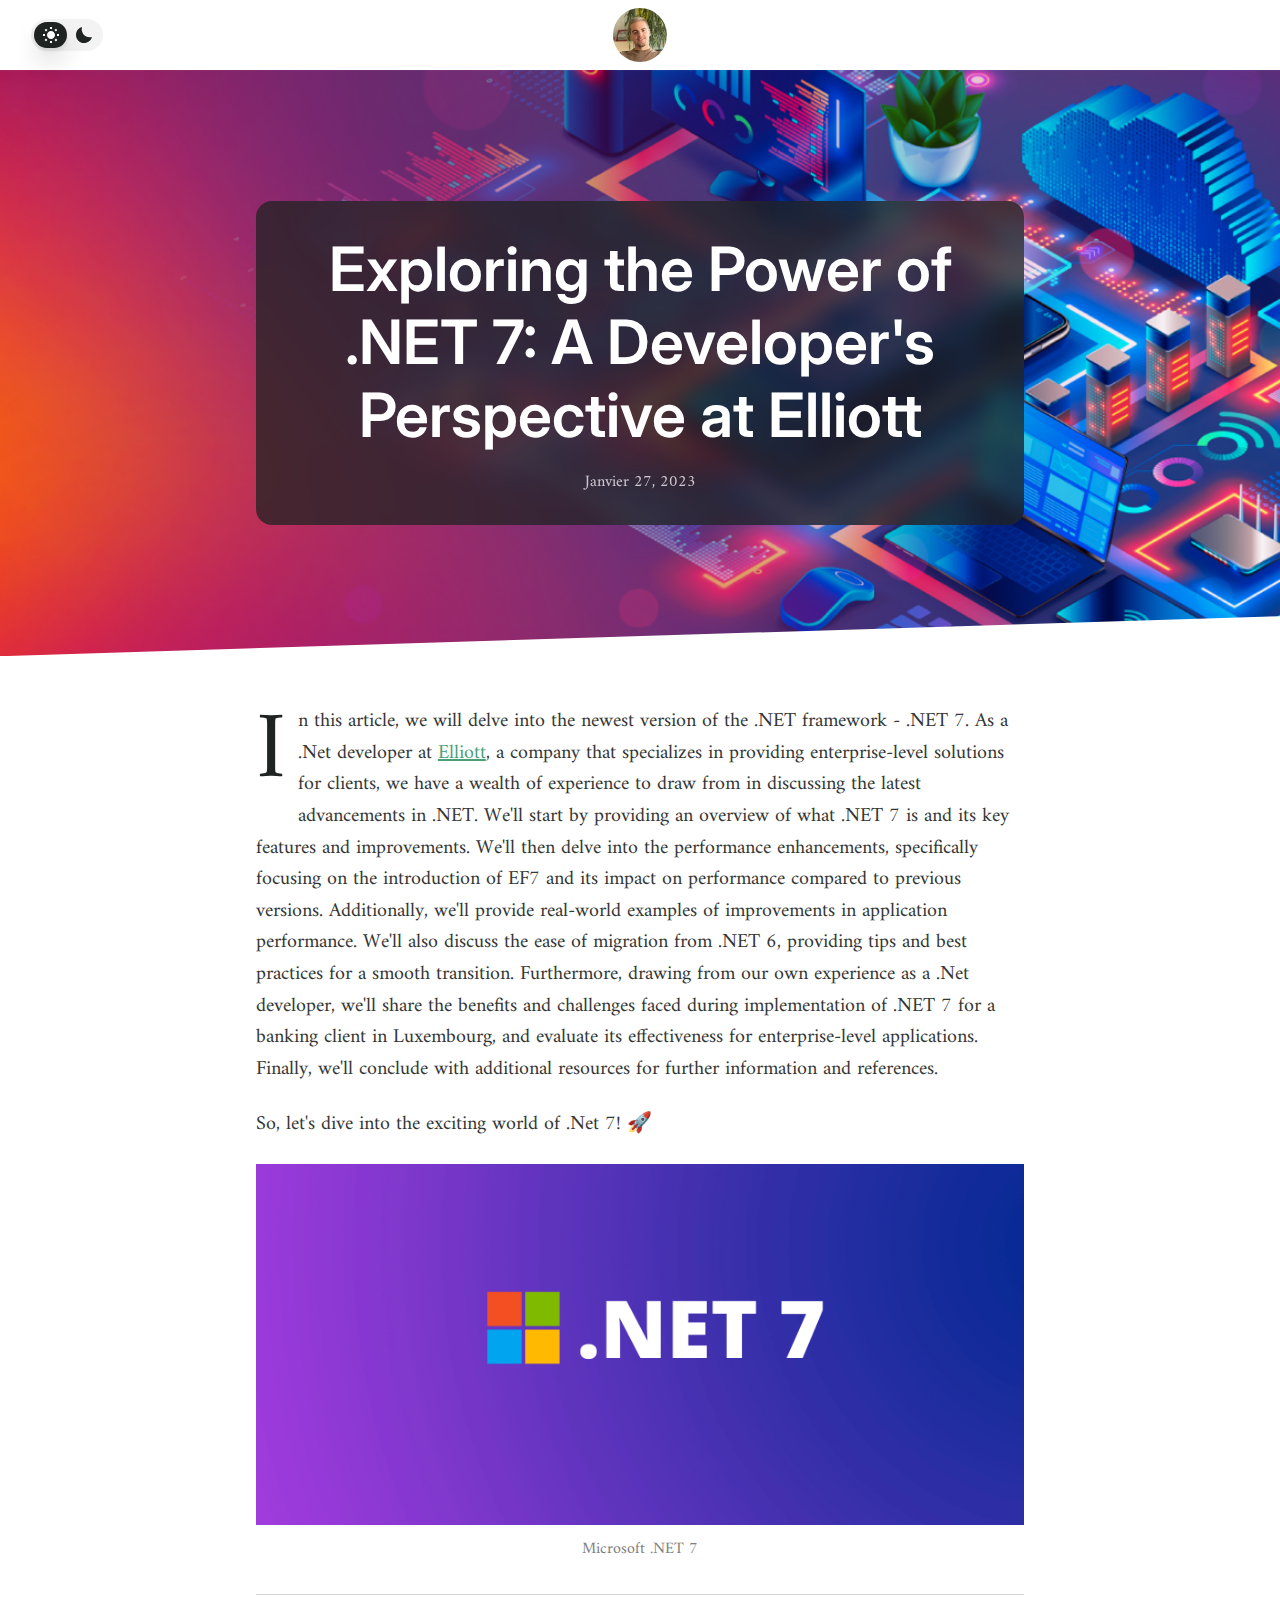
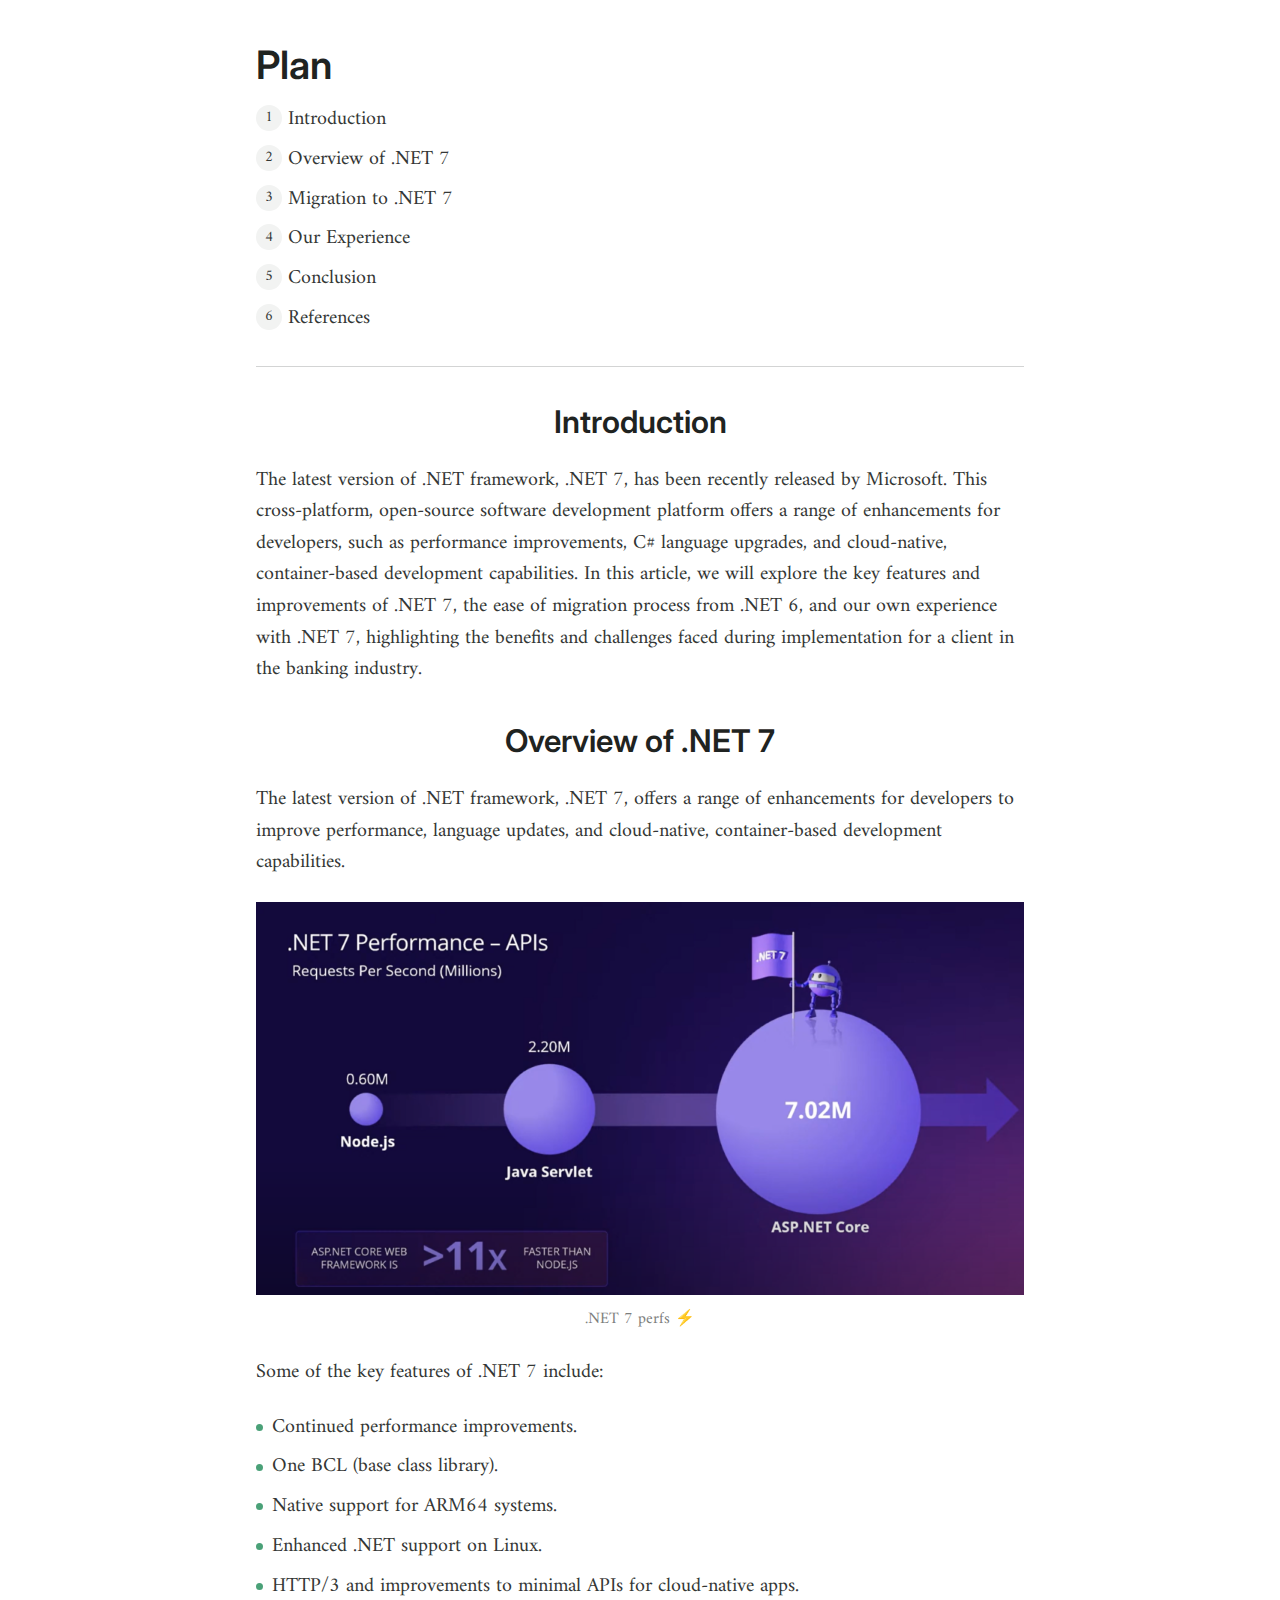
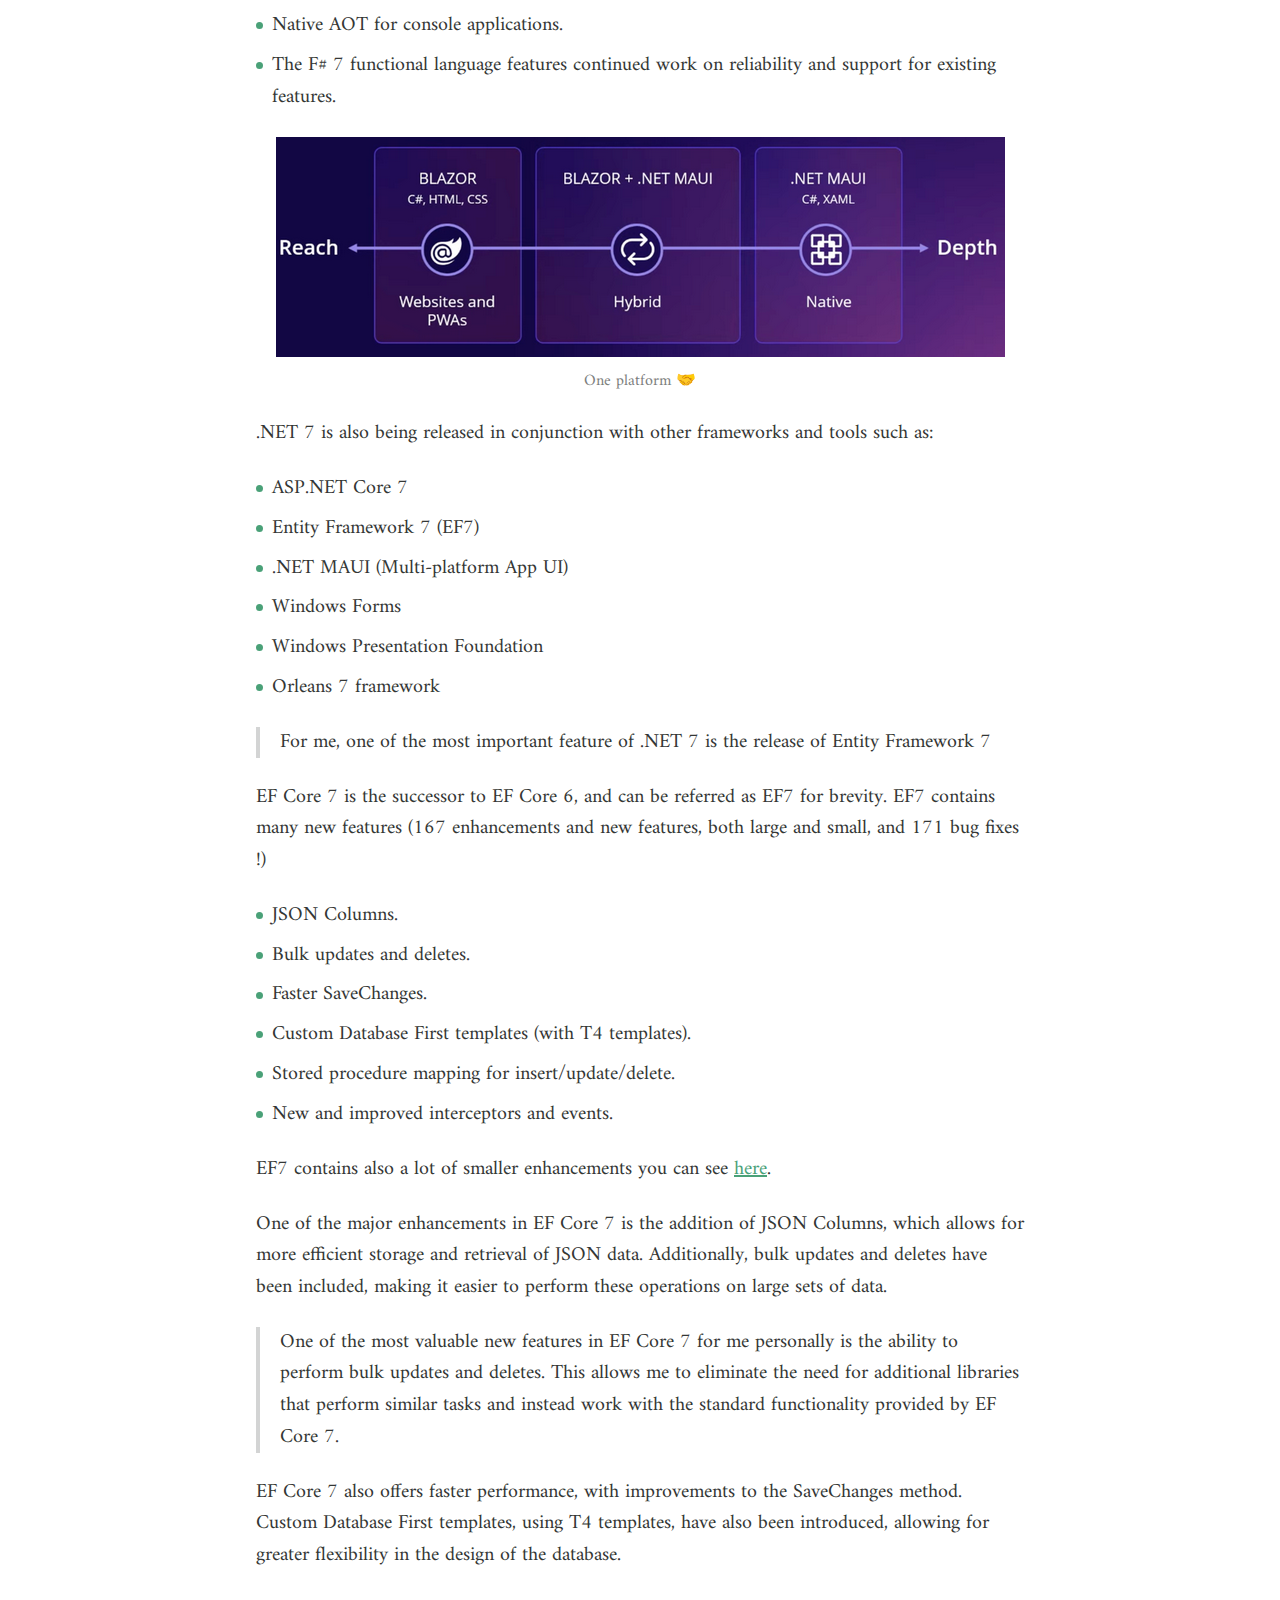
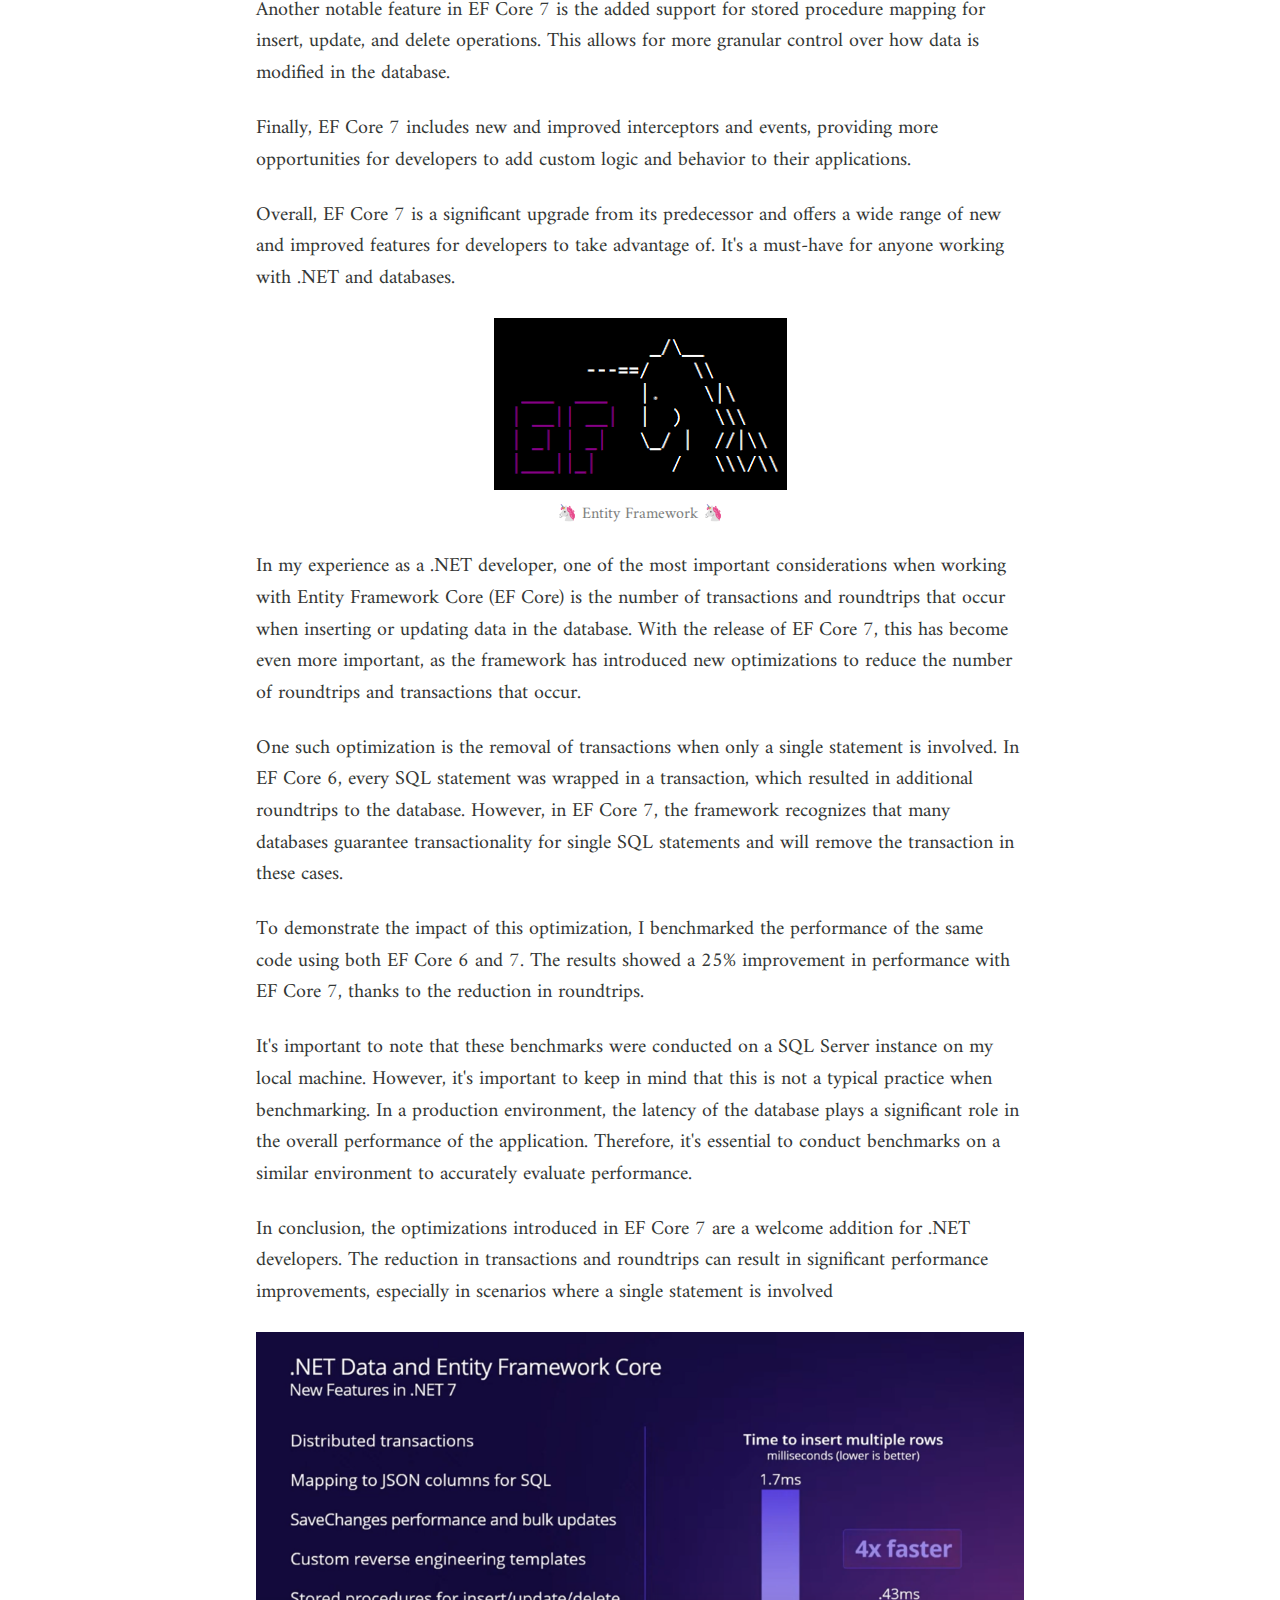
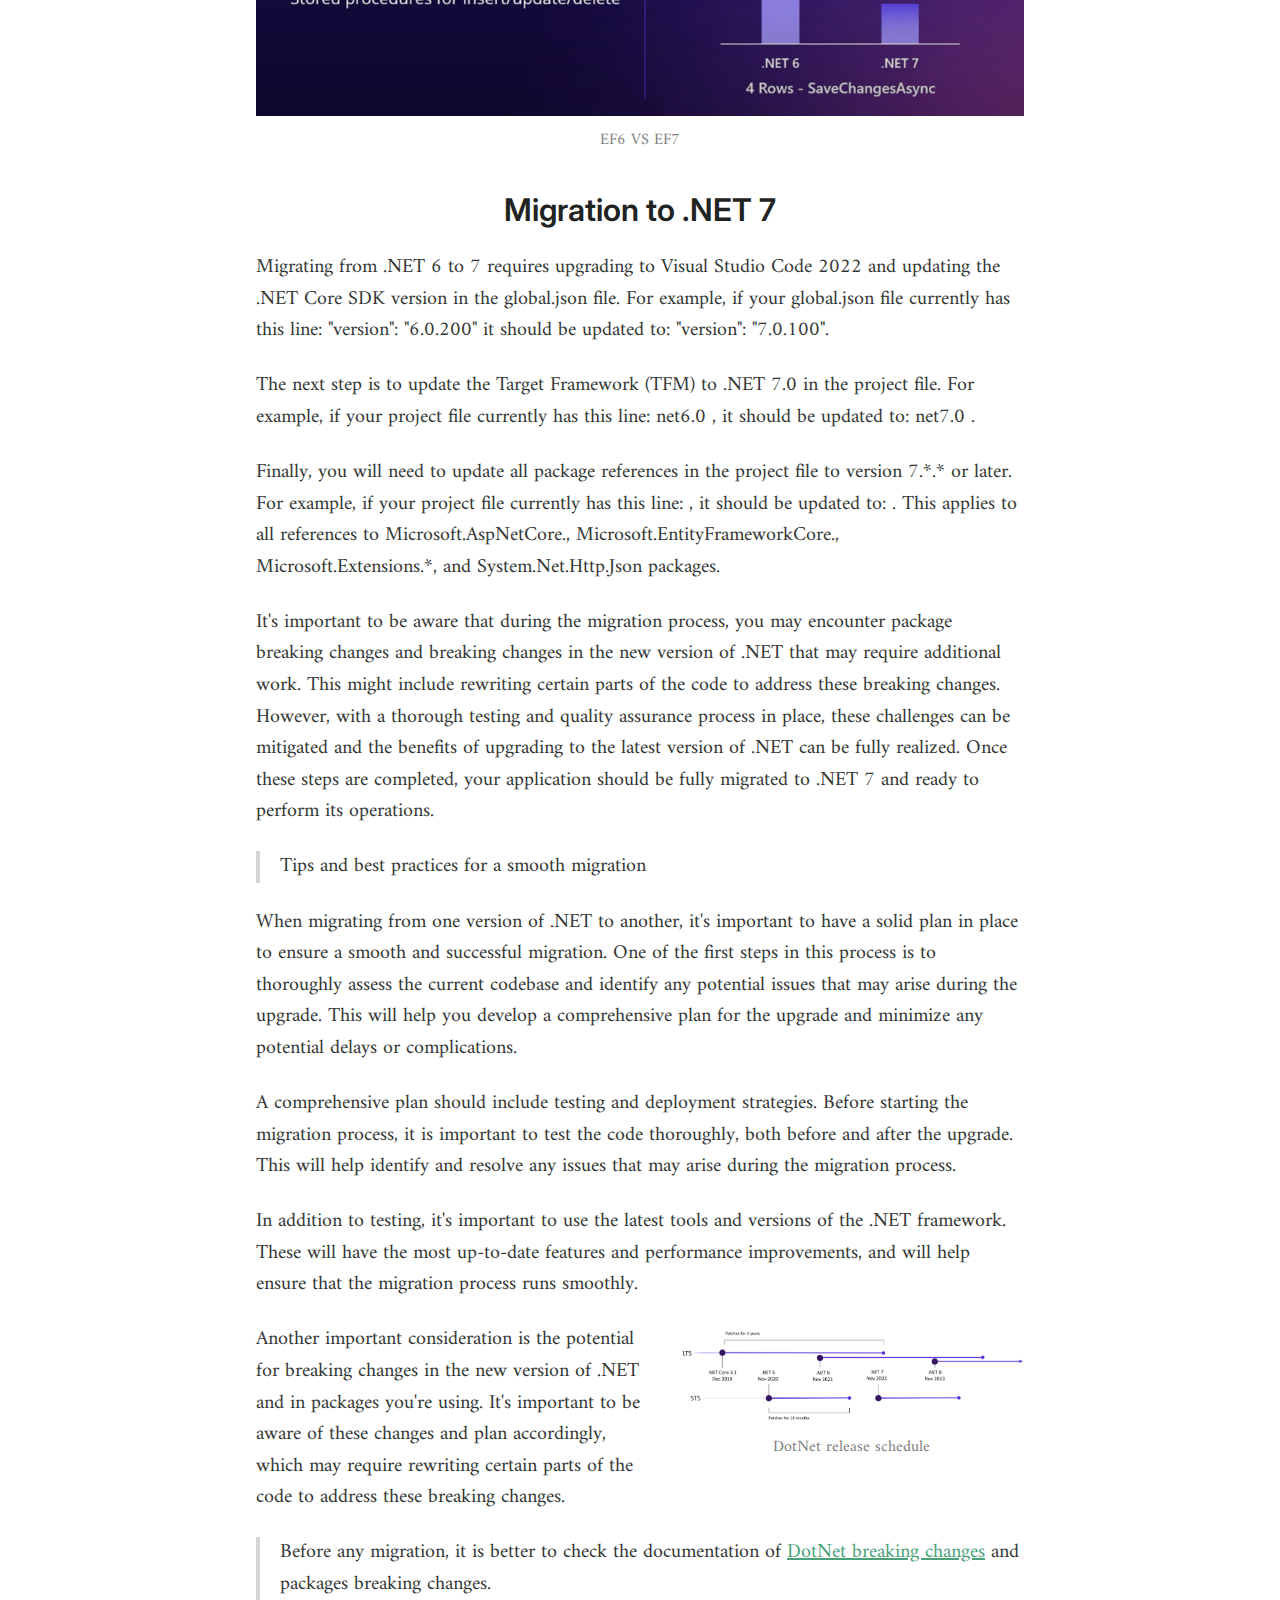
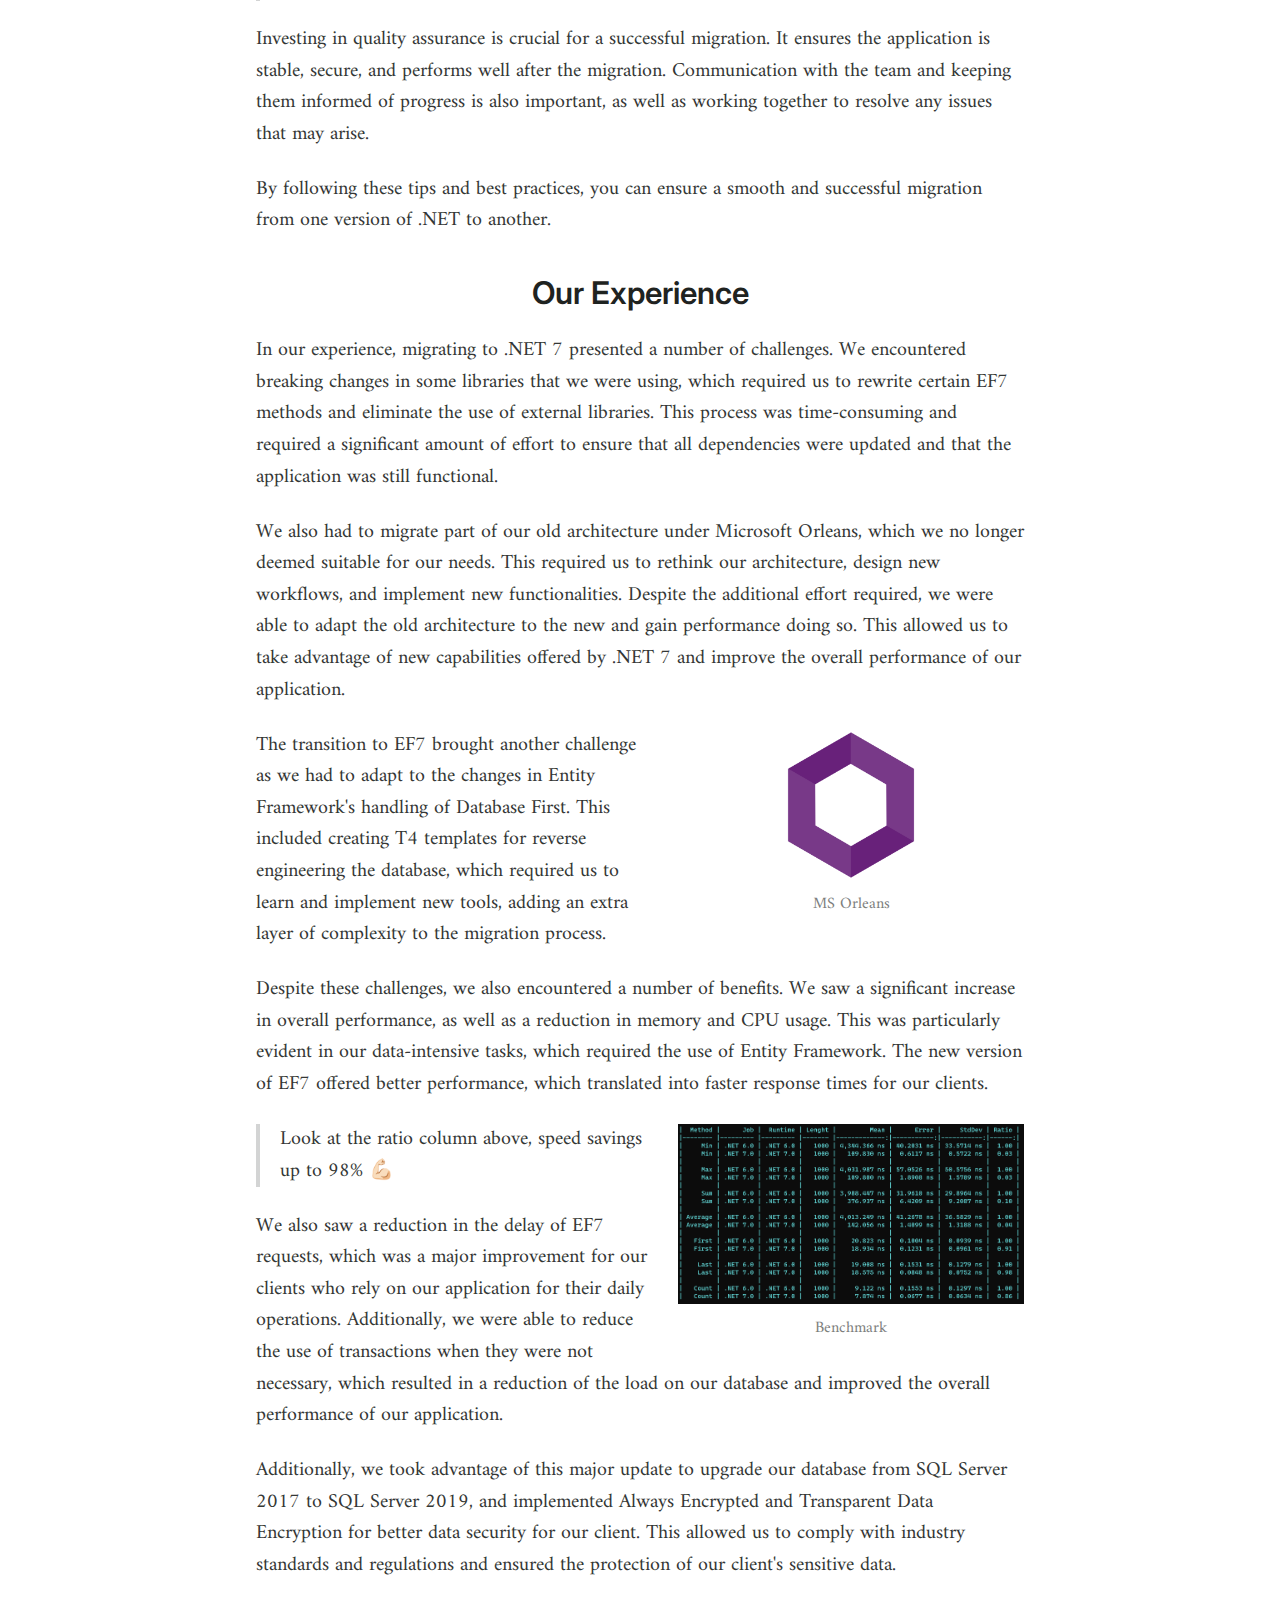
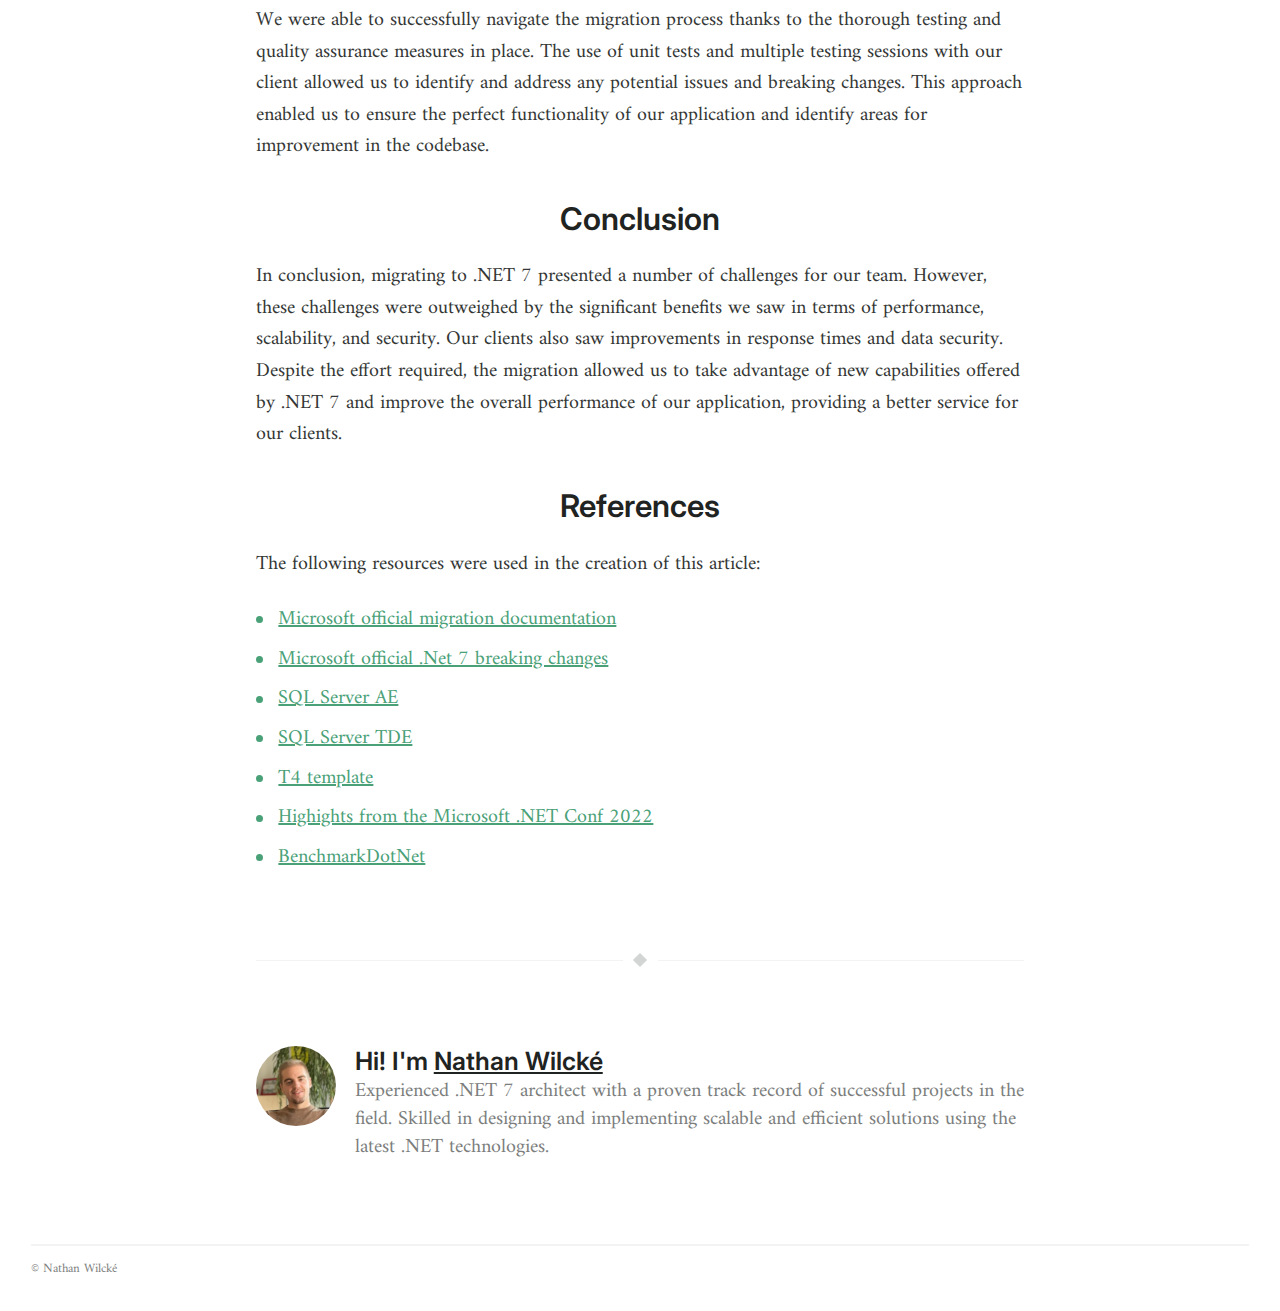
<file: index.html>
<!DOCTYPE html>
<html lang="en">
<head>
    <meta charset="UTF-8"/>
    <meta name="viewport" content="width=device-width,initial-scale=1"/>
    <script>
        document.getElementsByTagName("html")[0].className += " js";
    </script>
    <link rel="icon" type="image/svg+xml" href="assets/img/favicon.ico"/>
    <link
            href="https://fonts.googleapis.com/css2?family=Amiri:ital,wght@0,400;0,700;1,400;1,700&amp;family=Inter:wght@400;500;600;700&amp;display=swap"
            rel="stylesheet"
    />
    <link id="elliottframe" rel="stylesheet" href="assets/css/style5e1f.css?v=2"/>
    <script>
        if (!("CSS" in window) || !CSS.supports("color", "var(--color-var)")) {
            var cfStyle = document.getElementById("elliottframe");
            if (cfStyle) {
                var href = cfStyle.getAttribute("href");
                href = href.replace("style.html", "style-fallback.html");
                cfStyle.setAttribute("href", href);
            }
            document.getElementsByTagName("html")[0].className += " yx-nlx";
        }
    </script>
    <script src="assets/js/dark-mode.js"></script>
    <title>Nathan Wilcké</title>
</head>
<body>
<header class="yx-nmc">
    <div class="yx-t yx-ga yx-mf flex items-center">
        <a class="yx-nmh" href="#nathanRocks">
            <img src="assets/img/author-img-1.jpg" alt="Author picture" style="border-radius: 50%"/>
        </a>
        <ul class="yx-ndb yx-nlk" id="theme-switch">
            <li class="yx-ndw">
                <input
                        class="yx-ndk sr-only"
                        type="radio"
                        name="radio-switch-name"
                        id="radio-1"
                        value="light"
                        checked=""
                />
                <label class="yx-ndx" for="radio-1"
                >
                    <svg class="icon yx-rc" viewBox="0 0 16 16">
                        <title>Enable light mode</title>
                        <path
                                d="M7 0h2v2H7zM12.88 1.637l1.414 1.415-1.415 1.413-1.414-1.414zM14 7h2v2h-2zM12.95 14.433l-1.415-1.414 1.414-1.414 1.415 1.413zM7 14h2v2H7zM2.98 14.363L1.566 12.95l1.415-1.414 1.414 1.415zM0 7h2v2H0zM3.05 1.707L4.465 3.12 3.05 4.535 1.636 3.121z"
                        ></path>
                        <path
                                d="M8 4C5.8 4 4 5.8 4 8s1.8 4 4 4 4-1.8 4-4-1.8-4-4-4z"
                        ></path>
                    </svg
                    >
                </label>
            </li>
            <li class="yx-ndw">
                <input
                        class="yx-ndk sr-only"
                        type="radio"
                        name="radio-switch-name"
                        id="radio-2"
                        value="dark"
                />
                <label class="yx-ndx" for="radio-2"
                >
                    <svg class="icon yx-rc" viewBox="0 0 16 16">
                        <title>Enable dark mode</title>
                        <path
                                d="M6,0C2.5,0.9,0,4.1,0,7.9C0,12.4,3.6,16,8.1,16c3.8,0,6.9-2.5,7.9-6C9.9,11.7,4.3,6.1,6,0z"
                        ></path>
                    </svg>
                </label>
                <div aria-hidden="true" class="yx-nd_"></div>
            </li>
        </ul>
    </div>
</header>

<article class="t-article-v3 yx-sy js-reading-content">
    <div class="yx-nm_ yx-sg"
         style="background-image: url('assets/img/dotnetentry.png');">
        <div class="yx-t max-width-adaptive-sm">
            <div class="yx-nmj text-component yx-ht">
                <h1 class="text-xxxl yx-pn">
                    Exploring the Power of .NET 7: A Developer's Perspective at Elliott
                </h1>
                <p class="text-sm yx-pn">
                    Janvier 27, 2023
                </p>
            </div>
        </div>
    </div>

    <div class="yx-t max-width-adaptive-sm yx-sy js-sticky-sharebar-target">
        <div class="text-component yx-hm yx-ngo">
            <p class="yx-nhb">
                In this article, we will delve into the newest version of the .NET framework - .NET 7. As a .Net
                developer at <a href="https://elliott.lu/" target="_blank">Elliott</a>, a company that specializes in
                providing enterprise-level solutions for clients, we
                have a wealth of experience to draw from in discussing the latest advancements in .NET. We'll start by
                providing an overview of what .NET 7 is and its key features and improvements. We'll then delve into the
                performance enhancements, specifically focusing on the introduction of EF7 and its impact on performance
                compared to previous versions. Additionally, we'll provide real-world examples of improvements in
                application performance. We'll also discuss the ease of migration from .NET 6, providing tips and best
                practices for a smooth transition. Furthermore, drawing from our own experience as a .Net developer,
                we'll share the benefits and challenges faced during implementation of .NET 7 for a banking client in
                Luxembourg, and evaluate its effectiveness for enterprise-level applications. Finally, we'll conclude
                with additional resources for further information and references.
            </p>
            <p>
                So, let's dive into the exciting world of .Net 7! 🚀
            </p>

            <figure class="text-component__block">
                <img src="assets/img/dotnet7.png"
                     alt="Microsoft .NET 7"/>
                <figcaption>Microsoft .NET 7</figcaption>
            </figure>
            <hr/>

            <h2>Plan</h2>
            <ol class="yx-npq yx-ndt">
                <li>Introduction</li>
                <li>Overview of .NET 7</li>
                <li>Migration to .NET 7</li>
                <li>Our Experience</li>
                <li>Conclusion</li>
                <li>References</li>
            </ol>
            <hr/>
            <div class="text-component__block text-component__block--outset">
                <h3 class="yx-ht">
                    Introduction
                </h3>
            </div>
            <p>
                The latest version of .NET framework, .NET 7, has been recently released by Microsoft. This
                cross-platform, open-source software development platform offers a range of enhancements for developers,
                such as performance improvements, C# language upgrades, and cloud-native, container-based development
                capabilities. In this article, we will explore the key features and improvements of .NET 7, the ease of
                migration process from .NET 6, and our own experience with .NET 7, highlighting the benefits and
                challenges faced during implementation for a client in the banking industry.
            </p>

            <div class="text-component__block text-component__block--outset">
                <h3 class="yx-ht">
                    Overview of .NET 7
                </h3>
            </div>

            <p>
                The latest version of .NET framework, .NET 7, offers a range of enhancements for developers to improve
                performance, language updates, and cloud-native, container-based development capabilities.
            </p>

            <figure class="text-component__block">
                <img src="assets/img/nodecrap.png"
                     alt=".NET 7 perfs ⚡"/>
                <figcaption>.NET 7 perfs ⚡</figcaption>
            </figure>

            <p> Some of the key features of .NET 7 include:
            </p>

            <ul class="yx-npq yx-nde">
                <li>Continued performance improvements.</li>
                <li>One BCL (base class library).</li>
                <li>Native support for ARM64 systems.</li>
                <li>Enhanced .NET support on Linux.</li>
                <li>HTTP/3 and improvements to minimal APIs for cloud-native apps.</li>
                <li>Native AOT for console applications.</li>
                <li>The F# 7 functional language features continued work on reliability and support for existing
                    features.
                </li>
            </ul>
            <figure class="text-component__block">
                <img src="assets/img/one.png"
                     alt="Unify"/>
                <figcaption>One platform 🤝</figcaption>
            </figure>
            <p>
                .NET 7 is also being released in conjunction with other frameworks and tools such as:
            </p>

            <ul class="yx-npq yx-nde">
                <li>ASP.NET Core 7</li>
                <li>Entity Framework 7 (EF7)</li>
                <li>.NET MAUI (Multi-platform App UI)</li>
                <li>Windows Forms</li>
                <li>Windows Presentation Foundation</li>
                <li>Orleans 7 framework</li>
            </ul>

            <blockquote>
                For me, one of the most important feature of .NET 7 is the release of Entity Framework 7
            </blockquote>

            <p>
                EF Core 7 is the successor to EF Core 6, and can be referred as EF7 for brevity.
                EF7 contains many new features (167 enhancements and new features, both large and small, and 171 bug
                fixes !)
            </p>

            <ul class="yx-npq yx-nde">
                <li>JSON Columns.</li>
                <li>Bulk updates and deletes.</li>
                <li>Faster SaveChanges.</li>
                <li>Custom Database First templates (with T4 templates).</li>
                <li>Stored procedure mapping for insert/update/delete.</li>
                <li>New and improved interceptors and events.</li>
            </ul>

            <p>EF7 contains also a lot of smaller enhancements you can see <a
                    href="https://devblogs.microsoft.com/dotnet/announcing-ef7/" target="_blank">here</a>.</p>
            <p>
                One of the major enhancements in EF Core 7 is the addition of JSON Columns, which allows for more
                efficient storage and retrieval of JSON data. Additionally, bulk updates and deletes have been included,
                making it easier to perform these operations on large sets of data.
            <blockquote>
                One of the most valuable new features in EF Core 7 for me personally is the ability to perform bulk
                updates and deletes. This allows me to eliminate the need for additional libraries that perform similar
                tasks and instead work with the standard functionality provided by EF Core 7.
            </blockquote>

            </p>

            <p>
                EF Core 7 also offers faster performance, with improvements to the SaveChanges method. Custom Database
                First templates, using T4 templates, have also been introduced, allowing for greater flexibility in the
                design of the database.
            </p>

            <p>
                Another notable feature in EF Core 7 is the added support for stored procedure mapping for insert,
                update, and delete operations. This allows for more granular control over how data is modified in the
                database.
            </p>

            <p>
                Finally, EF Core 7 includes new and improved interceptors and events, providing more opportunities for
                developers to add custom logic and behavior to their applications.
            </p>

            <p>
                Overall, EF Core 7 is a significant upgrade from its predecessor and offers a wide range of new and
                improved features for developers to take advantage of. It's a must-have for anyone working with .NET and
                databases.
            </p>

            <figure class="text-component__block">
                <img src="assets/img/ef.png"
                     alt="🦄 Entity Framework 🦄"/>
                <figcaption>🦄 Entity Framework 🦄</figcaption>
            </figure>

            <p>
                In my experience as a .NET developer, one of the most important considerations when working with Entity
                Framework Core (EF Core) is the number of transactions and roundtrips that occur when inserting or
                updating data in the database. With the release of EF Core 7, this has become even more important, as
                the framework has introduced new optimizations to reduce the number of roundtrips and transactions that
                occur.
            </p>

            <p>
                One such optimization is the removal of transactions when only a single statement is involved. In EF
                Core 6, every SQL statement was wrapped in a transaction, which resulted in additional roundtrips to the
                database. However, in EF Core 7, the framework recognizes that many databases guarantee transactionality
                for single SQL statements and will remove the transaction in these cases.
            </p>

            <p>
                To demonstrate the impact of this optimization, I benchmarked the performance of the same code using
                both EF Core 6 and 7. The results showed a 25% improvement in performance with EF Core 7, thanks to the
                reduction in roundtrips.
            </p>

            <p>
                It's important to note that these benchmarks were conducted on a SQL Server instance on my local
                machine. However, it's important to keep in mind that this is not a typical practice when benchmarking.
                In a production environment, the latency of the database plays a significant role in the overall
                performance of the application. Therefore, it's essential to conduct benchmarks on a similar environment
                to accurately evaluate performance.
            </p>

            <p>
                In conclusion, the optimizations introduced in EF Core 7 are a welcome addition for .NET developers. The
                reduction in transactions and roundtrips can result in significant performance improvements, especially
                in scenarios where a single statement is involved
            </p>

            <figure class="text-component__block">
                <img src="assets/img/dotnetversus.png"
                     alt="EF6 VS EF7"/>
                <figcaption>EF6 VS EF7</figcaption>
            </figure>

            <div class="text-component__block text-component__block--outset">
                <h3 class="yx-ht">
                    Migration to .NET 7
                </h3>
            </div>

            <p>
                Migrating from .NET 6 to 7 requires upgrading to Visual Studio Code 2022 and updating the .NET Core SDK
                version in the global.json file. For example, if your global.json file currently has this line:
                "version": "6.0.200" it should be updated to: "version": "7.0.100".
            </p>

            <p>
                The next step is to update the Target Framework (TFM) to .NET 7.0 in the project file. For example, if
                your project file currently has this line:
                <code>
                    <TargetFramework>net6.0</TargetFramework>
                </code>
                , it should be updated to:
                <code>
                    <TargetFramework>net7.0</TargetFramework>
                </code>
                .
            </p>
            <p>
                Finally, you will need to update all package references in the project file to version 7.*.* or later.
                For example, if your project file currently has this line:
                <PackageReference Include="Microsoft.AspNetCore.JsonPatch" Version="6.0.0"/>
                , it should be updated to:
                <PackageReference Include="Microsoft.AspNetCore.JsonPatch" Version="7.0.1"/>
                .
                This applies to all references to Microsoft.AspNetCore., Microsoft.EntityFrameworkCore.,
                Microsoft.Extensions.*, and System.Net.Http.Json packages.
            </p>

            <p>
                It's important to be aware that during the migration process, you may encounter package breaking changes
                and breaking changes in the new version of .NET that may require additional work. This might include
                rewriting certain parts of the code to address these breaking changes. However, with a thorough testing
                and quality assurance process in place, these challenges can be mitigated and the benefits of upgrading
                to the latest version of .NET can be fully realized.

                Once these steps are completed, your application should be fully migrated to .NET 7 and ready to perform
                its operations.
            </p>

            <blockquote>
                Tips and best practices for a smooth migration
            </blockquote>

            <p>
                When migrating from one version of .NET to another, it's important to have a solid plan in place to
                ensure a smooth and successful migration. One of the first steps in this process is to thoroughly assess
                the current codebase and identify any potential issues that may arise during the upgrade. This will help
                you develop a comprehensive plan for the upgrade and minimize any potential delays or complications.
            </p>

            <p>
                A comprehensive plan should include testing and deployment strategies. Before starting the migration
                process, it is important to test the code thoroughly, both before and after the upgrade. This will help
                identify and resolve any issues that may arise during the migration process.
            </p>

            <p>
                In addition to testing, it's important to use the latest tools and versions of the .NET framework. These
                will have the most up-to-date features and performance improvements, and will help ensure that the
                migration process runs smoothly.
            </p>

            <figure
                    class="text-component__block text-component__block--outset text-component__block--right"
            >
                <img src="assets/img/release-schedule.png"
                     alt="DotNet release schedule"/>
                <figcaption>DotNet release schedule</figcaption>
            </figure>

            <p>
                Another important consideration is the potential for breaking changes in the new version of .NET and in
                packages you're using. It's important to be aware of these changes and plan accordingly, which may
                require rewriting certain parts of the code to address these breaking changes.
            </p>

            <blockquote>
                Before any migration, it is better to check the documentation of <a
                    href="https://learn.microsoft.com/en-us/dotnet/core/compatibility/7.0" target="_blank">DotNet
                breaking changes</a> and packages breaking changes.
            </blockquote>

            <p>
                Investing in quality assurance is crucial for a successful migration. It ensures the application is
                stable, secure, and performs well after the migration. Communication with the team and keeping them
                informed of progress is also important, as well as working together to resolve any issues that may
                arise.
            </p>

            <p>
                By following these tips and best practices,
                you can ensure a smooth and successful migration from one version of .NET to another.
            <p>

            <div class="text-component__block text-component__block--outset">
                <h3 class="yx-ht">
                    Our Experience
                </h3>
            </div>

            <p>
                In our experience, migrating to .NET 7 presented a number of challenges. We encountered breaking changes
                in some libraries that we were using, which required us to rewrite certain EF7 methods and eliminate the
                use of external libraries. This process was time-consuming and required a significant amount of effort
                to ensure that all dependencies were updated and that the application was still functional.
            </p>

            <p>
                We also had to migrate part of our old architecture under Microsoft Orleans, which we no longer deemed
                suitable for our needs. This required us to rethink our architecture, design new workflows, and
                implement new functionalities. Despite the additional effort required, we were able to adapt the old
                architecture to the new and gain performance doing so. This allowed us to take advantage of new
                capabilities offered by .NET 7 and improve the overall performance of our application.
            </p>
            
            <figure class="text-component__block text-component__block--outset text-component__block--right">
                <img style="height: 150px;width: 150px"
                     src="assets/img/orleans.png"
                     alt="MS Orleans"/>
                <figcaption>MS Orleans</figcaption>
            </figure>

            <p>
                The transition to EF7 brought another challenge as we had to adapt to the changes in Entity Framework's
                handling of Database First. This included creating T4 templates for reverse engineering the database,
                which required us to learn and implement new tools, adding an extra layer of complexity to the migration
                process.
            </p>

            <p>
                Despite these challenges, we also encountered a number of benefits. We saw a significant increase in
                overall performance, as well as a reduction in memory and CPU usage. This was particularly evident in
                our data-intensive tasks, which required the use of Entity Framework. The new version of EF7 offered
                better performance, which translated into faster response times for our clients.
            </p>

            <figure class="text-component__block text-component__block--outset text-component__block--right">
                <img
                        src="assets/img/bench.png"
                        alt="Benchmark"/>
                <figcaption>Benchmark</figcaption>
            </figure>
            
            <blockquote>
                Look at the ratio column above, speed savings up to 98% 💪🏻
            </blockquote>

            <p>
                We also saw a reduction in the delay of EF7 requests, which was a major improvement for our clients who
                rely on our application for their daily operations. Additionally, we were able to reduce the use of
                transactions when they were not necessary, which resulted in a reduction of the load on our database and
                improved the overall performance of our application.
            </p>

            <p>
                Additionally, we took advantage of this major update to upgrade our database from SQL Server 2017 to SQL
                Server 2019, and implemented Always Encrypted and Transparent Data Encryption for better data security
                for our client. This allowed us to comply with industry standards and regulations and ensured the
                protection of our client's sensitive data.
            </p>

            <p>
                We were able to successfully navigate the migration process thanks to the thorough testing and quality
                assurance measures in place. The use of unit tests and multiple testing sessions with our client allowed
                us to identify and address any potential issues and breaking changes. This approach enabled us to ensure
                the perfect functionality of our application and identify areas for improvement in the codebase.
            </p>

            <div class="text-component__block text-component__block--outset">
                <h3 class="yx-ht">
                    Conclusion
                </h3>
            </div>

            <p>
                In conclusion, migrating to .NET 7 presented a number of challenges for our team. However, these
                challenges were
                outweighed by the significant benefits we saw in terms of performance, scalability, and security. Our
                clients also saw improvements in response times and data security. Despite the effort required, the
                migration allowed us to take advantage of new capabilities offered by .NET 7 and improve the overall
                performance of our application, providing a better service for our clients.
            </p>

            <div class="text-component__block text-component__block--outset">
                <h3 class="yx-ht">
                    References
                </h3>
            </div>

            <p>
                The following resources were used in the creation of this article:
            </p>
            <ul class="yx-npq yx-nde">
                <li>
                    <a href="https://learn.microsoft.com/fr-fr/dotnet/architecture/modernize-desktop/example-migration"
                       target="_blank">Microsoft official migration documentation</a></li>
                <li>
                    <a href="https://learn.microsoft.com/en-us/dotnet/core/compatibility/7.0" target="_blank">Microsoft
                        official .Net 7 breaking changes</a>
                </li>
                <li>
                    <a href="https://learn.microsoft.com/fr-fr/sql/relational-databases/security/encryption/always-encrypted-database-engine?view=sql-server-ver16"
                       target="_blank">SQL Server AE</a>
                </li>
                <li>
                    <a href="https://learn.microsoft.com/fr-fr/azure/azure-sql/database/transparent-data-encryption-tde-overview?view=azuresql&viewFallbackFrom=sql-server-ver16&tabs=azure-portal"
                       target="_blank">SQL Server TDE</a>
                </li>
                <li>
                    <a href="https://learn.microsoft.com/fr-fr/visualstudio/modeling/code-generation-and-t4-text-templates?view=vs-2022"
                       target="_blank">T4 template</a>
                </li>
                <li>
                    <a href="https://www.eqengineered.com/insights/microsoft-dotnetcon-2022"
                       target="_blank">Highights from the Microsoft .NET Conf 2022</a>
                </li>
                <li>
                    <a href="https://benchmarkdotnet.org/articles/guides/getting-started.html"
                       target="_blank">BenchmarkDotNet</a>
                </li>
            </ul>
        </div>
    </div>
    <div class="yx-nmq yx-t max-width-adaptive-sm yx-sy" aria-hidden="true">
        <span></span>
    </div>
    <div class="yx-t max-width-adaptive-sm">
        <div class="yx-nht">
            <a href="https://www.linkedin.com/in/naw57/" target="_blank" class="yx-nhn"
            ><img src="assets/img/author-img-1.jpg" alt="Author picture"
            /></a>
            <div class="yx-nhr text-component yx-ngr">
                <h4>
                    Hi! I'm <a href="https://www.linkedin.com/in/naw57/" target="_blank" rel="author">Nathan Wilcké</a>
                </h4>
                <p class="color-contrast-medium">
                    Experienced .NET 7 architect with a proven track record of successful projects in the field. Skilled
                    in designing and implementing scalable and efficient solutions using the latest .NET technologies.
                </p>
            </div>
        </div>
    </div>
</article>

<footer class="yx-ndn">
    <div class="yx-t yx-ge yx-yy yx-yw yx-yj yx-af yx-aj">
        <div class="flex yx-r_ items-center gap-xxs yx-tih yx-ti_">
            <div>
                <div class="text-sm yx-twd color-contrast-medium flex yx-rk gap-xs">
                    <span>© Nathan Wilcké</span>
                </div>
            </div>
            <div>

            </div>
        </div>
    </div>
</footer>
<script src="assets/js/scripts5e1f.js?v=2"></script>
</body>
</html>
</file>
<file: assets/css/style5e1f.css>
*, *::after, *::before {
    box-sizing: inherit
}

* {
    font: inherit
}

html, body, div, span, applet, object, iframe, h1, h2, h3, h4, h5, h6, p, blockquote, pre, a, abbr, acronym, address, big, cite, code, del, dfn, em, img, ins, kbd, q, s, samp, small, strike, strong, sub, sup, tt, var, b, u, i, center, dl, dt, dd, ol, ul, li, fieldset, form, label, legend, table, caption, tbody, tfoot, thead, tr, th, td, article, aside, canvas, details, embed, figure, figcaption, footer, header, hgroup, menu, nav, output, ruby, section, summary, time, mark, audio, video, hr {
    margin: 0;
    padding: 0;
    border: 0
}

html {
    box-sizing: border-box
}

body {
    background-color: var(--color-bg, white)
}

article, aside, details, figcaption, figure, footer, header, hgroup, menu, nav, section, main, form legend {
    display: block
}

ol, ul {
    list-style: none
}

blockquote, q {
    quotes: none
}

button, input, textarea, select {
    margin: 0
}

.btn, .form-control, .link, .reset {
    background-color: transparent;
    padding: 0;
    border: 0;
    border-radius: 0;
    color: inherit;
    line-height: inherit;
    -webkit-appearance: none;
    -moz-appearance: none;
    appearance: none
}

select.form-control::-ms-expand {
    display: none
}

textarea {
    resize: vertical;
    overflow: auto;
    vertical-align: top
}

input::-ms-clear {
    display: none
}

table {
    border-collapse: collapse;
    border-spacing: 0
}

img, video, svg {
    max-width: 100%
}

[data-theme] {
    background-color: var(--color-bg, white);
    color: var(--color-contrast-high, #313135)
}

:root {
    --space-unit: 1em
}

:root, * {
    --space-xxxxs: calc(0.125 * var(--space-unit));
    --space-xxxs: calc(0.25 * var(--space-unit));
    --space-xxs: calc(0.375 * var(--space-unit));
    --space-xs: calc(0.5 * var(--space-unit));
    --space-sm: calc(0.75 * var(--space-unit));
    --space-md: calc(1.25 * var(--space-unit));
    --space-lg: calc(2 * var(--space-unit));
    --space-xl: calc(3.25 * var(--space-unit));
    --space-xxl: calc(5.25 * var(--space-unit));
    --space-xxxl: calc(8.5 * var(--space-unit));
    --space-xxxxl: calc(13.75 * var(--space-unit));
    --component-padding: var(--space-md)
}

.yx-t {
    width: calc(100% - 2 * var(--component-padding));
    margin-left: auto;
    margin-right: auto
}

.yx-n {
    --gap: 0px;
    --offset: var(--gap);
    display: flex;
    flex-wrap: wrap
}

.yx-n > * {
    flex-basis: 100%;
    max-width: 100%;
    min-width: 0
}

@supports (--css:variables) {
    .yx-n > *[class*=offset-] {
        margin-left: var(--offset)
    }
}

[class*=gap-xxxxs], [class*=gap-xxxs], [class*=gap-xxs], [class*=gap-xs], [class*=gap-sm], [class*=gap-md], [class*=gap-lg], [class*=gap-xl], [class*=gap-xxl], [class*=gap-xxxl], [class*=gap-xxxxl], [class*=grid-gap-], [class*=flex-gap-] {
    margin-bottom: -.75em;
    margin-left: -.75em
}

[class*=gap-xxxxs] > *, [class*=gap-xxxs] > *, [class*=gap-xxs] > *, [class*=gap-xs] > *, [class*=gap-sm] > *, [class*=gap-md] > *, [class*=gap-lg] > *, [class*=gap-xl] > *, [class*=gap-xxl] > *, [class*=gap-xxxl] > *, [class*=gap-xxxxl] > *, [class*=grid-gap-] > *, [class*=flex-gap-] > * {
    margin-bottom: .75em;
    margin-left: .75em
}

@supports (--css:variables) {
    [class*=gap-xxxxs], [class*=gap-xxxs], [class*=gap-xxs], [class*=gap-xs], [class*=gap-sm], [class*=gap-md], [class*=gap-lg], [class*=gap-xl], [class*=gap-xxl], [class*=gap-xxxl], [class*=gap-xxxxl], [class*=grid-gap-], [class*=flex-gap-] {
        --gap: 0px;
        --offset: var(--gap);
        margin-bottom: calc(-1 * var(--gap));
        margin-left: calc(-1 * var(--gap))
    }

    [class*=gap-xxxxs] > *, [class*=gap-xxxs] > *, [class*=gap-xxs] > *, [class*=gap-xs] > *, [class*=gap-sm] > *, [class*=gap-md] > *, [class*=gap-lg] > *, [class*=gap-xl] > *, [class*=gap-xxl] > *, [class*=gap-xxxl] > *, [class*=gap-xxxxl] > *, [class*=grid-gap-] > *, [class*=flex-gap-] > * {
        margin-bottom: var(--gap);
        margin-left: var(--offset)
    }

    .gap-xxxxs, .yx-tgrid-gap-n, .yx-tflex-gap-n {
        --gap: var(--space-xxxxs)
    }

    .gap-xxxs, .yx-rgrid-gap-i, .yx-rflex-gap-i {
        --gap: var(--space-xxxs)
    }

    .gap-xxs, .yx-sgrid-gap-o, .yx-sflex-gap-o {
        --gap: var(--space-xxs)
    }

    .gap-xs, .yx-ugrid-gap-a, .yx-uflex-gap-a {
        --gap: var(--space-xs)
    }

    .gap-sm, .yx-fgrid-gap-l, .yx-fflex-gap-l {
        --gap: var(--space-sm)
    }

    .gap-md, .yx-cgrid-gap-h, .yx-cflex-gap-h {
        --gap: var(--space-md)
    }

    .gap-lg, .yx-pgrid-gap-d, .yx-pflex-gap-d {
        --gap: var(--space-lg)
    }

    .gap-xl, .yx-vgrid-gap-m, .yx-vflex-gap-m {
        --gap: var(--space-xl)
    }

    .gap-xxl, .yx-ggrid-gap-y, .yx-gflex-gap-y {
        --gap: var(--space-xxl)
    }

    .gap-xxxl, .yx-bgrid-gap-w, .yx-bflex-gap-w {
        --gap: var(--space-xxxl)
    }

    .gap-xxxxl, .yx-xgrid-gap-k, .yx-xflex-gap-k {
        --gap: var(--space-xxxxl)
    }
}

.col {
    flex-grow: 1;
    flex-basis: 0;
    max-width: 100%
}

.yx-r {
    flex-basis: calc(8.33% - 0.01px - var(--gap, 0.75em));
    max-width: calc(8.33% - 0.01px - var(--gap, 0.75em))
}

.yx-i {
    flex-basis: calc(16.66% - 0.01px - var(--gap, 0.75em));
    max-width: calc(16.66% - 0.01px - var(--gap, 0.75em))
}

.yx-s {
    flex-basis: calc(25% - 0.01px - var(--gap, 0.75em));
    max-width: calc(25% - 0.01px - var(--gap, 0.75em))
}

.yx-o {
    flex-basis: calc(33.33% - 0.01px - var(--gap, 0.75em));
    max-width: calc(33.33% - 0.01px - var(--gap, 0.75em))
}

.yx-u {
    flex-basis: calc(41.66% - 0.01px - var(--gap, 0.75em));
    max-width: calc(41.66% - 0.01px - var(--gap, 0.75em))
}

.col-6 {
    flex-basis: calc(50% - 0.01px - var(--gap, 0.75em));
    max-width: calc(50% - 0.01px - var(--gap, 0.75em))
}

.yx-a {
    flex-basis: calc(58.33% - 0.01px - var(--gap, 0.75em));
    max-width: calc(58.33% - 0.01px - var(--gap, 0.75em))
}

.yx-f {
    flex-basis: calc(66.66% - 0.01px - var(--gap, 0.75em));
    max-width: calc(66.66% - 0.01px - var(--gap, 0.75em))
}

.yx-l {
    flex-basis: calc(75% - 0.01px - var(--gap, 0.75em));
    max-width: calc(75% - 0.01px - var(--gap, 0.75em))
}

.yx-c {
    flex-basis: calc(83.33% - 0.01px - var(--gap, 0.75em));
    max-width: calc(83.33% - 0.01px - var(--gap, 0.75em))
}

.yx-h {
    flex-basis: calc(91.66% - 0.01px - var(--gap, 0.75em));
    max-width: calc(91.66% - 0.01px - var(--gap, 0.75em))
}

.yx-p {
    flex-basis: calc(100% - 0.01px - var(--gap, 0.75em));
    max-width: calc(100% - 0.01px - var(--gap, 0.75em))
}

.yx-d {
    flex-grow: 0;
    flex-basis: initial;
    max-width: initial
}

.yx-nmz {
    --offset: calc(8.33% + var(--gap, 0.75em))
}

.yx-roffset-i {
    --offset: calc(16.66% + var(--gap, 0.75em))
}

.yx-soffset-o {
    --offset: calc(25% + var(--gap, 0.75em))
}

.yx-uoffset-a {
    --offset: calc(33.33% + var(--gap, 0.75em))
}

.yx-foffset-l {
    --offset: calc(41.66% + var(--gap, 0.75em))
}

.yx-coffset-h {
    --offset: calc(50% + var(--gap, 0.75em))
}

.yx-poffset-d {
    --offset: calc(58.33% + var(--gap, 0.75em))
}

.yx-voffset-m {
    --offset: calc(66.66% + var(--gap, 0.75em))
}

.yx-goffset-y {
    --offset: calc(75% + var(--gap, 0.75em))
}

.yx-boffset-w {
    --offset: calc(83.33% + var(--gap, 0.75em))
}

.yx-xoffset-k {
    --offset: calc(91.66% + var(--gap, 0.75em))
}

@media (min-width: 32rem) {
    .yx-v {
        flex-grow: 1;
        flex-basis: 0;
        max-width: 100%
    }

    .yx-m {
        flex-basis: calc(8.33% - 0.01px - var(--gap, 0.75em));
        max-width: calc(8.33% - 0.01px - var(--gap, 0.75em))
    }

    .yx-g {
        flex-basis: calc(16.66% - 0.01px - var(--gap, 0.75em));
        max-width: calc(16.66% - 0.01px - var(--gap, 0.75em))
    }

    .yx-y {
        flex-basis: calc(25% - 0.01px - var(--gap, 0.75em));
        max-width: calc(25% - 0.01px - var(--gap, 0.75em))
    }

    .yx-b {
        flex-basis: calc(33.33% - 0.01px - var(--gap, 0.75em));
        max-width: calc(33.33% - 0.01px - var(--gap, 0.75em))
    }

    .yx-w {
        flex-basis: calc(41.66% - 0.01px - var(--gap, 0.75em));
        max-width: calc(41.66% - 0.01px - var(--gap, 0.75em))
    }

    .yx-x {
        flex-basis: calc(50% - 0.01px - var(--gap, 0.75em));
        max-width: calc(50% - 0.01px - var(--gap, 0.75em))
    }

    .yx-k {
        flex-basis: calc(58.33% - 0.01px - var(--gap, 0.75em));
        max-width: calc(58.33% - 0.01px - var(--gap, 0.75em))
    }

    .yx-_ {
        flex-basis: calc(66.66% - 0.01px - var(--gap, 0.75em));
        max-width: calc(66.66% - 0.01px - var(--gap, 0.75em))
    }

    .yx-j {
        flex-basis: calc(75% - 0.01px - var(--gap, 0.75em));
        max-width: calc(75% - 0.01px - var(--gap, 0.75em))
    }

    .yx-q {
        flex-basis: calc(83.33% - 0.01px - var(--gap, 0.75em));
        max-width: calc(83.33% - 0.01px - var(--gap, 0.75em))
    }

    .yx-z {
        flex-basis: calc(91.66% - 0.01px - var(--gap, 0.75em));
        max-width: calc(91.66% - 0.01px - var(--gap, 0.75em))
    }

    .yx-te {
        flex-basis: calc(100% - 0.01px - var(--gap, 0.75em));
        max-width: calc(100% - 0.01px - var(--gap, 0.75em))
    }

    .yx-tt {
        flex-grow: 0;
        flex-basis: initial;
        max-width: initial
    }

    .yx-_offset-j {
        --offset: calc(8.33% + var(--gap, 0.75em))
    }

    .yx-qoffset-z {
        --offset: calc(16.66% + var(--gap, 0.75em))
    }

    .yx-teoffset-tt {
        --offset: calc(25% + var(--gap, 0.75em))
    }

    .yx-tnoffset-tr {
        --offset: calc(33.33% + var(--gap, 0.75em))
    }

    .yx-tioffset-ts {
        --offset: calc(41.66% + var(--gap, 0.75em))
    }

    .yx-tooffset-tu {
        --offset: calc(50% + var(--gap, 0.75em))
    }

    .yx-taoffset-tf {
        --offset: calc(58.33% + var(--gap, 0.75em))
    }

    .yx-tloffset-tc {
        --offset: calc(66.66% + var(--gap, 0.75em))
    }

    .yx-thoffset-tp {
        --offset: calc(75% + var(--gap, 0.75em))
    }

    .yx-tdoffset-tv {
        --offset: calc(83.33% + var(--gap, 0.75em))
    }

    .yx-tmoffset-tg {
        --offset: calc(91.66% + var(--gap, 0.75em))
    }

    @supports (--css:variables) {
        .yx-ugap-xxxxsa {
            --gap: var(--space-xxxxs)
        }

        .yx-ugap-xxxsa {
            --gap: var(--space-xxxs)
        }

        .yx-ugap-xxsa {
            --gap: var(--space-xxs)
        }

        .yx-ugap-xsa {
            --gap: var(--space-xs)
        }

        .yx-ugap-sma {
            --gap: var(--space-sm)
        }

        .yx-ugap-mda {
            --gap: var(--space-md)
        }

        .yx-ugap-lga {
            --gap: var(--space-lg)
        }

        .yx-ugap-xla {
            --gap: var(--space-xl)
        }

        .yx-ugap-xxla {
            --gap: var(--space-xxl)
        }

        .yx-ugap-xxxla {
            --gap: var(--space-xxxl)
        }

        .yx-ugap-xxxxla {
            --gap: var(--space-xxxxl)
        }

        .yx-tn {
            --gap: 0px
        }
    }
}

@media (min-width: 48rem) {
    .yx-tr {
        flex-grow: 1;
        flex-basis: 0;
        max-width: 100%
    }

    .yx-ti {
        flex-basis: calc(8.33% - 0.01px - var(--gap, 0.75em));
        max-width: calc(8.33% - 0.01px - var(--gap, 0.75em))
    }

    .yx-ts {
        flex-basis: calc(16.66% - 0.01px - var(--gap, 0.75em));
        max-width: calc(16.66% - 0.01px - var(--gap, 0.75em))
    }

    .yx-to {
        flex-basis: calc(25% - 0.01px - var(--gap, 0.75em));
        max-width: calc(25% - 0.01px - var(--gap, 0.75em))
    }

    .yx-tu {
        flex-basis: calc(33.33% - 0.01px - var(--gap, 0.75em));
        max-width: calc(33.33% - 0.01px - var(--gap, 0.75em))
    }

    .yx-ta {
        flex-basis: calc(41.66% - 0.01px - var(--gap, 0.75em));
        max-width: calc(41.66% - 0.01px - var(--gap, 0.75em))
    }

    .yx-tf {
        flex-basis: calc(50% - 0.01px - var(--gap, 0.75em));
        max-width: calc(50% - 0.01px - var(--gap, 0.75em))
    }

    .yx-tl {
        flex-basis: calc(58.33% - 0.01px - var(--gap, 0.75em));
        max-width: calc(58.33% - 0.01px - var(--gap, 0.75em))
    }

    .yx-tc {
        flex-basis: calc(66.66% - 0.01px - var(--gap, 0.75em));
        max-width: calc(66.66% - 0.01px - var(--gap, 0.75em))
    }

    .yx-th {
        flex-basis: calc(75% - 0.01px - var(--gap, 0.75em));
        max-width: calc(75% - 0.01px - var(--gap, 0.75em))
    }

    .yx-tp {
        flex-basis: calc(83.33% - 0.01px - var(--gap, 0.75em));
        max-width: calc(83.33% - 0.01px - var(--gap, 0.75em))
    }

    .yx-td {
        flex-basis: calc(91.66% - 0.01px - var(--gap, 0.75em));
        max-width: calc(91.66% - 0.01px - var(--gap, 0.75em))
    }

    .yx-tv {
        flex-basis: calc(100% - 0.01px - var(--gap, 0.75em));
        max-width: calc(100% - 0.01px - var(--gap, 0.75em))
    }

    .yx-tm {
        flex-grow: 0;
        flex-basis: initial;
        max-width: initial
    }

    .yx-tyoffset-tb {
        --offset: calc(8.33% + var(--gap, 0.75em))
    }

    .yx-twoffset-tx {
        --offset: calc(16.66% + var(--gap, 0.75em))
    }

    .yx-tkoffset-t_ {
        --offset: calc(25% + var(--gap, 0.75em))
    }

    .yx-tjoffset-tq {
        --offset: calc(33.33% + var(--gap, 0.75em))
    }

    .yx-tzoffset-ne {
        --offset: calc(41.66% + var(--gap, 0.75em))
    }

    .yx-ntoffset-nn {
        --offset: calc(50% + var(--gap, 0.75em))
    }

    .yx-nroffset-ni {
        --offset: calc(58.33% + var(--gap, 0.75em))
    }

    .yx-nsoffset-no {
        --offset: calc(66.66% + var(--gap, 0.75em))
    }

    .yx-nuoffset-na {
        --offset: calc(75% + var(--gap, 0.75em))
    }

    .yx-nfoffset-nl {
        --offset: calc(83.33% + var(--gap, 0.75em))
    }

    .yx-ncoffset-nh {
        --offset: calc(91.66% + var(--gap, 0.75em))
    }

    @supports (--css:variables) {
        .yx-fgap-xxxxsl {
            --gap: var(--space-xxxxs)
        }

        .yx-fgap-xxxsl {
            --gap: var(--space-xxxs)
        }

        .yx-fgap-xxsl {
            --gap: var(--space-xxs)
        }

        .yx-fgap-xsl {
            --gap: var(--space-xs)
        }

        .yx-fgap-sml {
            --gap: var(--space-sm)
        }

        .yx-fgap-mdl {
            --gap: var(--space-md)
        }

        .yx-fgap-lgl {
            --gap: var(--space-lg)
        }

        .yx-fgap-xll {
            --gap: var(--space-xl)
        }

        .yx-fgap-xxll {
            --gap: var(--space-xxl)
        }

        .yx-fgap-xxxll {
            --gap: var(--space-xxxl)
        }

        .yx-fgap-xxxxll {
            --gap: var(--space-xxxxl)
        }

        .yx-tg {
            --gap: 0px
        }
    }
}

@media (min-width: 64rem) {
    .yx-ty {
        flex-grow: 1;
        flex-basis: 0;
        max-width: 100%
    }

    .yx-tb {
        flex-basis: calc(8.33% - 0.01px - var(--gap, 0.75em));
        max-width: calc(8.33% - 0.01px - var(--gap, 0.75em))
    }

    .yx-tw {
        flex-basis: calc(16.66% - 0.01px - var(--gap, 0.75em));
        max-width: calc(16.66% - 0.01px - var(--gap, 0.75em))
    }

    .yx-tx {
        flex-basis: calc(25% - 0.01px - var(--gap, 0.75em));
        max-width: calc(25% - 0.01px - var(--gap, 0.75em))
    }

    .yx-tk {
        flex-basis: calc(33.33% - 0.01px - var(--gap, 0.75em));
        max-width: calc(33.33% - 0.01px - var(--gap, 0.75em))
    }

    .yx-t_ {
        flex-basis: calc(41.66% - 0.01px - var(--gap, 0.75em));
        max-width: calc(41.66% - 0.01px - var(--gap, 0.75em))
    }

    .yx-tj {
        flex-basis: calc(50% - 0.01px - var(--gap, 0.75em));
        max-width: calc(50% - 0.01px - var(--gap, 0.75em))
    }

    .yx-tq {
        flex-basis: calc(58.33% - 0.01px - var(--gap, 0.75em));
        max-width: calc(58.33% - 0.01px - var(--gap, 0.75em))
    }

    .yx-tz {
        flex-basis: calc(66.66% - 0.01px - var(--gap, 0.75em));
        max-width: calc(66.66% - 0.01px - var(--gap, 0.75em))
    }

    .yx-ne {
        flex-basis: calc(75% - 0.01px - var(--gap, 0.75em));
        max-width: calc(75% - 0.01px - var(--gap, 0.75em))
    }

    .yx-nt {
        flex-basis: calc(83.33% - 0.01px - var(--gap, 0.75em));
        max-width: calc(83.33% - 0.01px - var(--gap, 0.75em))
    }

    .yx-nn {
        flex-basis: calc(91.66% - 0.01px - var(--gap, 0.75em));
        max-width: calc(91.66% - 0.01px - var(--gap, 0.75em))
    }

    .yx-nr {
        flex-basis: calc(100% - 0.01px - var(--gap, 0.75em));
        max-width: calc(100% - 0.01px - var(--gap, 0.75em))
    }

    .yx-ni {
        flex-grow: 0;
        flex-basis: initial;
        max-width: initial
    }

    .yx-npoffset-nd {
        --offset: calc(8.33% + var(--gap, 0.75em))
    }

    .yx-nvoffset-nm {
        --offset: calc(16.66% + var(--gap, 0.75em))
    }

    .yx-ngoffset-ny {
        --offset: calc(25% + var(--gap, 0.75em))
    }

    .yx-nboffset-nw {
        --offset: calc(33.33% + var(--gap, 0.75em))
    }

    .yx-nxoffset-nk {
        --offset: calc(41.66% + var(--gap, 0.75em))
    }

    .yx-n_offset-nj {
        --offset: calc(50% + var(--gap, 0.75em))
    }

    .yx-nqoffset-nz {
        --offset: calc(58.33% + var(--gap, 0.75em))
    }

    .yx-reoffset-rt {
        --offset: calc(66.66% + var(--gap, 0.75em))
    }

    .yx-rnoffset-rr {
        --offset: calc(75% + var(--gap, 0.75em))
    }

    .yx-rioffset-rs {
        --offset: calc(83.33% + var(--gap, 0.75em))
    }

    .yx-rooffset-ru {
        --offset: calc(91.66% + var(--gap, 0.75em))
    }

    @supports (--css:variables) {
        .yx-cgap-xxxxsh {
            --gap: var(--space-xxxxs)
        }

        .yx-cgap-xxxsh {
            --gap: var(--space-xxxs)
        }

        .yx-cgap-xxsh {
            --gap: var(--space-xxs)
        }

        .yx-cgap-xsh {
            --gap: var(--space-xs)
        }

        .yx-cgap-smh {
            --gap: var(--space-sm)
        }

        .yx-cgap-mdh {
            --gap: var(--space-md)
        }

        .yx-cgap-lgh {
            --gap: var(--space-lg)
        }

        .yx-cgap-xlh {
            --gap: var(--space-xl)
        }

        .yx-cgap-xxlh {
            --gap: var(--space-xxl)
        }

        .yx-cgap-xxxlh {
            --gap: var(--space-xxxl)
        }

        .yx-cgap-xxxxlh {
            --gap: var(--space-xxxxl)
        }

        .yx-ns {
            --gap: 0px
        }
    }
}

@media (min-width: 80rem) {
    .yx-no {
        flex-grow: 1;
        flex-basis: 0;
        max-width: 100%
    }

    .yx-nu {
        flex-basis: calc(8.33% - 0.01px - var(--gap, 0.75em));
        max-width: calc(8.33% - 0.01px - var(--gap, 0.75em))
    }

    .yx-na {
        flex-basis: calc(16.66% - 0.01px - var(--gap, 0.75em));
        max-width: calc(16.66% - 0.01px - var(--gap, 0.75em))
    }

    .yx-nf {
        flex-basis: calc(25% - 0.01px - var(--gap, 0.75em));
        max-width: calc(25% - 0.01px - var(--gap, 0.75em))
    }

    .yx-nl {
        flex-basis: calc(33.33% - 0.01px - var(--gap, 0.75em));
        max-width: calc(33.33% - 0.01px - var(--gap, 0.75em))
    }

    .yx-nc {
        flex-basis: calc(41.66% - 0.01px - var(--gap, 0.75em));
        max-width: calc(41.66% - 0.01px - var(--gap, 0.75em))
    }

    .yx-nh {
        flex-basis: calc(50% - 0.01px - var(--gap, 0.75em));
        max-width: calc(50% - 0.01px - var(--gap, 0.75em))
    }

    .yx-np {
        flex-basis: calc(58.33% - 0.01px - var(--gap, 0.75em));
        max-width: calc(58.33% - 0.01px - var(--gap, 0.75em))
    }

    .yx-nd {
        flex-basis: calc(66.66% - 0.01px - var(--gap, 0.75em));
        max-width: calc(66.66% - 0.01px - var(--gap, 0.75em))
    }

    .yx-nv {
        flex-basis: calc(75% - 0.01px - var(--gap, 0.75em));
        max-width: calc(75% - 0.01px - var(--gap, 0.75em))
    }

    .yx-nm {
        flex-basis: calc(83.33% - 0.01px - var(--gap, 0.75em));
        max-width: calc(83.33% - 0.01px - var(--gap, 0.75em))
    }

    .yx-ng {
        flex-basis: calc(91.66% - 0.01px - var(--gap, 0.75em));
        max-width: calc(91.66% - 0.01px - var(--gap, 0.75em))
    }

    .yx-ny {
        flex-basis: calc(100% - 0.01px - var(--gap, 0.75em));
        max-width: calc(100% - 0.01px - var(--gap, 0.75em))
    }

    .yx-nb {
        flex-grow: 0;
        flex-basis: initial;
        max-width: initial
    }

    .yx-raoffset-rf {
        --offset: calc(8.33% + var(--gap, 0.75em))
    }

    .yx-rloffset-rc {
        --offset: calc(16.66% + var(--gap, 0.75em))
    }

    .yx-rhoffset-rp {
        --offset: calc(25% + var(--gap, 0.75em))
    }

    .yx-rdoffset-rv {
        --offset: calc(33.33% + var(--gap, 0.75em))
    }

    .yx-rmoffset-rg {
        --offset: calc(41.66% + var(--gap, 0.75em))
    }

    .yx-ryoffset-rb {
        --offset: calc(50% + var(--gap, 0.75em))
    }

    .yx-rwoffset-rx {
        --offset: calc(58.33% + var(--gap, 0.75em))
    }

    .yx-rkoffset-r_ {
        --offset: calc(66.66% + var(--gap, 0.75em))
    }

    .yx-rjoffset-rq {
        --offset: calc(75% + var(--gap, 0.75em))
    }

    .yx-rzoffset-ie {
        --offset: calc(83.33% + var(--gap, 0.75em))
    }

    .yx-itoffset-in {
        --offset: calc(91.66% + var(--gap, 0.75em))
    }

    @supports (--css:variables) {
        .yx-pgap-xxxxsd {
            --gap: var(--space-xxxxs)
        }

        .yx-pgap-xxxsd {
            --gap: var(--space-xxxs)
        }

        .yx-pgap-xxsd {
            --gap: var(--space-xxs)
        }

        .yx-pgap-xsd {
            --gap: var(--space-xs)
        }

        .yx-pgap-smd {
            --gap: var(--space-sm)
        }

        .yx-pgap-mdd {
            --gap: var(--space-md)
        }

        .yx-pgap-lgd {
            --gap: var(--space-lg)
        }

        .yx-pgap-xld {
            --gap: var(--space-xl)
        }

        .yx-pgap-xxld {
            --gap: var(--space-xxl)
        }

        .yx-pgap-xxxld {
            --gap: var(--space-xxxl)
        }

        .yx-pgap-xxxxld {
            --gap: var(--space-xxxxl)
        }

        .yx-nw {
            --gap: 0px
        }
    }
}

@media (min-width: 90rem) {
    .yx-nx {
        flex-grow: 1;
        flex-basis: 0;
        max-width: 100%
    }

    .yx-nk {
        flex-basis: calc(8.33% - 0.01px - var(--gap, 0.75em));
        max-width: calc(8.33% - 0.01px - var(--gap, 0.75em))
    }

    .yx-n_ {
        flex-basis: calc(16.66% - 0.01px - var(--gap, 0.75em));
        max-width: calc(16.66% - 0.01px - var(--gap, 0.75em))
    }

    .yx-nj {
        flex-basis: calc(25% - 0.01px - var(--gap, 0.75em));
        max-width: calc(25% - 0.01px - var(--gap, 0.75em))
    }

    .yx-nq {
        flex-basis: calc(33.33% - 0.01px - var(--gap, 0.75em));
        max-width: calc(33.33% - 0.01px - var(--gap, 0.75em))
    }

    .yx-nz {
        flex-basis: calc(41.66% - 0.01px - var(--gap, 0.75em));
        max-width: calc(41.66% - 0.01px - var(--gap, 0.75em))
    }

    .yx-re {
        flex-basis: calc(50% - 0.01px - var(--gap, 0.75em));
        max-width: calc(50% - 0.01px - var(--gap, 0.75em))
    }

    .yx-rt {
        flex-basis: calc(58.33% - 0.01px - var(--gap, 0.75em));
        max-width: calc(58.33% - 0.01px - var(--gap, 0.75em))
    }

    .yx-rn {
        flex-basis: calc(66.66% - 0.01px - var(--gap, 0.75em));
        max-width: calc(66.66% - 0.01px - var(--gap, 0.75em))
    }

    .yx-rr {
        flex-basis: calc(75% - 0.01px - var(--gap, 0.75em));
        max-width: calc(75% - 0.01px - var(--gap, 0.75em))
    }

    .yx-ri {
        flex-basis: calc(83.33% - 0.01px - var(--gap, 0.75em));
        max-width: calc(83.33% - 0.01px - var(--gap, 0.75em))
    }

    .yx-rs {
        flex-basis: calc(91.66% - 0.01px - var(--gap, 0.75em));
        max-width: calc(91.66% - 0.01px - var(--gap, 0.75em))
    }

    .yx-ro {
        flex-basis: calc(100% - 0.01px - var(--gap, 0.75em));
        max-width: calc(100% - 0.01px - var(--gap, 0.75em))
    }

    .yx-ru {
        flex-grow: 0;
        flex-basis: initial;
        max-width: initial
    }

    .yx-iroffset-ii {
        --offset: calc(8.33% + var(--gap, 0.75em))
    }

    .yx-isoffset-io {
        --offset: calc(16.66% + var(--gap, 0.75em))
    }

    .yx-iuoffset-ia {
        --offset: calc(25% + var(--gap, 0.75em))
    }

    .yx-ifoffset-il {
        --offset: calc(33.33% + var(--gap, 0.75em))
    }

    .yx-icoffset-ih {
        --offset: calc(41.66% + var(--gap, 0.75em))
    }

    .yx-ipoffset-id {
        --offset: calc(50% + var(--gap, 0.75em))
    }

    .yx-ivoffset-im {
        --offset: calc(58.33% + var(--gap, 0.75em))
    }

    .yx-igoffset-iy {
        --offset: calc(66.66% + var(--gap, 0.75em))
    }

    .yx-iboffset-iw {
        --offset: calc(75% + var(--gap, 0.75em))
    }

    .yx-ixoffset-ik {
        --offset: calc(83.33% + var(--gap, 0.75em))
    }

    .yx-i_offset-ij {
        --offset: calc(91.66% + var(--gap, 0.75em))
    }

    @supports (--css:variables) {
        .yx-vgap-xxxxsm {
            --gap: var(--space-xxxxs)
        }

        .yx-vgap-xxxsm {
            --gap: var(--space-xxxs)
        }

        .yx-vgap-xxsm {
            --gap: var(--space-xxs)
        }

        .yx-vgap-xsm {
            --gap: var(--space-xs)
        }

        .yx-vgap-smm {
            --gap: var(--space-sm)
        }

        .yx-vgap-mdm {
            --gap: var(--space-md)
        }

        .yx-vgap-lgm {
            --gap: var(--space-lg)
        }

        .yx-vgap-xlm {
            --gap: var(--space-xl)
        }

        .yx-vgap-xxlm {
            --gap: var(--space-xxl)
        }

        .yx-vgap-xxxlm {
            --gap: var(--space-xxxl)
        }

        .yx-vgap-xxxxlm {
            --gap: var(--space-xxxxl)
        }

        .yx-ra {
            --gap: 0px
        }
    }
}

:root {
    --radius-sm: calc(var(--radius, 0.25em) / 2);
    --radius-md: var(--radius, 0.25em);
    --radius-lg: calc(var(--radius, 0.25em) * 2);
    --shadow-xs: 0 0.1px 0.3px rgba(0, 0, 0, 0.06),
    0 1px 2px rgba(0, 0, 0, 0.12);
    --shadow-sm: 0 0.3px 0.4px rgba(0, 0, 0, 0.025),
    0 0.9px 1.5px rgba(0, 0, 0, 0.05),
    0 3.5px 6px rgba(0, 0, 0, 0.1);
    --shadow-md: 0 0.9px 1.5px rgba(0, 0, 0, 0.03),
    0 3.1px 5.5px rgba(0, 0, 0, 0.08),
    0 14px 25px rgba(0, 0, 0, 0.12);
    --shadow-lg: 0 1.2px 1.9px -1px rgba(0, 0, 0, 0.014),
    0 3.3px 5.3px -1px rgba(0, 0, 0, 0.038),
    0 8.5px 12.7px -1px rgba(0, 0, 0, 0.085),
    0 30px 42px -1px rgba(0, 0, 0, 0.15);
    --shadow-xl: 0 1.5px 2.1px -6px rgba(0, 0, 0, 0.012),
    0 3.6px 5.2px -6px rgba(0, 0, 0, 0.035),
    0 7.3px 10.6px -6px rgba(0, 0, 0, 0.07),
    0 16.2px 21.9px -6px rgba(0, 0, 0, 0.117),
    0 46px 60px -6px rgba(0, 0, 0, 0.2);
    --bounce: cubic-bezier(0.175, 0.885, 0.32, 1.275);
    --ease-in-out: cubic-bezier(0.645, 0.045, 0.355, 1);
    --ease-in: cubic-bezier(0.55, 0.055, 0.675, 0.19);
    --ease-out: cubic-bezier(0.215, 0.61, 0.355, 1);
    --ease-out-back: cubic-bezier(0.34, 1.56, 0.64, 1)
}

:root {
    --heading-line-height: 1.2;
    --body-line-height: 1.4
}

body {
    font-size: var(--text-base-size, 1em);
    font-family: var(--font-primary, sans-serif);
    color: var(--color-contrast-high, #313135)
}

h1, h2, h3, h4 {
    color: var(--color-contrast-higher, #1c1c21);
    line-height: var(--heading-line-height, 1.2)
}

h1 {
    font-size: var(--text-xxl, 2.074em)
}

h2 {
    font-size: var(--text-xl, 1.728em)
}

h3 {
    font-size: var(--text-lg, 1.44em)
}

h4 {
    font-size: var(--text-md, 1.2em)
}

small {
    font-size: var(--text-sm, 0.833em)
}

a, .link {
    color: var(--color-primary, #2a6df4);
    text-decoration: underline
}

strong {
    font-weight: 700
}

s {
    text-decoration: line-through
}

u {
    text-decoration: underline
}

.text-component h1, .text-component h2, .text-component h3, .text-component h4 {
    line-height: calc(var(--heading-line-height) * var(--line-height-multiplier, 1));
    margin-bottom: calc(var(--space-unit) * 0.25 * var(--text-vspace-multiplier, 1))
}

.text-component h2, .text-component h3, .text-component h4 {
    margin-top: calc(var(--space-unit) * 0.75 * var(--text-vspace-multiplier, 1))
}

.text-component p, .text-component blockquote, .text-component ul li, .text-component ol li {
    line-height: calc(var(--body-line-height) * var(--line-height-multiplier, 1))
}

.text-component ul, .text-component ol, .text-component p, .text-component blockquote, .text-component .text-component__block {
    margin-bottom: calc(var(--space-unit) * 0.75 * var(--text-vspace-multiplier, 1))
}

.text-component ul, .text-component ol {
    list-style-position: inside
}

.text-component ul {
    list-style-type: disc
}

.text-component ol {
    list-style-type: decimal
}

.text-component img {
    display: block;
    margin: 0 auto
}

.text-component figcaption {
    text-align: center;
    margin-top: calc(var(--space-unit) * 0.5)
}

.text-component em {
    font-style: italic
}

.text-component hr {
    margin-top: calc(var(--space-unit) * var(--text-vspace-multiplier, 1));
    margin-bottom: calc(var(--space-unit) * var(--text-vspace-multiplier, 1));
    margin-left: auto;
    margin-right: auto
}

.text-component > *:first-child {
    margin-top: 0
}

.text-component > *:last-child {
    margin-bottom: 0
}

.text-component__block--full-width {
    width: 100vw;
    margin-left: calc(50% - 50vw)
}

@media (min-width: 48rem) {
    .text-component__block--left, .text-component__block--right {
        width: 45%
    }

    .text-component__block--left img, .text-component__block--right img {
        width: 100%
    }

    .text-component__block--left {
        float: left;
        margin-right: calc(var(--space-unit) * 0.75 * var(--text-vspace-multiplier, 1))
    }

    .text-component__block--right {
        float: right;
        margin-left: calc(var(--space-unit) * 0.75 * var(--text-vspace-multiplier, 1))
    }
}

@media (min-width: 90rem) {
    .text-component__block--outset {
        width: calc(100% + 10.5 * var(--space-unit))
    }

    .text-component__block--outset img {
        width: 100%
    }

    .text-component__block--outset:not(.text-component__block--right) {
        margin-left: calc(-5.25 * var(--space-unit))
    }

    .text-component__block--left, .text-component__block--right {
        width: 50%
    }

    .text-component__block--right.text-component__block--outset {
        margin-right: calc(-5.25 * var(--space-unit))
    }
}

:root {
    --icon-xxxs: 8px;
    --icon-xxs: 12px;
    --icon-xs: 16px;
    --icon-sm: 24px;
    --icon-md: 32px;
    --icon-lg: 48px;
    --icon-xl: 64px;
    --icon-xxl: 96px;
    --icon-xxxl: 128px
}

.icon {
    display: inline-block;
    color: inherit;
    fill: currentColor;
    height: 1em;
    width: 1em;
    line-height: 1;
    flex-shrink: 0;
    max-width: initial
}

.yx-rf {
    width: var(--icon-xxxs);
    height: var(--icon-xxxs)
}

.yx-rl {
    width: var(--icon-xxs);
    height: var(--icon-xxs)
}

.yx-rc {
    width: var(--icon-xs);
    height: var(--icon-xs)
}

.yx-rh {
    width: var(--icon-sm);
    height: var(--icon-sm)
}

.yx-rp {
    width: var(--icon-md);
    height: var(--icon-md)
}

.yx-rd {
    width: var(--icon-lg);
    height: var(--icon-lg)
}

.yx-rv {
    width: var(--icon-xl);
    height: var(--icon-xl)
}

.yx-rm {
    width: var(--icon-xxl);
    height: var(--icon-xxl)
}

.yx-rg {
    width: var(--icon-xxxl);
    height: var(--icon-xxxl)
}

.yx-ry {
    -webkit-animation: icon-spin 1s infinite linear;
    animation: icon-spin 1s infinite linear
}

@-webkit-keyframes icon-spin {
    0% {
        transform: rotate(0deg)
    }
    100% {
        transform: rotate(360deg)
    }
}

@keyframes icon-spin {
    0% {
        transform: rotate(0deg)
    }
    100% {
        transform: rotate(360deg)
    }
}

.icon use {
    color: inherit;
    fill: currentColor
}

.btn {
    position: relative;
    display: inline-flex;
    justify-content: center;
    align-items: center;
    white-space: nowrap;
    text-decoration: none;
    line-height: 1;
    font-size: var(--btn-font-size, 1em);
    padding-top: var(--btn-padding-y, 0.5em);
    padding-bottom: var(--btn-padding-y, 0.5em);
    padding-left: var(--btn-padding-x, 0.75em);
    padding-right: var(--btn-padding-x, 0.75em);
    border-radius: var(--btn-radius, 0.25em)
}

.btn--sm {
    font-size: var(--btn-font-size-sm, 0.8em)
}

.btn--md {
    font-size: var(--btn-font-size-md, 1.2em)
}

.btn--lg {
    font-size: var(--btn-font-size-lg, 1.4em)
}

.btn--icon {
    padding: var(--btn-padding-y, 0.5em)
}

.form-control {
    font-size: var(--form-control-font-size, 1em);
    padding-top: var(--form-control-padding-y, 0.5em);
    padding-bottom: var(--form-control-padding-y, 0.5em);
    padding-left: var(--form-control-padding-x, 0.75em);
    padding-right: var(--form-control-padding-x, 0.75em);
    border-radius: var(--form-control-radius, 0.25em)
}

.form-legend {
    color: var(--color-contrast-higher, #1c1c21);
    line-height: var(--heading-line-height, 1.2);
    font-size: var(--text-md, 1.2em);
    margin-bottom: var(--space-xxs)
}

.form-label {
    display: inline-block
}

.form__msg-error, .form-error-msg {
    color: var(--color-error, #e02447);
    font-size: var(--text-sm, 0.833em);
    margin-top: var(--space-xxs);
    position: absolute;
    clip: rect(1px, 1px, 1px, 1px)
}

.form__msg-error--is-visible, .form-error-msg--is-visible {
    position: relative;
    clip: auto
}

.radio-list > *, .checkbox-list > * {
    position: relative;
    display: flex;
    align-items: baseline
}

.radio-list label, .checkbox-list label {
    line-height: var(--body-line-height)
}

.radio-list input, .checkbox-list input {
    margin-right: var(--space-xxxs);
    flex-shrink: 0
}

:root {
    --zindex-header: 3;
    --zindex-popover: 5;
    --zindex-fixed-element: 10;
    --zindex-overlay: 15
}

:root {
    --display: block
}

.yx-rb {
    display: var(--display) !important
}

.is-hidden {
    display: none !important
}

html:not(.js) .yx-rw {
    display: none !important
}

@media print {
    .yx-rx {
        display: none !important
    }
}

.sr-only {
    position: absolute;
    clip: rect(1px, 1px, 1px, 1px);
    -webkit-clip-path: inset(50%);
    clip-path: inset(50%);
    width: 1px;
    height: 1px;
    overflow: hidden;
    padding: 0;
    border: 0;
    white-space: nowrap
}

.flex {
    display: flex
}

.inline-flex {
    display: inline-flex
}

.yx-rk {
    flex-wrap: wrap
}

.yx-r_ {
    flex-direction: column
}

.yx-rj {
    flex-direction: column-reverse
}

.yx-rq {
    flex-direction: row
}

.yx-rz {
    flex-direction: row-reverse
}

.yx-ie {
    justify-content: center;
    align-items: center
}

.flex-grow {
    flex-grow: 1
}

.yx-it {
    flex-grow: 0
}

.yx-in {
    flex-shrink: 1
}

.yx-ir {
    flex-shrink: 0
}

.yx-ii {
    flex-basis: 0
}

.yx-is {
    justify-content: flex-start
}

.yx-io {
    justify-content: flex-end
}

.yx-iu {
    justify-content: center
}

.justify-between {
    justify-content: space-between
}

.items-center {
    align-items: center
}

.yx-ia {
    align-items: flex-start
}

.yx-if {
    align-items: flex-end
}

.yx-il {
    align-items: baseline
}

.yx-ic {
    order: 1
}

.yx-ih {
    order: 2
}

.order-3 {
    order: 3
}

.block {
    display: block
}

.yx-ip {
    display: inline-block
}

.inline {
    display: inline
}

.yx-nge {
    --space-unit: 1rem
}

.yx-ngt {
    --space-unit: 1em
}

.yx-ngn {
    --space-unit: 16px
}

.yx-id {
    margin: var(--space-xxxxs)
}

.yx-iv {
    margin: var(--space-xxxs)
}

.yx-im {
    margin: var(--space-xxs)
}

.yx-ig {
    margin: var(--space-xs)
}

.yx-iy {
    margin: var(--space-sm)
}

.yx-ib {
    margin: var(--space-md)
}

.yx-iw {
    margin: var(--space-lg)
}

.yx-ix {
    margin: var(--space-xl)
}

.yx-ik {
    margin: var(--space-xxl)
}

.yx-i_ {
    margin: var(--space-xxxl)
}

.yx-ij {
    margin: var(--space-xxxxl)
}

.yx-iq {
    margin: auto
}

.yx-iz {
    margin: 0
}

.yx-se {
    margin-top: var(--space-xxxxs)
}

.yx-st {
    margin-top: var(--space-xxxs)
}

.yx-sn {
    margin-top: var(--space-xxs)
}

.margin-top-xs {
    margin-top: var(--space-xs)
}

.yx-sr {
    margin-top: var(--space-sm)
}

.yx-si {
    margin-top: var(--space-md)
}

.yx-ss {
    margin-top: var(--space-lg)
}

.yx-so {
    margin-top: var(--space-xl)
}

.yx-su {
    margin-top: var(--space-xxl)
}

.yx-sa {
    margin-top: var(--space-xxxl)
}

.yx-sf {
    margin-top: var(--space-xxxxl)
}

.yx-sl {
    margin-top: auto
}

.yx-sc {
    margin-top: 0
}

.yx-sh {
    margin-bottom: var(--space-xxxxs)
}

.yx-sp {
    margin-bottom: var(--space-xxxs)
}

.margin-bottom-xxs {
    margin-bottom: var(--space-xxs)
}

.yx-sd {
    margin-bottom: var(--space-xs)
}

.yx-sv {
    margin-bottom: var(--space-sm)
}

.yx-sm {
    margin-bottom: var(--space-md)
}

.yx-sg {
    margin-bottom: var(--space-lg)
}

.yx-sy {
    margin-bottom: var(--space-xl)
}

.yx-sb {
    margin-bottom: var(--space-xxl)
}

.yx-sw {
    margin-bottom: var(--space-xxxl)
}

.yx-sx {
    margin-bottom: var(--space-xxxxl)
}

.yx-sk {
    margin-bottom: auto
}

.yx-s_ {
    margin-bottom: 0
}

.yx-sj {
    margin-right: var(--space-xxxxs)
}

.yx-sq {
    margin-right: var(--space-xxxs)
}

.margin-right-xxs {
    margin-right: var(--space-xxs)
}

.yx-sz {
    margin-right: var(--space-xs)
}

.yx-oe {
    margin-right: var(--space-sm)
}

.yx-ot {
    margin-right: var(--space-md)
}

.yx-on {
    margin-right: var(--space-lg)
}

.yx-or {
    margin-right: var(--space-xl)
}

.yx-oi {
    margin-right: var(--space-xxl)
}

.yx-os {
    margin-right: var(--space-xxxl)
}

.yx-oo {
    margin-right: var(--space-xxxxl)
}

.yx-ou {
    margin-right: auto
}

.yx-oa {
    margin-right: 0
}

.yx-of {
    margin-left: var(--space-xxxxs)
}

.yx-ol {
    margin-left: var(--space-xxxs)
}

.yx-oc {
    margin-left: var(--space-xxs)
}

.yx-oh {
    margin-left: var(--space-xs)
}

.yx-op {
    margin-left: var(--space-sm)
}

.yx-od {
    margin-left: var(--space-md)
}

.yx-ov {
    margin-left: var(--space-lg)
}

.yx-om {
    margin-left: var(--space-xl)
}

.yx-og {
    margin-left: var(--space-xxl)
}

.yx-oy {
    margin-left: var(--space-xxxl)
}

.yx-ob {
    margin-left: var(--space-xxxxl)
}

.yx-ow {
    margin-left: auto
}

.yx-ox {
    margin-left: 0
}

.yx-ok {
    margin-left: var(--space-xxxxs);
    margin-right: var(--space-xxxxs)
}

.yx-o_ {
    margin-left: var(--space-xxxs);
    margin-right: var(--space-xxxs)
}

.yx-oj {
    margin-left: var(--space-xxs);
    margin-right: var(--space-xxs)
}

.yx-oq {
    margin-left: var(--space-xs);
    margin-right: var(--space-xs)
}

.yx-oz {
    margin-left: var(--space-sm);
    margin-right: var(--space-sm)
}

.yx-ue {
    margin-left: var(--space-md);
    margin-right: var(--space-md)
}

.yx-ut {
    margin-left: var(--space-lg);
    margin-right: var(--space-lg)
}

.yx-un {
    margin-left: var(--space-xl);
    margin-right: var(--space-xl)
}

.yx-ur {
    margin-left: var(--space-xxl);
    margin-right: var(--space-xxl)
}

.yx-ui {
    margin-left: var(--space-xxxl);
    margin-right: var(--space-xxxl)
}

.yx-us {
    margin-left: var(--space-xxxxl);
    margin-right: var(--space-xxxxl)
}

.yx-uo {
    margin-left: auto;
    margin-right: auto
}

.yx-uu {
    margin-left: 0;
    margin-right: 0
}

.yx-ua {
    margin-top: var(--space-xxxxs);
    margin-bottom: var(--space-xxxxs)
}

.yx-uf {
    margin-top: var(--space-xxxs);
    margin-bottom: var(--space-xxxs)
}

.yx-ul {
    margin-top: var(--space-xxs);
    margin-bottom: var(--space-xxs)
}

.margin-y-xs {
    margin-top: var(--space-xs);
    margin-bottom: var(--space-xs)
}

.yx-uc {
    margin-top: var(--space-sm);
    margin-bottom: var(--space-sm)
}

.yx-uh {
    margin-top: var(--space-md);
    margin-bottom: var(--space-md)
}

.yx-up {
    margin-top: var(--space-lg);
    margin-bottom: var(--space-lg)
}

.yx-ud {
    margin-top: var(--space-xl);
    margin-bottom: var(--space-xl)
}

.yx-uv {
    margin-top: var(--space-xxl);
    margin-bottom: var(--space-xxl)
}

.yx-um {
    margin-top: var(--space-xxxl);
    margin-bottom: var(--space-xxxl)
}

.yx-ug {
    margin-top: var(--space-xxxxl);
    margin-bottom: var(--space-xxxxl)
}

.yx-uy {
    margin-top: auto;
    margin-bottom: auto
}

.yx-ub {
    margin-top: 0;
    margin-bottom: 0
}

.yx-uw {
    padding: var(--space-xxxxs)
}

.yx-ux {
    padding: var(--space-xxxs)
}

.yx-uk {
    padding: var(--space-xxs)
}

.yx-u_ {
    padding: var(--space-xs)
}

.yx-uj {
    padding: var(--space-sm)
}

.yx-uq {
    padding: var(--space-md)
}

.yx-uz {
    padding: var(--space-lg)
}

.yx-ae {
    padding: var(--space-xl)
}

.yx-at {
    padding: var(--space-xxl)
}

.yx-an {
    padding: var(--space-xxxl)
}

.yx-ar {
    padding: var(--space-xxxxl)
}

.yx-ai {
    padding: 0
}

.yx-as {
    padding: var(--component-padding)
}

.yx-ao {
    padding-top: var(--space-xxxxs)
}

.yx-au {
    padding-top: var(--space-xxxs)
}

.yx-aa {
    padding-top: var(--space-xxs)
}

.yx-af {
    padding-top: var(--space-xs)
}

.yx-al {
    padding-top: var(--space-sm)
}

.yx-ac {
    padding-top: var(--space-md)
}

.yx-ah {
    padding-top: var(--space-lg)
}

.yx-ap {
    padding-top: var(--space-xl)
}

.yx-ad {
    padding-top: var(--space-xxl)
}

.yx-av {
    padding-top: var(--space-xxxl)
}

.yx-am {
    padding-top: var(--space-xxxxl)
}

.yx-ag {
    padding-top: 0
}

.yx-ay {
    padding-top: var(--component-padding)
}

.yx-ab {
    padding-bottom: var(--space-xxxxs)
}

.yx-aw {
    padding-bottom: var(--space-xxxs)
}

.yx-ax {
    padding-bottom: var(--space-xxs)
}

.yx-ak {
    padding-bottom: var(--space-xs)
}

.yx-a_ {
    padding-bottom: var(--space-sm)
}

.yx-aj {
    padding-bottom: var(--space-md)
}

.yx-aq {
    padding-bottom: var(--space-lg)
}

.yx-az {
    padding-bottom: var(--space-xl)
}

.yx-fe {
    padding-bottom: var(--space-xxl)
}

.yx-ft {
    padding-bottom: var(--space-xxxl)
}

.yx-fn {
    padding-bottom: var(--space-xxxxl)
}

.yx-fr {
    padding-bottom: 0
}

.yx-fi {
    padding-bottom: var(--component-padding)
}

.yx-fs {
    padding-right: var(--space-xxxxs)
}

.yx-fo {
    padding-right: var(--space-xxxs)
}

.yx-fu {
    padding-right: var(--space-xxs)
}

.yx-fa {
    padding-right: var(--space-xs)
}

.yx-ff {
    padding-right: var(--space-sm)
}

.yx-fl {
    padding-right: var(--space-md)
}

.yx-fc {
    padding-right: var(--space-lg)
}

.yx-fh {
    padding-right: var(--space-xl)
}

.yx-fp {
    padding-right: var(--space-xxl)
}

.yx-fd {
    padding-right: var(--space-xxxl)
}

.yx-fv {
    padding-right: var(--space-xxxxl)
}

.yx-fm {
    padding-right: 0
}

.yx-fg {
    padding-right: var(--component-padding)
}

.yx-fy {
    padding-left: var(--space-xxxxs)
}

.yx-fb {
    padding-left: var(--space-xxxs)
}

.yx-fw {
    padding-left: var(--space-xxs)
}

.yx-fx {
    padding-left: var(--space-xs)
}

.yx-fk {
    padding-left: var(--space-sm)
}

.yx-f_ {
    padding-left: var(--space-md)
}

.yx-fj {
    padding-left: var(--space-lg)
}

.yx-fq {
    padding-left: var(--space-xl)
}

.yx-fz {
    padding-left: var(--space-xxl)
}

.yx-le {
    padding-left: var(--space-xxxl)
}

.yx-lt {
    padding-left: var(--space-xxxxl)
}

.yx-ln {
    padding-left: 0
}

.yx-lr {
    padding-left: var(--component-padding)
}

.yx-li {
    padding-left: var(--space-xxxxs);
    padding-right: var(--space-xxxxs)
}

.yx-ls {
    padding-left: var(--space-xxxs);
    padding-right: var(--space-xxxs)
}

.yx-lo {
    padding-left: var(--space-xxs);
    padding-right: var(--space-xxs)
}

.yx-lu {
    padding-left: var(--space-xs);
    padding-right: var(--space-xs)
}

.yx-la {
    padding-left: var(--space-sm);
    padding-right: var(--space-sm)
}

.yx-lf {
    padding-left: var(--space-md);
    padding-right: var(--space-md)
}

.yx-ll {
    padding-left: var(--space-lg);
    padding-right: var(--space-lg)
}

.yx-lc {
    padding-left: var(--space-xl);
    padding-right: var(--space-xl)
}

.yx-lh {
    padding-left: var(--space-xxl);
    padding-right: var(--space-xxl)
}

.yx-lp {
    padding-left: var(--space-xxxl);
    padding-right: var(--space-xxxl)
}

.yx-ld {
    padding-left: var(--space-xxxxl);
    padding-right: var(--space-xxxxl)
}

.yx-lv {
    padding-left: 0;
    padding-right: 0
}

.yx-lm {
    padding-left: var(--component-padding);
    padding-right: var(--component-padding)
}

.yx-lg {
    padding-top: var(--space-xxxxs);
    padding-bottom: var(--space-xxxxs)
}

.yx-ly {
    padding-top: var(--space-xxxs);
    padding-bottom: var(--space-xxxs)
}

.yx-lb {
    padding-top: var(--space-xxs);
    padding-bottom: var(--space-xxs)
}

.yx-lw {
    padding-top: var(--space-xs);
    padding-bottom: var(--space-xs)
}

.yx-lx {
    padding-top: var(--space-sm);
    padding-bottom: var(--space-sm)
}

.yx-lk {
    padding-top: var(--space-md);
    padding-bottom: var(--space-md)
}

.yx-l_ {
    padding-top: var(--space-lg);
    padding-bottom: var(--space-lg)
}

.yx-lj {
    padding-top: var(--space-xl);
    padding-bottom: var(--space-xl)
}

.yx-lq {
    padding-top: var(--space-xxl);
    padding-bottom: var(--space-xxl)
}

.yx-lz {
    padding-top: var(--space-xxxl);
    padding-bottom: var(--space-xxxl)
}

.yx-ce {
    padding-top: var(--space-xxxxl);
    padding-bottom: var(--space-xxxxl)
}

.yx-ct {
    padding-top: 0;
    padding-bottom: 0
}

.yx-cn {
    padding-top: var(--component-padding);
    padding-bottom: var(--component-padding)
}

.yx-cr {
    vertical-align: baseline
}

.yx-ci {
    vertical-align: top
}

.yx-cs {
    vertical-align: middle
}

.yx-co {
    vertical-align: bottom
}

.yx-cu, .yx-ca {
    overflow: hidden;
    text-overflow: ellipsis;
    white-space: nowrap
}

.yx-cf {
    overflow: hidden;
    color: transparent;
    text-indent: 100%;
    white-space: nowrap
}

.yx-cl {
    overflow-wrap: break-word;
    min-width: 0
}

.text-xs {
    font-size: var(--text-xs, 0.694em)
}

.text-sm {
    font-size: var(--text-sm, 0.833em)
}

.text-base {
    font-size: var(--text-unit, 1em)
}

.text-md {
    font-size: var(--text-md, 1.2em)
}

.text-lg {
    font-size: var(--text-lg, 1.44em)
}

.text-xl {
    font-size: var(--text-xl, 1.728em)
}

.text-xxl {
    font-size: var(--text-xxl, 2.074em)
}

.text-xxxl {
    font-size: var(--text-xxxl, 2.488em)
}

.text-xxxxl {
    font-size: var(--text-xxxxl, 2.985em)
}

.yx-cc, .yx-ch, .yx-cp {
    font-size: var(--text-unit)
}

.yx-cc {
    --text-unit: 1rem
}

.yx-ch {
    --text-unit: 1em
}

.yx-cp {
    --text-unit: 16px
}

.yx-cd {
    text-transform: uppercase
}

.yx-cv {
    text-transform: capitalize
}

.yx-cm {
    letter-spacing: -.05em
}

.yx-cg {
    letter-spacing: .05em
}

.yx-cy {
    letter-spacing: .1em
}

.yx-cb {
    font-weight: 300
}

.yx-cw {
    font-weight: 400
}

.yx-cx {
    font-weight: 500
}

.yx-ck {
    font-weight: 600
}

.yx-c_, .yx-cj {
    font-weight: 700
}

.yx-cq {
    font-style: italic
}

.yx-cz {
    -webkit-font-smoothing: antialiased;
    -moz-osx-font-smoothing: grayscale
}

.yx-he {
    font-family: var(--font-primary)
}

.yx-ht {
    text-align: center
}

.yx-hn {
    text-align: left
}

.yx-hr {
    text-align: right
}

.yx-hi {
    text-align: justify
}

.yx-hs {
    text-decoration: line-through
}

.text-underline {
    text-decoration: underline
}

.yx-ho {
    text-decoration: none
}

.yx-hu {
    text-shadow: 0 1px 1px rgba(0, 0, 0, .15)
}

.yx-ha {
    text-shadow: 0 1px 2px rgba(0, 0, 0, .25)
}

.yx-hf {
    text-shadow: 0 1px 2px rgba(0, 0, 0, .1), 0 2px 4px rgba(0, 0, 0, .2)
}

.yx-hl {
    text-shadow: 0 1px 4px rgba(0, 0, 0, .1), 0 2px 8px rgba(0, 0, 0, .15), 0 4px 16px rgba(0, 0, 0, .2)
}

.yx-hc {
    text-shadow: 0 1px 4px rgba(0, 0, 0, .1), 0 2px 8px rgba(0, 0, 0, .15), 0 4px 16px rgba(0, 0, 0, .2), 0 6px 24px rgba(0, 0, 0, .25)
}

.yx-hh {
    text-shadow: none
}

.yx-ngr {
    --text-vspace-multiplier: 0.25 !important
}

.yx-ngi {
    --text-vspace-multiplier: 0.5 !important
}

.yx-ngs {
    --text-vspace-multiplier: 0.75 !important
}

.yx-ngo {
    --text-vspace-multiplier: 1.25 !important
}

.yx-ngu {
    --text-vspace-multiplier: 1.5 !important
}

.yx-nga {
    --text-vspace-multiplier: 1.75 !important
}

.yx-ngf {
    --text-vspace-multiplier: 2 !important
}

.yx-hp {
    --heading-line-height: 1;
    --body-line-height: 1.1
}

.yx-hp:not(.text-component) {
    line-height: 1.1
}

.yx-hd {
    --heading-line-height: 1.1;
    --body-line-height: 1.2
}

.yx-hd:not(.text-component) {
    line-height: 1.2
}

.yx-hv {
    --heading-line-height: 1.15;
    --body-line-height: 1.4
}

.yx-hv:not(.text-component) {
    line-height: 1.4
}

.yx-hm {
    --heading-line-height: 1.22;
    --body-line-height: 1.58
}

.yx-hm:not(.text-component) {
    line-height: 1.58
}

.yx-hg {
    --heading-line-height: 1.3;
    --body-line-height: 1.72
}

.yx-hg:not(.text-component) {
    line-height: 1.72
}

.yx-hy {
    line-height: var(--body-line-height)
}

.yx-hb {
    line-height: var(--heading-line-height)
}

.yx-hw {
    line-height: normal !important
}

.yx-hx {
    line-height: 1 !important
}

.yx-hk, .yx-h_ {
    white-space: nowrap
}

.cursor-pointer {
    cursor: pointer
}

.yx-hj {
    cursor: default
}

.yx-hq {
    pointer-events: auto
}

.yx-hz {
    pointer-events: none
}

.yx-pe {
    -webkit-user-select: none;
    -moz-user-select: none;
    -ms-user-select: none;
    user-select: none
}

.yx-pt {
    -webkit-user-select: all;
    -moz-user-select: all;
    -ms-user-select: all;
    user-select: all
}

[class*=color-] {
    --color-o: 1
}

.yx-pn {
    color: inherit
}

.yx-pr {
    color: hsla(var(--color-bg-h), var(--color-bg-s), var(--color-bg-l), var(--color-o, 1))
}

.yx-pi {
    color: hsla(var(--color-contrast-lower-h), var(--color-contrast-lower-s), var(--color-contrast-lower-l), var(--color-o, 1))
}

.color-contrast-low {
    color: hsla(var(--color-contrast-low-h), var(--color-contrast-low-s), var(--color-contrast-low-l), var(--color-o, 1))
}

.color-contrast-medium {
    color: hsla(var(--color-contrast-medium-h), var(--color-contrast-medium-s), var(--color-contrast-medium-l), var(--color-o, 1))
}

.yx-ps {
    color: hsla(var(--color-contrast-high-h), var(--color-contrast-high-s), var(--color-contrast-high-l), var(--color-o, 1))
}

.yx-pser {
    color: hsla(var(--color-contrast-higher-h), var(--color-contrast-higher-s), var(--color-contrast-higher-l), var(--color-o, 1))
}

.yx-po {
    color: hsla(var(--color-primary-darker-h), var(--color-primary-darker-s), var(--color-primary-darker-l), var(--color-o, 1))
}

.yx-pu {
    color: hsla(var(--color-primary-dark-h), var(--color-primary-dark-s), var(--color-primary-dark-l), var(--color-o, 1))
}

.color-primary {
    color: hsla(var(--color-primary-h), var(--color-primary-s), var(--color-primary-l), var(--color-o, 1))
}

.yx-pa {
    color: hsla(var(--color-primary-light-h), var(--color-primary-light-s), var(--color-primary-light-l), var(--color-o, 1))
}

.yx-pf {
    color: hsla(var(--color-primary-lighter-h), var(--color-primary-lighter-s), var(--color-primary-lighter-l), var(--color-o, 1))
}

.yx-pl {
    color: hsla(var(--color-accent-darker-h), var(--color-accent-darker-s), var(--color-accent-darker-l), var(--color-o, 1))
}

.yx-pc {
    color: hsla(var(--color-accent-dark-h), var(--color-accent-dark-s), var(--color-accent-dark-l), var(--color-o, 1))
}

.color-accent {
    color: hsla(var(--color-accent-h), var(--color-accent-s), var(--color-accent-l), var(--color-o, 1))
}

.yx-ph {
    color: hsla(var(--color-accent-light-h), var(--color-accent-light-s), var(--color-accent-light-l), var(--color-o, 1))
}

.yx-pp {
    color: hsla(var(--color-accent-lighter-h), var(--color-accent-lighter-s), var(--color-accent-lighter-l), var(--color-o, 1))
}

.yx-pd {
    color: hsla(var(--color-success-darker-h), var(--color-success-darker-s), var(--color-success-darker-l), var(--color-o, 1))
}

.yx-pv {
    color: hsla(var(--color-success-dark-h), var(--color-success-dark-s), var(--color-success-dark-l), var(--color-o, 1))
}

.color-success {
    color: hsla(var(--color-success-h), var(--color-success-s), var(--color-success-l), var(--color-o, 1))
}

.yx-pm {
    color: hsla(var(--color-success-light-h), var(--color-success-light-s), var(--color-success-light-l), var(--color-o, 1))
}

.yx-pg {
    color: hsla(var(--color-success-lighter-h), var(--color-success-lighter-s), var(--color-success-lighter-l), var(--color-o, 1))
}

.yx-py {
    color: hsla(var(--color-warning-darker-h), var(--color-warning-darker-s), var(--color-warning-darker-l), var(--color-o, 1))
}

.yx-pb {
    color: hsla(var(--color-warning-dark-h), var(--color-warning-dark-s), var(--color-warning-dark-l), var(--color-o, 1))
}

.color-warning {
    color: hsla(var(--color-warning-h), var(--color-warning-s), var(--color-warning-l), var(--color-o, 1))
}

.yx-pw {
    color: hsla(var(--color-warning-light-h), var(--color-warning-light-s), var(--color-warning-light-l), var(--color-o, 1))
}

.yx-px {
    color: hsla(var(--color-warning-lighter-h), var(--color-warning-lighter-s), var(--color-warning-lighter-l), var(--color-o, 1))
}

.yx-pk {
    color: hsla(var(--color-error-darker-h), var(--color-error-darker-s), var(--color-error-darker-l), var(--color-o, 1))
}

.yx-p_ {
    color: hsla(var(--color-error-dark-h), var(--color-error-dark-s), var(--color-error-dark-l), var(--color-o, 1))
}

.yx-pj {
    color: hsla(var(--color-error-h), var(--color-error-s), var(--color-error-l), var(--color-o, 1))
}

.yx-pq {
    color: hsla(var(--color-error-light-h), var(--color-error-light-s), var(--color-error-light-l), var(--color-o, 1))
}

.yx-pz {
    color: hsla(var(--color-error-lighter-h), var(--color-error-lighter-s), var(--color-error-lighter-l), var(--color-o, 1))
}

.yx-de {
    color: hsla(var(--color-white-h), var(--color-white-s), var(--color-white-l), var(--color-o, 1))
}

.yx-dt {
    color: hsla(var(--color-black-h), var(--color-black-s), var(--color-black-l), var(--color-o, 1))
}

@supports (--css:variables) {
    .yx-dn {
        --color-o: 0
    }

    .yx-dr {
        --color-o: 0.1
    }

    .yx-di {
        --color-o: 0.2
    }

    .yx-ds {
        --color-o: 0.3
    }

    .yx-do {
        --color-o: 0.4
    }

    .yx-du {
        --color-o: 0.5
    }

    .yx-da {
        --color-o: 0.6
    }

    .yx-df {
        --color-o: 0.7
    }

    .yx-dl {
        --color-o: 0.8
    }

    .yx-dc {
        --color-o: 0.9
    }
}

.yx-dh {
    width: var(--size-xxxxs, 0.25rem)
}

.width-xxxs {
    width: var(--size-xxxs, 0.5rem)
}

.yx-dp {
    width: var(--size-xxs, 0.75rem)
}

.yx-dd {
    width: var(--size-xs, 1rem)
}

.yx-dv {
    width: var(--size-sm, 1.5rem)
}

.yx-dm {
    width: var(--size-md, 2rem)
}

.yx-dg {
    width: var(--size-lg, 3rem)
}

.yx-dy {
    width: var(--size-xl, 4rem)
}

.yx-db {
    width: var(--size-xxl, 6rem)
}

.yx-dw {
    width: var(--size-xxxl, 8rem)
}

.yx-dx {
    width: var(--size-xxxxl, 16rem)
}

.yx-dk {
    width: 0
}

.yx-d_ {
    width: 10%
}

.yx-dj {
    width: 20%
}

.yx-dq {
    width: 25%
}

.yx-dz {
    width: 30%
}

.yx-ve {
    width: calc(100% / 3)
}

.yx-vt {
    width: 40%
}

.yx-vn {
    width: 50%
}

.yx-vr {
    width: 60%
}

.yx-vi {
    width: calc(100% / 1.5)
}

.yx-vs {
    width: 70%
}

.yx-vo {
    width: 75%
}

.yx-vu {
    width: 80%
}

.yx-va {
    width: 90%
}

.yx-vf {
    width: 100%
}

.yx-vl {
    width: 100vw
}

.yx-vc {
    width: auto
}

.yx-vh {
    height: var(--size-xxxxs, 0.25rem)
}

.height-xxxs {
    height: var(--size-xxxs, 0.5rem)
}

.yx-vp {
    height: var(--size-xxs, 0.75rem)
}

.yx-vd {
    height: var(--size-xs, 1rem)
}

.yx-vv {
    height: var(--size-sm, 1.5rem)
}

.yx-vm {
    height: var(--size-md, 2rem)
}

.yx-vg {
    height: var(--size-lg, 3rem)
}

.yx-vy {
    height: var(--size-xl, 4rem)
}

.yx-vb {
    height: var(--size-xxl, 6rem)
}

.yx-vw {
    height: var(--size-xxxl, 8rem)
}

.yx-vx {
    height: var(--size-xxxxl, 16rem)
}

.yx-vk {
    height: 0
}

.yx-v_ {
    height: 10%
}

.yx-vj {
    height: 20%
}

.yx-vq {
    height: 25%
}

.yx-vz {
    height: 30%
}

.yx-me {
    height: calc(100% / 3)
}

.yx-mt {
    height: 40%
}

.yx-mn {
    height: 50%
}

.yx-mr {
    height: 60%
}

.yx-mi {
    height: calc(100% / 1.5)
}

.yx-ms {
    height: 70%
}

.yx-mo {
    height: 75%
}

.yx-mu {
    height: 80%
}

.yx-ma {
    height: 90%
}

.yx-mf {
    height: 100%
}

.yx-ml {
    height: 100vh
}

.yx-mc {
    height: auto
}

.yx-mh {
    min-width: 0
}

.yx-mp {
    min-width: 25%
}

.yx-md {
    min-width: calc(100% / 3)
}

.yx-mv {
    min-width: 50%
}

.yx-mm {
    min-width: calc(100% / 1.5)
}

.yx-mg {
    min-width: 75%
}

.yx-my {
    min-width: 100%
}

.yx-mb {
    min-width: 100vw
}

.yx-mw {
    min-height: 100%
}

.yx-mx {
    min-height: 100vh
}

:root {
    --max-width-xxxxs: 20rem;
    --max-width-xxxs: 26rem;
    --max-width-xxs: 32rem;
    --max-width-xs: 38rem;
    --max-width-sm: 48rem;
    --max-width-md: 64rem;
    --max-width-lg: 80rem;
    --max-width-xl: 90rem;
    --max-width-xxl: 100rem;
    --max-width-xxxl: 120rem;
    --max-width-xxxxl: 150rem
}

.max-width-xxxxs {
    max-width: var(--max-width-xxxxs)
}

.yx-mk {
    max-width: var(--max-width-xxxs)
}

.yx-m_ {
    max-width: var(--max-width-xxs)
}

.yx-mj {
    max-width: var(--max-width-xs)
}

.yx-mq {
    max-width: var(--max-width-sm)
}

.yx-mz {
    max-width: var(--max-width-md)
}

.yx-ge {
    max-width: var(--max-width-lg)
}

.yx-gt {
    max-width: var(--max-width-xl)
}

.yx-gn {
    max-width: var(--max-width-xxl)
}

.yx-gr {
    max-width: var(--max-width-xxxl)
}

.yx-gi {
    max-width: var(--max-width-xxxxl)
}

.yx-gs {
    max-width: 100%
}

[class*=max-width-adaptive] {
    max-width: 32rem
}

@media (min-width: 48rem) {
    .max-width-adaptive-sm, .max-width-adaptive-md, .max-width-adaptive-lg, .max-width-adaptive-xl, .max-width-adaptive {
        max-width: 48rem
    }
}

@media (min-width: 64rem) {
    .max-width-adaptive-md, .max-width-adaptive-lg, .max-width-adaptive-xl, .max-width-adaptive {
        max-width: 64rem
    }
}

@media (min-width: 80rem) {
    .max-width-adaptive-lg, .max-width-adaptive-xl, .max-width-adaptive {
        max-width: 80rem
    }
}

@media (min-width: 90rem) {
    .max-width-adaptive-xl {
        max-width: 90rem
    }
}

.yx-go {
    max-height: 100%
}

.yx-gu {
    max-height: 100vh
}

.yx-ga {
    position: relative
}

.yx-gf {
    position: absolute
}

.yx-gl {
    position: fixed
}

.yx-gc {
    position: -webkit-sticky;
    position: sticky
}

.yx-gh {
    top: 0
}

.yx-gp {
    bottom: 0
}

.yx-gd {
    left: 0
}

.yx-gv {
    right: 0
}

.yx-gm {
    z-index: var(--zindex-header)
}

.yx-gg {
    z-index: var(--zindex-popover)
}

.yx-gy {
    z-index: var(--zindex-fixed-element)
}

.yx-gb {
    z-index: var(--zindex-overlay)
}

.yx-gw, .yx-gx {
    z-index: 1
}

.yx-gk, .yx-g_ {
    z-index: 2
}

.yx-gj, .yx-gq {
    z-index: 3
}

.yx-gz {
    overflow: hidden
}

.yx-ye {
    overflow: auto
}

.yx-yt {
    -webkit-overflow-scrolling: touch
}

.yx-yn {
    -ms-scroll-chaining: none;
    overscroll-behavior: contain
}

.yx-yr {
    opacity: 0
}

.yx-yi {
    opacity: .1
}

.yx-ys {
    opacity: .2
}

.yx-yo {
    opacity: .3
}

.yx-yu {
    opacity: .4
}

.yx-ya {
    opacity: .5
}

.yx-yf {
    opacity: .6
}

.yx-yl {
    opacity: .7
}

.yx-yc {
    opacity: .8
}

.yx-yh {
    opacity: .9
}

.media-wrapper {
    position: relative;
    height: 0;
    padding-bottom: 56.25%
}

.media-wrapper > * {
    position: absolute;
    top: 0;
    left: 0;
    width: 100%;
    height: 100%;
    -o-object-fit: cover;
    object-fit: cover
}

.yx-yp {
    padding-bottom: calc((3 / 4) * 100%)
}

.yx-yd {
    padding-bottom: calc((1 / 1) * 100%)
}

.yx-yv {
    float: left
}

.yx-ym {
    float: right
}

.yx-yg::after {
    content: "";
    display: table;
    clear: both
}

[class*=border-] {
    --border-o: 1
}

.border {
    border: 1px solid hsla(var(--color-contrast-low-h), var(--color-contrast-low-s), var(--color-contrast-low-l), var(--border-o, 1))
}

.yx-yy {
    border-top: 1px solid hsla(var(--color-contrast-low-h), var(--color-contrast-low-s), var(--color-contrast-low-l), var(--border-o, 1))
}

.yx-yb {
    border-bottom: 1px solid hsla(var(--color-contrast-low-h), var(--color-contrast-low-s), var(--color-contrast-low-l), var(--border-o, 1))
}

.border-left {
    border-left: 1px solid hsla(var(--color-contrast-low-h), var(--color-contrast-low-s), var(--color-contrast-low-l), var(--border-o, 1))
}

.border-right {
    border-right: 1px solid hsla(var(--color-contrast-low-h), var(--color-contrast-low-s), var(--color-contrast-low-l), var(--border-o, 1))
}

.yx-yw {
    border-width: 2px
}

.yx-yx {
    border-width: 3px
}

.yx-yk {
    border-width: 4px
}

.yx-y_ {
    border-color: hsla(var(--color-bg-h), var(--color-bg-s), var(--color-bg-l), var(--border-o, 1))
}

.yx-yj {
    border-color: hsla(var(--color-contrast-lower-h), var(--color-contrast-lower-s), var(--color-contrast-lower-l), var(--border-o, 1))
}

.yx-yq {
    border-color: hsla(var(--color-contrast-low-h), var(--color-contrast-low-s), var(--color-contrast-low-l), var(--border-o, 1))
}

.yx-yz {
    border-color: hsla(var(--color-contrast-medium-h), var(--color-contrast-medium-s), var(--color-contrast-medium-l), var(--border-o, 1))
}

.yx-be {
    border-color: hsla(var(--color-contrast-high-h), var(--color-contrast-high-s), var(--color-contrast-high-l), var(--border-o, 1))
}

.yx-bt {
    border-color: hsla(var(--color-contrast-higher-h), var(--color-contrast-higher-s), var(--color-contrast-higher-l), var(--border-o, 1))
}

.yx-bn {
    border-color: hsla(var(--color-primary-darker-h), var(--color-primary-darker-s), var(--color-primary-darker-l), var(--border-o, 1))
}

.yx-br {
    border-color: hsla(var(--color-primary-dark-h), var(--color-primary-dark-s), var(--color-primary-dark-l), var(--border-o, 1))
}

.yx-bi {
    border-color: hsla(var(--color-primary-h), var(--color-primary-s), var(--color-primary-l), var(--border-o, 1))
}

.yx-bs {
    border-color: hsla(var(--color-primary-light-h), var(--color-primary-light-s), var(--color-primary-light-l), var(--border-o, 1))
}

.yx-bo {
    border-color: hsla(var(--color-primary-lighter-h), var(--color-primary-lighter-s), var(--color-primary-lighter-l), var(--border-o, 1))
}

.yx-bu {
    border-color: hsla(var(--color-accent-darker-h), var(--color-accent-darker-s), var(--color-accent-darker-l), var(--border-o, 1))
}

.yx-ba {
    border-color: hsla(var(--color-accent-dark-h), var(--color-accent-dark-s), var(--color-accent-dark-l), var(--border-o, 1))
}

.yx-bf {
    border-color: hsla(var(--color-accent-h), var(--color-accent-s), var(--color-accent-l), var(--border-o, 1))
}

.yx-bl {
    border-color: hsla(var(--color-accent-light-h), var(--color-accent-light-s), var(--color-accent-light-l), var(--border-o, 1))
}

.yx-bc {
    border-color: hsla(var(--color-accent-lighter-h), var(--color-accent-lighter-s), var(--color-accent-lighter-l), var(--border-o, 1))
}

.yx-bh {
    border-color: hsla(var(--color-success-darker-h), var(--color-success-darker-s), var(--color-success-darker-l), var(--border-o, 1))
}

.yx-bp {
    border-color: hsla(var(--color-success-dark-h), var(--color-success-dark-s), var(--color-success-dark-l), var(--border-o, 1))
}

.yx-bd {
    border-color: hsla(var(--color-success-h), var(--color-success-s), var(--color-success-l), var(--border-o, 1))
}

.yx-bv {
    border-color: hsla(var(--color-success-light-h), var(--color-success-light-s), var(--color-success-light-l), var(--border-o, 1))
}

.yx-bm {
    border-color: hsla(var(--color-success-lighter-h), var(--color-success-lighter-s), var(--color-success-lighter-l), var(--border-o, 1))
}

.yx-bg {
    border-color: hsla(var(--color-warning-darker-h), var(--color-warning-darker-s), var(--color-warning-darker-l), var(--border-o, 1))
}

.yx-by {
    border-color: hsla(var(--color-warning-dark-h), var(--color-warning-dark-s), var(--color-warning-dark-l), var(--border-o, 1))
}

.yx-bb {
    border-color: hsla(var(--color-warning-h), var(--color-warning-s), var(--color-warning-l), var(--border-o, 1))
}

.yx-bw {
    border-color: hsla(var(--color-warning-light-h), var(--color-warning-light-s), var(--color-warning-light-l), var(--border-o, 1))
}

.yx-bx {
    border-color: hsla(var(--color-warning-lighter-h), var(--color-warning-lighter-s), var(--color-warning-lighter-l), var(--border-o, 1))
}

.yx-bk {
    border-color: hsla(var(--color-error-darker-h), var(--color-error-darker-s), var(--color-error-darker-l), var(--border-o, 1))
}

.yx-b_ {
    border-color: hsla(var(--color-error-dark-h), var(--color-error-dark-s), var(--color-error-dark-l), var(--border-o, 1))
}

.yx-bj {
    border-color: hsla(var(--color-error-h), var(--color-error-s), var(--color-error-l), var(--border-o, 1))
}

.yx-bq {
    border-color: hsla(var(--color-error-light-h), var(--color-error-light-s), var(--color-error-light-l), var(--border-o, 1))
}

.yx-bz {
    border-color: hsla(var(--color-error-lighter-h), var(--color-error-lighter-s), var(--color-error-lighter-l), var(--border-o, 1))
}

.yx-we {
    border-color: hsla(var(--color-white-h), var(--color-white-s), var(--color-white-l), var(--border-o, 1))
}

.yx-wt {
    border-color: hsla(var(--color-black-h), var(--color-black-s), var(--color-black-l), var(--border-o, 1))
}

@supports (--css:variables) {
    .yx-wn {
        --border-o: 0
    }

    .yx-wr {
        --border-o: 0.1
    }

    .yx-wi {
        --border-o: 0.2
    }

    .yx-ws {
        --border-o: 0.3
    }

    .yx-wo {
        --border-o: 0.4
    }

    .yx-wu {
        --border-o: 0.5
    }

    .yx-wa {
        --border-o: 0.6
    }

    .yx-wf {
        --border-o: 0.7
    }

    .yx-wl {
        --border-o: 0.8
    }

    .yx-wc {
        --border-o: 0.9
    }
}

.yx-wh {
    border-radius: var(--radius-sm)
}

.yx-wp {
    border-radius: var(--radius-md)
}

.yx-wd {
    border-radius: var(--radius-lg)
}

.yx-wv {
    border-radius: 50%
}

.yx-wm {
    border-radius: 50em
}

.yx-wg {
    border-radius: 0
}

.yx-wy {
    border-top-left-radius: 0
}

.yx-wb {
    border-top-right-radius: 0
}

.yx-ww {
    border-bottom-right-radius: 0
}

.yx-wx {
    border-bottom-left-radius: 0
}

.yx-wk {
    box-shadow: var(--shadow-xs)
}

.yx-w_ {
    box-shadow: var(--shadow-sm)
}

.yx-wj {
    box-shadow: var(--shadow-md)
}

.yx-wq {
    box-shadow: var(--shadow-lg)
}

.yx-wz {
    box-shadow: var(--shadow-xl)
}

.yx-xe {
    box-shadow: none
}

.bg, [class*=bg-] {
    --bg-o: 1
}

.yx-xt {
    background-color: transparent
}

.yx-xn {
    background-color: inherit
}

.bg {
    background-color: hsla(var(--color-bg-h), var(--color-bg-s), var(--color-bg-l), var(--bg-o))
}

.bg-contrast-lower {
    background-color: hsla(var(--color-contrast-lower-h), var(--color-contrast-lower-s), var(--color-contrast-lower-l), var(--bg-o, 1))
}

.bg-contrast-low {
    background-color: hsla(var(--color-contrast-low-h), var(--color-contrast-low-s), var(--color-contrast-low-l), var(--bg-o, 1))
}

.yx-xr {
    background-color: hsla(var(--color-contrast-medium-h), var(--color-contrast-medium-s), var(--color-contrast-medium-l), var(--bg-o, 1))
}

.bg-contrast-high {
    background-color: hsla(var(--color-contrast-high-h), var(--color-contrast-high-s), var(--color-contrast-high-l), var(--bg-o, 1))
}

.bg-contrast-higher {
    background-color: hsla(var(--color-contrast-higher-h), var(--color-contrast-higher-s), var(--color-contrast-higher-l), var(--bg-o, 1))
}

.yx-xi {
    background-color: hsla(var(--color-primary-darker-h), var(--color-primary-darker-s), var(--color-primary-darker-l), var(--bg-o, 1))
}

.yx-xs {
    background-color: hsla(var(--color-primary-dark-h), var(--color-primary-dark-s), var(--color-primary-dark-l), var(--bg-o, 1))
}

.bg-primary {
    background-color: hsla(var(--color-primary-h), var(--color-primary-s), var(--color-primary-l), var(--bg-o, 1))
}

.yx-xo {
    background-color: hsla(var(--color-primary-light-h), var(--color-primary-light-s), var(--color-primary-light-l), var(--bg-o, 1))
}

.yx-xu {
    background-color: hsla(var(--color-primary-lighter-h), var(--color-primary-lighter-s), var(--color-primary-lighter-l), var(--bg-o, 1))
}

.yx-xa {
    background-color: hsla(var(--color-accent-darker-h), var(--color-accent-darker-s), var(--color-accent-darker-l), var(--bg-o, 1))
}

.yx-xf {
    background-color: hsla(var(--color-accent-dark-h), var(--color-accent-dark-s), var(--color-accent-dark-l), var(--bg-o, 1))
}

.bg-accent {
    background-color: hsla(var(--color-accent-h), var(--color-accent-s), var(--color-accent-l), var(--bg-o, 1))
}

.yx-xl {
    background-color: hsla(var(--color-accent-light-h), var(--color-accent-light-s), var(--color-accent-light-l), var(--bg-o, 1))
}

.yx-xc {
    background-color: hsla(var(--color-accent-lighter-h), var(--color-accent-lighter-s), var(--color-accent-lighter-l), var(--bg-o, 1))
}

.yx-xh {
    background-color: hsla(var(--color-success-darker-h), var(--color-success-darker-s), var(--color-success-darker-l), var(--bg-o, 1))
}

.yx-xp {
    background-color: hsla(var(--color-success-dark-h), var(--color-success-dark-s), var(--color-success-dark-l), var(--bg-o, 1))
}

.yx-xd {
    background-color: hsla(var(--color-success-h), var(--color-success-s), var(--color-success-l), var(--bg-o, 1))
}

.yx-xv {
    background-color: hsla(var(--color-success-light-h), var(--color-success-light-s), var(--color-success-light-l), var(--bg-o, 1))
}

.yx-xm {
    background-color: hsla(var(--color-success-lighter-h), var(--color-success-lighter-s), var(--color-success-lighter-l), var(--bg-o, 1))
}

.yx-xg {
    background-color: hsla(var(--color-warning-darker-h), var(--color-warning-darker-s), var(--color-warning-darker-l), var(--bg-o, 1))
}

.yx-xy {
    background-color: hsla(var(--color-warning-dark-h), var(--color-warning-dark-s), var(--color-warning-dark-l), var(--bg-o, 1))
}

.yx-xb {
    background-color: hsla(var(--color-warning-h), var(--color-warning-s), var(--color-warning-l), var(--bg-o, 1))
}

.yx-xw {
    background-color: hsla(var(--color-warning-light-h), var(--color-warning-light-s), var(--color-warning-light-l), var(--bg-o, 1))
}

.yx-xx {
    background-color: hsla(var(--color-warning-lighter-h), var(--color-warning-lighter-s), var(--color-warning-lighter-l), var(--bg-o, 1))
}

.yx-xk {
    background-color: hsla(var(--color-error-darker-h), var(--color-error-darker-s), var(--color-error-darker-l), var(--bg-o, 1))
}

.yx-x_ {
    background-color: hsla(var(--color-error-dark-h), var(--color-error-dark-s), var(--color-error-dark-l), var(--bg-o, 1))
}

.yx-xj {
    background-color: hsla(var(--color-error-h), var(--color-error-s), var(--color-error-l), var(--bg-o, 1))
}

.yx-xq {
    background-color: hsla(var(--color-error-light-h), var(--color-error-light-s), var(--color-error-light-l), var(--bg-o, 1))
}

.yx-xz {
    background-color: hsla(var(--color-error-lighter-h), var(--color-error-lighter-s), var(--color-error-lighter-l), var(--bg-o, 1))
}

.yx-ke {
    background-color: hsla(var(--color-white-h), var(--color-white-s), var(--color-white-l), var(--bg-o, 1))
}

.yx-kt {
    background-color: hsla(var(--color-black-h), var(--color-black-s), var(--color-black-l), var(--bg-o, 1))
}

@supports (--css:variables) {
    .yx-kn {
        --bg-o: 0
    }

    .yx-kr {
        --bg-o: 0.1
    }

    .yx-ki {
        --bg-o: 0.2
    }

    .yx-ks {
        --bg-o: 0.3
    }

    .yx-ko {
        --bg-o: 0.4
    }

    .yx-ku {
        --bg-o: 0.5
    }

    .yx-ka {
        --bg-o: 0.6
    }

    .yx-kf {
        --bg-o: 0.7
    }

    .yx-kl {
        --bg-o: 0.8
    }

    .yx-kc {
        --bg-o: 0.9
    }
}

.yx-kh {
    background-size: cover
}

.yx-kp {
    background-position: center
}

.yx-kd {
    background-repeat: no-repeat
}

.yx-kv {
    -webkit-backdrop-filter: blur(10px);
    backdrop-filter: blur(10px)
}

.yx-km {
    -webkit-backdrop-filter: blur(20px);
    backdrop-filter: blur(20px)
}

.yx-kg {
    isolation: isolate
}

.yx-ky {
    mix-blend-mode: multiply
}

.yx-kb {
    mix-blend-mode: overlay
}

.yx-kw {
    -o-object-fit: contain;
    object-fit: contain
}

.object-cover {
    -o-object-fit: cover;
    object-fit: cover
}

.yx-kx {
    transform: scale(-1)
}

.yx-kk {
    transform: scaleX(-1)
}

.yx-k_ {
    transform: scaleY(-1)
}

@media (min-width: 32rem) {
    .yx-kj {
        display: flex
    }

    .yx-kq {
        display: inline-flex
    }

    .yx-kz {
        flex-wrap: wrap
    }

    .yx-_e {
        flex-direction: column
    }

    .yx-_t {
        flex-direction: column-reverse
    }

    .yx-_n {
        flex-direction: row
    }

    .yx-_r {
        flex-direction: row-reverse
    }

    .yx-_i {
        justify-content: center;
        align-items: center
    }

    .yx-_s {
        flex-grow: 1
    }

    .yx-_o {
        flex-grow: 0
    }

    .yx-_u {
        flex-shrink: 1
    }

    .yx-_a {
        flex-shrink: 0
    }

    .yx-_f {
        flex-basis: 0
    }

    .yx-_l {
        justify-content: flex-start
    }

    .yx-_c {
        justify-content: flex-end
    }

    .yx-_h {
        justify-content: center
    }

    .yx-_p {
        justify-content: space-between
    }

    .yx-_d {
        align-items: center
    }

    .yx-_v {
        align-items: flex-start
    }

    .yx-_m {
        align-items: flex-end
    }

    .yx-_g {
        align-items: baseline
    }

    .yx-_y {
        order: 1
    }

    .yx-_b {
        order: 2
    }

    .yx-_w {
        order: 3
    }

    .yx-_x {
        display: block
    }

    .yx-_k {
        display: inline-block
    }

    .yx-__ {
        display: inline
    }

    @supports (--css:variables) {
        .yx-_j {
            margin: var(--space-xxxxs)
        }

        .yx-_q {
            margin: var(--space-xxxs)
        }

        .yx-_z {
            margin: var(--space-xxs)
        }

        .yx-je {
            margin: var(--space-xs)
        }

        .yx-jt {
            margin: var(--space-sm)
        }

        .yx-jn {
            margin: var(--space-md)
        }

        .yx-jr {
            margin: var(--space-lg)
        }

        .yx-ji {
            margin: var(--space-xl)
        }

        .yx-js {
            margin: var(--space-xxl)
        }

        .yx-jo {
            margin: var(--space-xxxl)
        }

        .yx-ju {
            margin: var(--space-xxxxl)
        }

        .yx-ja {
            margin: auto
        }

        .yx-jf {
            margin: 0
        }

        .yx-jl {
            margin-top: var(--space-xxxxs)
        }

        .yx-jc {
            margin-top: var(--space-xxxs)
        }

        .yx-jh {
            margin-top: var(--space-xxs)
        }

        .yx-jp {
            margin-top: var(--space-xs)
        }

        .yx-jd {
            margin-top: var(--space-sm)
        }

        .yx-jv {
            margin-top: var(--space-md)
        }

        .yx-jm {
            margin-top: var(--space-lg)
        }

        .yx-jg {
            margin-top: var(--space-xl)
        }

        .yx-jy {
            margin-top: var(--space-xxl)
        }

        .yx-jb {
            margin-top: var(--space-xxxl)
        }

        .yx-jw {
            margin-top: var(--space-xxxxl)
        }

        .yx-jx {
            margin-top: auto
        }

        .yx-jk {
            margin-top: 0
        }

        .yx-j_ {
            margin-bottom: var(--space-xxxxs)
        }

        .yx-jj {
            margin-bottom: var(--space-xxxs)
        }

        .yx-jq {
            margin-bottom: var(--space-xxs)
        }

        .yx-jz {
            margin-bottom: var(--space-xs)
        }

        .yx-qe {
            margin-bottom: var(--space-sm)
        }

        .yx-qt {
            margin-bottom: var(--space-md)
        }

        .yx-qn {
            margin-bottom: var(--space-lg)
        }

        .yx-qr {
            margin-bottom: var(--space-xl)
        }

        .yx-qi {
            margin-bottom: var(--space-xxl)
        }

        .yx-qs {
            margin-bottom: var(--space-xxxl)
        }

        .yx-qo {
            margin-bottom: var(--space-xxxxl)
        }

        .yx-qu {
            margin-bottom: auto
        }

        .yx-qa {
            margin-bottom: 0
        }

        .yx-qf {
            margin-right: var(--space-xxxxs)
        }

        .yx-ql {
            margin-right: var(--space-xxxs)
        }

        .yx-qc {
            margin-right: var(--space-xxs)
        }

        .yx-qh {
            margin-right: var(--space-xs)
        }

        .yx-qp {
            margin-right: var(--space-sm)
        }

        .yx-qd {
            margin-right: var(--space-md)
        }

        .yx-qv {
            margin-right: var(--space-lg)
        }

        .yx-qm {
            margin-right: var(--space-xl)
        }

        .yx-qg {
            margin-right: var(--space-xxl)
        }

        .yx-qy {
            margin-right: var(--space-xxxl)
        }

        .yx-qb {
            margin-right: var(--space-xxxxl)
        }

        .yx-qw {
            margin-right: auto
        }

        .yx-qx {
            margin-right: 0
        }

        .yx-qk {
            margin-left: var(--space-xxxxs)
        }

        .yx-q_ {
            margin-left: var(--space-xxxs)
        }

        .yx-qj {
            margin-left: var(--space-xxs)
        }

        .yx-qq {
            margin-left: var(--space-xs)
        }

        .yx-qz {
            margin-left: var(--space-sm)
        }

        .yx-ze {
            margin-left: var(--space-md)
        }

        .yx-zt {
            margin-left: var(--space-lg)
        }

        .yx-zn {
            margin-left: var(--space-xl)
        }

        .yx-zr {
            margin-left: var(--space-xxl)
        }

        .yx-zi {
            margin-left: var(--space-xxxl)
        }

        .yx-zs {
            margin-left: var(--space-xxxxl)
        }

        .yx-zo {
            margin-left: auto
        }

        .yx-zu {
            margin-left: 0
        }

        .yx-za {
            margin-left: var(--space-xxxxs);
            margin-right: var(--space-xxxxs)
        }

        .yx-zf {
            margin-left: var(--space-xxxs);
            margin-right: var(--space-xxxs)
        }

        .yx-zl {
            margin-left: var(--space-xxs);
            margin-right: var(--space-xxs)
        }

        .yx-zc {
            margin-left: var(--space-xs);
            margin-right: var(--space-xs)
        }

        .yx-zh {
            margin-left: var(--space-sm);
            margin-right: var(--space-sm)
        }

        .yx-zp {
            margin-left: var(--space-md);
            margin-right: var(--space-md)
        }

        .yx-zd {
            margin-left: var(--space-lg);
            margin-right: var(--space-lg)
        }

        .yx-zv {
            margin-left: var(--space-xl);
            margin-right: var(--space-xl)
        }

        .yx-zm {
            margin-left: var(--space-xxl);
            margin-right: var(--space-xxl)
        }

        .yx-zg {
            margin-left: var(--space-xxxl);
            margin-right: var(--space-xxxl)
        }

        .yx-zy {
            margin-left: var(--space-xxxxl);
            margin-right: var(--space-xxxxl)
        }

        .yx-zb {
            margin-left: auto;
            margin-right: auto
        }

        .yx-zw {
            margin-left: 0;
            margin-right: 0
        }

        .yx-zx {
            margin-top: var(--space-xxxxs);
            margin-bottom: var(--space-xxxxs)
        }

        .yx-zk {
            margin-top: var(--space-xxxs);
            margin-bottom: var(--space-xxxs)
        }

        .yx-z_ {
            margin-top: var(--space-xxs);
            margin-bottom: var(--space-xxs)
        }

        .yx-zj {
            margin-top: var(--space-xs);
            margin-bottom: var(--space-xs)
        }

        .yx-zq {
            margin-top: var(--space-sm);
            margin-bottom: var(--space-sm)
        }

        .yx-zz {
            margin-top: var(--space-md);
            margin-bottom: var(--space-md)
        }

        .yx-tee {
            margin-top: var(--space-lg);
            margin-bottom: var(--space-lg)
        }

        .yx-tet {
            margin-top: var(--space-xl);
            margin-bottom: var(--space-xl)
        }

        .yx-ten {
            margin-top: var(--space-xxl);
            margin-bottom: var(--space-xxl)
        }

        .yx-ter {
            margin-top: var(--space-xxxl);
            margin-bottom: var(--space-xxxl)
        }

        .yx-tei {
            margin-top: var(--space-xxxxl);
            margin-bottom: var(--space-xxxxl)
        }

        .yx-tes {
            margin-top: auto;
            margin-bottom: auto
        }

        .yx-teo {
            margin-top: 0;
            margin-bottom: 0
        }
    }@supports (--css:variables) {
    .yx-teu {
        padding: var(--space-xxxxs)
    }

    .yx-tea {
        padding: var(--space-xxxs)
    }

    .yx-tef {
        padding: var(--space-xxs)
    }

    .yx-tel {
        padding: var(--space-xs)
    }

    .yx-tec {
        padding: var(--space-sm)
    }

    .yx-teh {
        padding: var(--space-md)
    }

    .yx-tep {
        padding: var(--space-lg)
    }

    .yx-ted {
        padding: var(--space-xl)
    }

    .yx-tev {
        padding: var(--space-xxl)
    }

    .yx-tem {
        padding: var(--space-xxxl)
    }

    .yx-teg {
        padding: var(--space-xxxxl)
    }

    .yx-tey {
        padding: 0
    }

    .yx-teb {
        padding: var(--component-padding)
    }

    .yx-tew {
        padding-top: var(--space-xxxxs)
    }

    .yx-tex {
        padding-top: var(--space-xxxs)
    }

    .yx-tek {
        padding-top: var(--space-xxs)
    }

    .yx-te_ {
        padding-top: var(--space-xs)
    }

    .yx-tej {
        padding-top: var(--space-sm)
    }

    .yx-teq {
        padding-top: var(--space-md)
    }

    .yx-tez {
        padding-top: var(--space-lg)
    }

    .yx-tte {
        padding-top: var(--space-xl)
    }

    .yx-ttt {
        padding-top: var(--space-xxl)
    }

    .yx-ttn {
        padding-top: var(--space-xxxl)
    }

    .yx-ttr {
        padding-top: var(--space-xxxxl)
    }

    .yx-tti {
        padding-top: 0
    }

    .yx-tts {
        padding-top: var(--component-padding)
    }

    .yx-tto {
        padding-bottom: var(--space-xxxxs)
    }

    .yx-ttu {
        padding-bottom: var(--space-xxxs)
    }

    .yx-tta {
        padding-bottom: var(--space-xxs)
    }

    .yx-ttf {
        padding-bottom: var(--space-xs)
    }

    .yx-ttl {
        padding-bottom: var(--space-sm)
    }

    .yx-ttc {
        padding-bottom: var(--space-md)
    }

    .yx-tth {
        padding-bottom: var(--space-lg)
    }

    .yx-ttp {
        padding-bottom: var(--space-xl)
    }

    .yx-ttd {
        padding-bottom: var(--space-xxl)
    }

    .yx-ttv {
        padding-bottom: var(--space-xxxl)
    }

    .yx-ttm {
        padding-bottom: var(--space-xxxxl)
    }

    .yx-ttg {
        padding-bottom: 0
    }

    .yx-tty {
        padding-bottom: var(--component-padding)
    }

    .yx-ttb {
        padding-right: var(--space-xxxxs)
    }

    .yx-ttw {
        padding-right: var(--space-xxxs)
    }

    .yx-ttx {
        padding-right: var(--space-xxs)
    }

    .yx-ttk {
        padding-right: var(--space-xs)
    }

    .yx-tt_ {
        padding-right: var(--space-sm)
    }

    .yx-ttj {
        padding-right: var(--space-md)
    }

    .yx-ttq {
        padding-right: var(--space-lg)
    }

    .yx-ttz {
        padding-right: var(--space-xl)
    }

    .yx-tne {
        padding-right: var(--space-xxl)
    }

    .yx-tnt {
        padding-right: var(--space-xxxl)
    }

    .yx-tnn {
        padding-right: var(--space-xxxxl)
    }

    .yx-tnr {
        padding-right: 0
    }

    .yx-tni {
        padding-right: var(--component-padding)
    }

    .yx-tns {
        padding-left: var(--space-xxxxs)
    }

    .yx-tno {
        padding-left: var(--space-xxxs)
    }

    .yx-tnu {
        padding-left: var(--space-xxs)
    }

    .yx-tna {
        padding-left: var(--space-xs)
    }

    .yx-tnf {
        padding-left: var(--space-sm)
    }

    .yx-tnl {
        padding-left: var(--space-md)
    }

    .yx-tnc {
        padding-left: var(--space-lg)
    }

    .yx-tnh {
        padding-left: var(--space-xl)
    }

    .yx-tnp {
        padding-left: var(--space-xxl)
    }

    .yx-tnd {
        padding-left: var(--space-xxxl)
    }

    .yx-tnv {
        padding-left: var(--space-xxxxl)
    }

    .yx-tnm {
        padding-left: 0
    }

    .yx-tng {
        padding-left: var(--component-padding)
    }

    .yx-tny {
        padding-left: var(--space-xxxxs);
        padding-right: var(--space-xxxxs)
    }

    .yx-tnb {
        padding-left: var(--space-xxxs);
        padding-right: var(--space-xxxs)
    }

    .yx-tnw {
        padding-left: var(--space-xxs);
        padding-right: var(--space-xxs)
    }

    .yx-tnx {
        padding-left: var(--space-xs);
        padding-right: var(--space-xs)
    }

    .yx-tnk {
        padding-left: var(--space-sm);
        padding-right: var(--space-sm)
    }

    .yx-tn_ {
        padding-left: var(--space-md);
        padding-right: var(--space-md)
    }

    .yx-tnj {
        padding-left: var(--space-lg);
        padding-right: var(--space-lg)
    }

    .yx-tnq {
        padding-left: var(--space-xl);
        padding-right: var(--space-xl)
    }

    .yx-tnz {
        padding-left: var(--space-xxl);
        padding-right: var(--space-xxl)
    }

    .yx-tre {
        padding-left: var(--space-xxxl);
        padding-right: var(--space-xxxl)
    }

    .yx-trt {
        padding-left: var(--space-xxxxl);
        padding-right: var(--space-xxxxl)
    }

    .yx-trn {
        padding-left: 0;
        padding-right: 0
    }

    .yx-trr {
        padding-left: var(--component-padding);
        padding-right: var(--component-padding)
    }

    .yx-tri {
        padding-top: var(--space-xxxxs);
        padding-bottom: var(--space-xxxxs)
    }

    .yx-trs {
        padding-top: var(--space-xxxs);
        padding-bottom: var(--space-xxxs)
    }

    .yx-tro {
        padding-top: var(--space-xxs);
        padding-bottom: var(--space-xxs)
    }

    .yx-tru {
        padding-top: var(--space-xs);
        padding-bottom: var(--space-xs)
    }

    .yx-tra {
        padding-top: var(--space-sm);
        padding-bottom: var(--space-sm)
    }

    .yx-trf {
        padding-top: var(--space-md);
        padding-bottom: var(--space-md)
    }

    .yx-trl {
        padding-top: var(--space-lg);
        padding-bottom: var(--space-lg)
    }

    .yx-trc {
        padding-top: var(--space-xl);
        padding-bottom: var(--space-xl)
    }

    .yx-trh {
        padding-top: var(--space-xxl);
        padding-bottom: var(--space-xxl)
    }

    .yx-trp {
        padding-top: var(--space-xxxl);
        padding-bottom: var(--space-xxxl)
    }

    .yx-trd {
        padding-top: var(--space-xxxxl);
        padding-bottom: var(--space-xxxxl)
    }

    .yx-trv {
        padding-top: 0;
        padding-bottom: 0
    }

    .yx-trm {
        padding-top: var(--component-padding);
        padding-bottom: var(--component-padding)
    }
}.yx-trg {
     text-align: center
 }

    .yx-try {
        text-align: left
    }

    .yx-trb {
        text-align: right
    }

    .yx-trw {
        text-align: justify
    }

    @supports (--css:variables) {
        .yx-trx {
            font-size: var(--text-xs, 0.694em)
        }

        .yx-trk {
            font-size: var(--text-sm, 0.833em)
        }

        .yx-tr_ {
            font-size: var(--text-unit, 1em)
        }

        .yx-trj {
            font-size: var(--text-md, 1.2em)
        }

        .yx-trq {
            font-size: var(--text-lg, 1.44em)
        }

        .yx-trz {
            font-size: var(--text-xl, 1.728em)
        }

        .yx-tie {
            font-size: var(--text-xxl, 2.074em)
        }

        .yx-tit {
            font-size: var(--text-xxxl, 2.488em)
        }

        .yx-tin {
            font-size: var(--text-xxxxl, 2.985em)
        }
    }.yx-tir {
         display: none !important
     }
}

@media not all and (min-width: 32rem) {
    .yx-tii {
        margin: 0 !important
    }

    .yx-tis {
        padding: 0 !important
    }

    .yx-tio {
        display: none !important
    }
}

@media (min-width: 48rem) {
    .yx-tiu {
        display: flex
    }

    .yx-tia {
        display: inline-flex
    }

    .yx-tif {
        flex-wrap: wrap
    }

    .yx-til {
        flex-direction: column
    }

    .yx-tic {
        flex-direction: column-reverse
    }

    .yx-tih {
        flex-direction: row
    }

    .yx-tip {
        flex-direction: row-reverse
    }

    .yx-tid {
        justify-content: center;
        align-items: center
    }

    .yx-tiv {
        flex-grow: 1
    }

    .yx-tim {
        flex-grow: 0
    }

    .yx-tig {
        flex-shrink: 1
    }

    .yx-tiy {
        flex-shrink: 0
    }

    .yx-tib {
        flex-basis: 0
    }

    .yx-tiw {
        justify-content: flex-start
    }

    .yx-tix {
        justify-content: flex-end
    }

    .yx-tik {
        justify-content: center
    }

    .yx-ti_ {
        justify-content: space-between
    }

    .yx-tij {
        align-items: center
    }

    .yx-tiq {
        align-items: flex-start
    }

    .yx-tiz {
        align-items: flex-end
    }

    .yx-tse {
        align-items: baseline
    }

    .yx-tst {
        order: 1
    }

    .yx-tsn {
        order: 2
    }

    .yx-tsr {
        order: 3
    }

    .yx-tsi {
        display: block
    }

    .yx-tss {
        display: inline-block
    }

    .yx-tso {
        display: inline
    }

    @supports (--css:variables) {
        .yx-tsu {
            margin: var(--space-xxxxs)
        }

        .yx-tsa {
            margin: var(--space-xxxs)
        }

        .yx-tsf {
            margin: var(--space-xxs)
        }

        .yx-tsl {
            margin: var(--space-xs)
        }

        .yx-tsc {
            margin: var(--space-sm)
        }

        .yx-tsh {
            margin: var(--space-md)
        }

        .yx-tsp {
            margin: var(--space-lg)
        }

        .yx-tsd {
            margin: var(--space-xl)
        }

        .yx-tsv {
            margin: var(--space-xxl)
        }

        .yx-tsm {
            margin: var(--space-xxxl)
        }

        .yx-tsg {
            margin: var(--space-xxxxl)
        }

        .yx-tsy {
            margin: auto
        }

        .yx-tsb {
            margin: 0
        }

        .yx-tsw {
            margin-top: var(--space-xxxxs)
        }

        .yx-tsx {
            margin-top: var(--space-xxxs)
        }

        .yx-tsk {
            margin-top: var(--space-xxs)
        }

        .yx-ts_ {
            margin-top: var(--space-xs)
        }

        .yx-tsj {
            margin-top: var(--space-sm)
        }

        .yx-tsq {
            margin-top: var(--space-md)
        }

        .yx-tsz {
            margin-top: var(--space-lg)
        }

        .yx-toe {
            margin-top: var(--space-xl)
        }

        .yx-tot {
            margin-top: var(--space-xxl)
        }

        .yx-ton {
            margin-top: var(--space-xxxl)
        }

        .yx-tor {
            margin-top: var(--space-xxxxl)
        }

        .yx-toi {
            margin-top: auto
        }

        .yx-tos {
            margin-top: 0
        }

        .yx-too {
            margin-bottom: var(--space-xxxxs)
        }

        .yx-tou {
            margin-bottom: var(--space-xxxs)
        }

        .yx-toa {
            margin-bottom: var(--space-xxs)
        }

        .yx-tof {
            margin-bottom: var(--space-xs)
        }

        .yx-tol {
            margin-bottom: var(--space-sm)
        }

        .yx-toc {
            margin-bottom: var(--space-md)
        }

        .yx-toh {
            margin-bottom: var(--space-lg)
        }

        .yx-top {
            margin-bottom: var(--space-xl)
        }

        .yx-tod {
            margin-bottom: var(--space-xxl)
        }

        .yx-tov {
            margin-bottom: var(--space-xxxl)
        }

        .yx-tom {
            margin-bottom: var(--space-xxxxl)
        }

        .yx-tog {
            margin-bottom: auto
        }

        .yx-toy {
            margin-bottom: 0
        }

        .yx-tob {
            margin-right: var(--space-xxxxs)
        }

        .yx-tow {
            margin-right: var(--space-xxxs)
        }

        .yx-tox {
            margin-right: var(--space-xxs)
        }

        .yx-tok {
            margin-right: var(--space-xs)
        }

        .yx-to_ {
            margin-right: var(--space-sm)
        }

        .yx-toj {
            margin-right: var(--space-md)
        }

        .yx-toq {
            margin-right: var(--space-lg)
        }

        .yx-toz {
            margin-right: var(--space-xl)
        }

        .yx-tue {
            margin-right: var(--space-xxl)
        }

        .yx-tut {
            margin-right: var(--space-xxxl)
        }

        .yx-tun {
            margin-right: var(--space-xxxxl)
        }

        .yx-tur {
            margin-right: auto
        }

        .yx-tui {
            margin-right: 0
        }

        .yx-tus {
            margin-left: var(--space-xxxxs)
        }

        .yx-tuo {
            margin-left: var(--space-xxxs)
        }

        .yx-tuu {
            margin-left: var(--space-xxs)
        }

        .yx-tua {
            margin-left: var(--space-xs)
        }

        .yx-tuf {
            margin-left: var(--space-sm)
        }

        .yx-tul {
            margin-left: var(--space-md)
        }

        .yx-tuc {
            margin-left: var(--space-lg)
        }

        .yx-tuh {
            margin-left: var(--space-xl)
        }

        .yx-tup {
            margin-left: var(--space-xxl)
        }

        .yx-tud {
            margin-left: var(--space-xxxl)
        }

        .yx-tuv {
            margin-left: var(--space-xxxxl)
        }

        .yx-tum {
            margin-left: auto
        }

        .yx-tug {
            margin-left: 0
        }

        .yx-tuy {
            margin-left: var(--space-xxxxs);
            margin-right: var(--space-xxxxs)
        }

        .yx-tub {
            margin-left: var(--space-xxxs);
            margin-right: var(--space-xxxs)
        }

        .yx-tuw {
            margin-left: var(--space-xxs);
            margin-right: var(--space-xxs)
        }

        .yx-tux {
            margin-left: var(--space-xs);
            margin-right: var(--space-xs)
        }

        .yx-tuk {
            margin-left: var(--space-sm);
            margin-right: var(--space-sm)
        }

        .yx-tu_ {
            margin-left: var(--space-md);
            margin-right: var(--space-md)
        }

        .yx-tuj {
            margin-left: var(--space-lg);
            margin-right: var(--space-lg)
        }

        .yx-tuq {
            margin-left: var(--space-xl);
            margin-right: var(--space-xl)
        }

        .yx-tuz {
            margin-left: var(--space-xxl);
            margin-right: var(--space-xxl)
        }

        .yx-tae {
            margin-left: var(--space-xxxl);
            margin-right: var(--space-xxxl)
        }

        .yx-tat {
            margin-left: var(--space-xxxxl);
            margin-right: var(--space-xxxxl)
        }

        .yx-tan {
            margin-left: auto;
            margin-right: auto
        }

        .yx-tar {
            margin-left: 0;
            margin-right: 0
        }

        .yx-tai {
            margin-top: var(--space-xxxxs);
            margin-bottom: var(--space-xxxxs)
        }

        .yx-tas {
            margin-top: var(--space-xxxs);
            margin-bottom: var(--space-xxxs)
        }

        .yx-tao {
            margin-top: var(--space-xxs);
            margin-bottom: var(--space-xxs)
        }

        .yx-tau {
            margin-top: var(--space-xs);
            margin-bottom: var(--space-xs)
        }

        .yx-taa {
            margin-top: var(--space-sm);
            margin-bottom: var(--space-sm)
        }

        .yx-taf {
            margin-top: var(--space-md);
            margin-bottom: var(--space-md)
        }

        .yx-tal {
            margin-top: var(--space-lg);
            margin-bottom: var(--space-lg)
        }

        .yx-tac {
            margin-top: var(--space-xl);
            margin-bottom: var(--space-xl)
        }

        .yx-tah {
            margin-top: var(--space-xxl);
            margin-bottom: var(--space-xxl)
        }

        .yx-tap {
            margin-top: var(--space-xxxl);
            margin-bottom: var(--space-xxxl)
        }

        .yx-tad {
            margin-top: var(--space-xxxxl);
            margin-bottom: var(--space-xxxxl)
        }

        .yx-tav {
            margin-top: auto;
            margin-bottom: auto
        }

        .yx-tam {
            margin-top: 0;
            margin-bottom: 0
        }
    }@supports (--css:variables) {
    .yx-tag {
        padding: var(--space-xxxxs)
    }

    .yx-tay {
        padding: var(--space-xxxs)
    }

    .yx-tab {
        padding: var(--space-xxs)
    }

    .yx-taw {
        padding: var(--space-xs)
    }

    .yx-tax {
        padding: var(--space-sm)
    }

    .yx-tak {
        padding: var(--space-md)
    }

    .yx-ta_ {
        padding: var(--space-lg)
    }

    .yx-taj {
        padding: var(--space-xl)
    }

    .yx-taq {
        padding: var(--space-xxl)
    }

    .yx-taz {
        padding: var(--space-xxxl)
    }

    .yx-tfe {
        padding: var(--space-xxxxl)
    }

    .yx-tft {
        padding: 0
    }

    .yx-tfn {
        padding: var(--component-padding)
    }

    .yx-tfr {
        padding-top: var(--space-xxxxs)
    }

    .yx-tfi {
        padding-top: var(--space-xxxs)
    }

    .yx-tfs {
        padding-top: var(--space-xxs)
    }

    .yx-tfo {
        padding-top: var(--space-xs)
    }

    .yx-tfu {
        padding-top: var(--space-sm)
    }

    .yx-tfa {
        padding-top: var(--space-md)
    }

    .yx-tff {
        padding-top: var(--space-lg)
    }

    .yx-tfl {
        padding-top: var(--space-xl)
    }

    .yx-tfc {
        padding-top: var(--space-xxl)
    }

    .yx-tfh {
        padding-top: var(--space-xxxl)
    }

    .yx-tfp {
        padding-top: var(--space-xxxxl)
    }

    .yx-tfd {
        padding-top: 0
    }

    .yx-tfv {
        padding-top: var(--component-padding)
    }

    .yx-tfm {
        padding-bottom: var(--space-xxxxs)
    }

    .yx-tfg {
        padding-bottom: var(--space-xxxs)
    }

    .yx-tfy {
        padding-bottom: var(--space-xxs)
    }

    .yx-tfb {
        padding-bottom: var(--space-xs)
    }

    .yx-tfw {
        padding-bottom: var(--space-sm)
    }

    .yx-tfx {
        padding-bottom: var(--space-md)
    }

    .yx-tfk {
        padding-bottom: var(--space-lg)
    }

    .yx-tf_ {
        padding-bottom: var(--space-xl)
    }

    .yx-tfj {
        padding-bottom: var(--space-xxl)
    }

    .yx-tfq {
        padding-bottom: var(--space-xxxl)
    }

    .yx-tfz {
        padding-bottom: var(--space-xxxxl)
    }

    .yx-tle {
        padding-bottom: 0
    }

    .yx-tlt {
        padding-bottom: var(--component-padding)
    }

    .yx-tln {
        padding-right: var(--space-xxxxs)
    }

    .yx-tlr {
        padding-right: var(--space-xxxs)
    }

    .yx-tli {
        padding-right: var(--space-xxs)
    }

    .yx-tls {
        padding-right: var(--space-xs)
    }

    .yx-tlo {
        padding-right: var(--space-sm)
    }

    .yx-tlu {
        padding-right: var(--space-md)
    }

    .yx-tla {
        padding-right: var(--space-lg)
    }

    .yx-tlf {
        padding-right: var(--space-xl)
    }

    .yx-tll {
        padding-right: var(--space-xxl)
    }

    .yx-tlc {
        padding-right: var(--space-xxxl)
    }

    .yx-tlh {
        padding-right: var(--space-xxxxl)
    }

    .yx-tlp {
        padding-right: 0
    }

    .yx-tld {
        padding-right: var(--component-padding)
    }

    .yx-tlv {
        padding-left: var(--space-xxxxs)
    }

    .yx-tlm {
        padding-left: var(--space-xxxs)
    }

    .yx-tlg {
        padding-left: var(--space-xxs)
    }

    .yx-tly {
        padding-left: var(--space-xs)
    }

    .yx-tlb {
        padding-left: var(--space-sm)
    }

    .yx-tlw {
        padding-left: var(--space-md)
    }

    .yx-tlx {
        padding-left: var(--space-lg)
    }

    .yx-tlk {
        padding-left: var(--space-xl)
    }

    .yx-tl_ {
        padding-left: var(--space-xxl)
    }

    .yx-tlj {
        padding-left: var(--space-xxxl)
    }

    .yx-tlq {
        padding-left: var(--space-xxxxl)
    }

    .yx-tlz {
        padding-left: 0
    }

    .yx-tce {
        padding-left: var(--component-padding)
    }

    .yx-tct {
        padding-left: var(--space-xxxxs);
        padding-right: var(--space-xxxxs)
    }

    .yx-tcn {
        padding-left: var(--space-xxxs);
        padding-right: var(--space-xxxs)
    }

    .yx-tcr {
        padding-left: var(--space-xxs);
        padding-right: var(--space-xxs)
    }

    .yx-tci {
        padding-left: var(--space-xs);
        padding-right: var(--space-xs)
    }

    .yx-tcs {
        padding-left: var(--space-sm);
        padding-right: var(--space-sm)
    }

    .yx-tco {
        padding-left: var(--space-md);
        padding-right: var(--space-md)
    }

    .yx-tcu {
        padding-left: var(--space-lg);
        padding-right: var(--space-lg)
    }

    .yx-tca {
        padding-left: var(--space-xl);
        padding-right: var(--space-xl)
    }

    .yx-tcf {
        padding-left: var(--space-xxl);
        padding-right: var(--space-xxl)
    }

    .yx-tcl {
        padding-left: var(--space-xxxl);
        padding-right: var(--space-xxxl)
    }

    .yx-tcc {
        padding-left: var(--space-xxxxl);
        padding-right: var(--space-xxxxl)
    }

    .yx-tch {
        padding-left: 0;
        padding-right: 0
    }

    .yx-tcp {
        padding-left: var(--component-padding);
        padding-right: var(--component-padding)
    }

    .yx-tcd {
        padding-top: var(--space-xxxxs);
        padding-bottom: var(--space-xxxxs)
    }

    .yx-tcv {
        padding-top: var(--space-xxxs);
        padding-bottom: var(--space-xxxs)
    }

    .yx-tcm {
        padding-top: var(--space-xxs);
        padding-bottom: var(--space-xxs)
    }

    .yx-tcg {
        padding-top: var(--space-xs);
        padding-bottom: var(--space-xs)
    }

    .yx-tcy {
        padding-top: var(--space-sm);
        padding-bottom: var(--space-sm)
    }

    .yx-tcb {
        padding-top: var(--space-md);
        padding-bottom: var(--space-md)
    }

    .yx-tcw {
        padding-top: var(--space-lg);
        padding-bottom: var(--space-lg)
    }

    .yx-tcx {
        padding-top: var(--space-xl);
        padding-bottom: var(--space-xl)
    }

    .yx-tck {
        padding-top: var(--space-xxl);
        padding-bottom: var(--space-xxl)
    }

    .yx-tc_ {
        padding-top: var(--space-xxxl);
        padding-bottom: var(--space-xxxl)
    }

    .yx-tcj {
        padding-top: var(--space-xxxxl);
        padding-bottom: var(--space-xxxxl)
    }

    .yx-tcq {
        padding-top: 0;
        padding-bottom: 0
    }

    .yx-tcz {
        padding-top: var(--component-padding);
        padding-bottom: var(--component-padding)
    }
}.yx-the {
     text-align: center
 }

    .yx-tht {
        text-align: left
    }

    .yx-thn {
        text-align: right
    }

    .yx-thr {
        text-align: justify
    }

    @supports (--css:variables) {
        .yx-thi {
            font-size: var(--text-xs, 0.694em)
        }

        .yx-ths {
            font-size: var(--text-sm, 0.833em)
        }

        .yx-tho {
            font-size: var(--text-unit, 1em)
        }

        .yx-thu {
            font-size: var(--text-md, 1.2em)
        }

        .yx-tha {
            font-size: var(--text-lg, 1.44em)
        }

        .yx-thf {
            font-size: var(--text-xl, 1.728em)
        }

        .yx-thl {
            font-size: var(--text-xxl, 2.074em)
        }

        .yx-thc {
            font-size: var(--text-xxxl, 2.488em)
        }

        .yx-thh {
            font-size: var(--text-xxxxl, 2.985em)
        }
    }.yx-thp {
         display: none !important
     }
}

@media not all and (min-width: 48rem) {
    .yx-thd {
        margin: 0 !important
    }

    .yx-thv {
        padding: 0 !important
    }

    .yx-thm {
        display: none !important
    }
}

@media (min-width: 64rem) {
    .yx-thg {
        display: flex
    }

    .yx-thy {
        display: inline-flex
    }

    .yx-thb {
        flex-wrap: wrap
    }

    .yx-thw {
        flex-direction: column
    }

    .yx-thx {
        flex-direction: column-reverse
    }

    .yx-thk {
        flex-direction: row
    }

    .yx-th_ {
        flex-direction: row-reverse
    }

    .yx-thj {
        justify-content: center;
        align-items: center
    }

    .yx-thq {
        flex-grow: 1
    }

    .yx-thz {
        flex-grow: 0
    }

    .yx-tpe {
        flex-shrink: 1
    }

    .yx-tpt {
        flex-shrink: 0
    }

    .yx-tpn {
        flex-basis: 0
    }

    .yx-tpr {
        justify-content: flex-start
    }

    .yx-tpi {
        justify-content: flex-end
    }

    .yx-tps {
        justify-content: center
    }

    .yx-tpo {
        justify-content: space-between
    }

    .yx-tpu {
        align-items: center
    }

    .yx-tpa {
        align-items: flex-start
    }

    .yx-tpf {
        align-items: flex-end
    }

    .yx-tpl {
        align-items: baseline
    }

    .yx-tpc {
        order: 1
    }

    .yx-tph {
        order: 2
    }

    .yx-tpp {
        order: 3
    }

    .yx-tpd {
        display: block
    }

    .yx-tpv {
        display: inline-block
    }

    .yx-tpm {
        display: inline
    }

    @supports (--css:variables) {
        .yx-tpg {
            margin: var(--space-xxxxs)
        }

        .yx-tpy {
            margin: var(--space-xxxs)
        }

        .yx-tpb {
            margin: var(--space-xxs)
        }

        .yx-tpw {
            margin: var(--space-xs)
        }

        .yx-tpx {
            margin: var(--space-sm)
        }

        .yx-tpk {
            margin: var(--space-md)
        }

        .yx-tp_ {
            margin: var(--space-lg)
        }

        .yx-tpj {
            margin: var(--space-xl)
        }

        .yx-tpq {
            margin: var(--space-xxl)
        }

        .yx-tpz {
            margin: var(--space-xxxl)
        }

        .yx-tde {
            margin: var(--space-xxxxl)
        }

        .yx-tdt {
            margin: auto
        }

        .yx-tdn {
            margin: 0
        }

        .yx-tdr {
            margin-top: var(--space-xxxxs)
        }

        .yx-tdi {
            margin-top: var(--space-xxxs)
        }

        .yx-tds {
            margin-top: var(--space-xxs)
        }

        .yx-tdo {
            margin-top: var(--space-xs)
        }

        .yx-tdu {
            margin-top: var(--space-sm)
        }

        .yx-tda {
            margin-top: var(--space-md)
        }

        .yx-tdf {
            margin-top: var(--space-lg)
        }

        .yx-tdl {
            margin-top: var(--space-xl)
        }

        .yx-tdc {
            margin-top: var(--space-xxl)
        }

        .yx-tdh {
            margin-top: var(--space-xxxl)
        }

        .yx-tdp {
            margin-top: var(--space-xxxxl)
        }

        .yx-tdd {
            margin-top: auto
        }

        .yx-tdv {
            margin-top: 0
        }

        .yx-tdm {
            margin-bottom: var(--space-xxxxs)
        }

        .yx-tdg {
            margin-bottom: var(--space-xxxs)
        }

        .yx-tdy {
            margin-bottom: var(--space-xxs)
        }

        .yx-tdb {
            margin-bottom: var(--space-xs)
        }

        .yx-tdw {
            margin-bottom: var(--space-sm)
        }

        .yx-tdx {
            margin-bottom: var(--space-md)
        }

        .yx-tdk {
            margin-bottom: var(--space-lg)
        }

        .yx-td_ {
            margin-bottom: var(--space-xl)
        }

        .yx-tdj {
            margin-bottom: var(--space-xxl)
        }

        .yx-tdq {
            margin-bottom: var(--space-xxxl)
        }

        .yx-tdz {
            margin-bottom: var(--space-xxxxl)
        }

        .yx-tve {
            margin-bottom: auto
        }

        .yx-tvt {
            margin-bottom: 0
        }

        .yx-tvn {
            margin-right: var(--space-xxxxs)
        }

        .yx-tvr {
            margin-right: var(--space-xxxs)
        }

        .yx-tvi {
            margin-right: var(--space-xxs)
        }

        .yx-tvs {
            margin-right: var(--space-xs)
        }

        .yx-tvo {
            margin-right: var(--space-sm)
        }

        .yx-tvu {
            margin-right: var(--space-md)
        }

        .yx-tva {
            margin-right: var(--space-lg)
        }

        .yx-tvf {
            margin-right: var(--space-xl)
        }

        .yx-tvl {
            margin-right: var(--space-xxl)
        }

        .yx-tvc {
            margin-right: var(--space-xxxl)
        }

        .yx-tvh {
            margin-right: var(--space-xxxxl)
        }

        .yx-tvp {
            margin-right: auto
        }

        .yx-tvd {
            margin-right: 0
        }

        .yx-tvv {
            margin-left: var(--space-xxxxs)
        }

        .yx-tvm {
            margin-left: var(--space-xxxs)
        }

        .yx-tvg {
            margin-left: var(--space-xxs)
        }

        .yx-tvy {
            margin-left: var(--space-xs)
        }

        .yx-tvb {
            margin-left: var(--space-sm)
        }

        .yx-tvw {
            margin-left: var(--space-md)
        }

        .yx-tvx {
            margin-left: var(--space-lg)
        }

        .yx-tvk {
            margin-left: var(--space-xl)
        }

        .yx-tv_ {
            margin-left: var(--space-xxl)
        }

        .yx-tvj {
            margin-left: var(--space-xxxl)
        }

        .yx-tvq {
            margin-left: var(--space-xxxxl)
        }

        .yx-tvz {
            margin-left: auto
        }

        .yx-tme {
            margin-left: 0
        }

        .yx-tmt {
            margin-left: var(--space-xxxxs);
            margin-right: var(--space-xxxxs)
        }

        .yx-tmn {
            margin-left: var(--space-xxxs);
            margin-right: var(--space-xxxs)
        }

        .yx-tmr {
            margin-left: var(--space-xxs);
            margin-right: var(--space-xxs)
        }

        .yx-tmi {
            margin-left: var(--space-xs);
            margin-right: var(--space-xs)
        }

        .yx-tms {
            margin-left: var(--space-sm);
            margin-right: var(--space-sm)
        }

        .yx-tmo {
            margin-left: var(--space-md);
            margin-right: var(--space-md)
        }

        .yx-tmu {
            margin-left: var(--space-lg);
            margin-right: var(--space-lg)
        }

        .yx-tma {
            margin-left: var(--space-xl);
            margin-right: var(--space-xl)
        }

        .yx-tmf {
            margin-left: var(--space-xxl);
            margin-right: var(--space-xxl)
        }

        .yx-tml {
            margin-left: var(--space-xxxl);
            margin-right: var(--space-xxxl)
        }

        .yx-tmc {
            margin-left: var(--space-xxxxl);
            margin-right: var(--space-xxxxl)
        }

        .yx-tmh {
            margin-left: auto;
            margin-right: auto
        }

        .yx-tmp {
            margin-left: 0;
            margin-right: 0
        }

        .yx-tmd {
            margin-top: var(--space-xxxxs);
            margin-bottom: var(--space-xxxxs)
        }

        .yx-tmv {
            margin-top: var(--space-xxxs);
            margin-bottom: var(--space-xxxs)
        }

        .yx-tmm {
            margin-top: var(--space-xxs);
            margin-bottom: var(--space-xxs)
        }

        .yx-tmg {
            margin-top: var(--space-xs);
            margin-bottom: var(--space-xs)
        }

        .yx-tmy {
            margin-top: var(--space-sm);
            margin-bottom: var(--space-sm)
        }

        .yx-tmb {
            margin-top: var(--space-md);
            margin-bottom: var(--space-md)
        }

        .yx-tmw {
            margin-top: var(--space-lg);
            margin-bottom: var(--space-lg)
        }

        .yx-tmx {
            margin-top: var(--space-xl);
            margin-bottom: var(--space-xl)
        }

        .yx-tmk {
            margin-top: var(--space-xxl);
            margin-bottom: var(--space-xxl)
        }

        .yx-tm_ {
            margin-top: var(--space-xxxl);
            margin-bottom: var(--space-xxxl)
        }

        .yx-tmj {
            margin-top: var(--space-xxxxl);
            margin-bottom: var(--space-xxxxl)
        }

        .yx-tmq {
            margin-top: auto;
            margin-bottom: auto
        }

        .yx-tmz {
            margin-top: 0;
            margin-bottom: 0
        }
    }@supports (--css:variables) {
    .yx-tge {
        padding: var(--space-xxxxs)
    }

    .yx-tgt {
        padding: var(--space-xxxs)
    }

    .yx-tgn {
        padding: var(--space-xxs)
    }

    .yx-tgr {
        padding: var(--space-xs)
    }

    .yx-tgi {
        padding: var(--space-sm)
    }

    .yx-tgs {
        padding: var(--space-md)
    }

    .yx-tgo {
        padding: var(--space-lg)
    }

    .yx-tgu {
        padding: var(--space-xl)
    }

    .yx-tga {
        padding: var(--space-xxl)
    }

    .yx-tgf {
        padding: var(--space-xxxl)
    }

    .yx-tgl {
        padding: var(--space-xxxxl)
    }

    .yx-tgc {
        padding: 0
    }

    .yx-tgh {
        padding: var(--component-padding)
    }

    .yx-tgp {
        padding-top: var(--space-xxxxs)
    }

    .yx-tgd {
        padding-top: var(--space-xxxs)
    }

    .yx-tgv {
        padding-top: var(--space-xxs)
    }

    .yx-tgm {
        padding-top: var(--space-xs)
    }

    .yx-tgg {
        padding-top: var(--space-sm)
    }

    .yx-tgy {
        padding-top: var(--space-md)
    }

    .yx-tgb {
        padding-top: var(--space-lg)
    }

    .yx-tgw {
        padding-top: var(--space-xl)
    }

    .yx-tgx {
        padding-top: var(--space-xxl)
    }

    .yx-tgk {
        padding-top: var(--space-xxxl)
    }

    .yx-tg_ {
        padding-top: var(--space-xxxxl)
    }

    .yx-tgj {
        padding-top: 0
    }

    .yx-tgq {
        padding-top: var(--component-padding)
    }

    .yx-tgz {
        padding-bottom: var(--space-xxxxs)
    }

    .yx-tye {
        padding-bottom: var(--space-xxxs)
    }

    .yx-tyt {
        padding-bottom: var(--space-xxs)
    }

    .yx-tyn {
        padding-bottom: var(--space-xs)
    }

    .yx-tyr {
        padding-bottom: var(--space-sm)
    }

    .yx-tyi {
        padding-bottom: var(--space-md)
    }

    .yx-tys {
        padding-bottom: var(--space-lg)
    }

    .yx-tyo {
        padding-bottom: var(--space-xl)
    }

    .yx-tyu {
        padding-bottom: var(--space-xxl)
    }

    .yx-tya {
        padding-bottom: var(--space-xxxl)
    }

    .yx-tyf {
        padding-bottom: var(--space-xxxxl)
    }

    .yx-tyl {
        padding-bottom: 0
    }

    .yx-tyc {
        padding-bottom: var(--component-padding)
    }

    .yx-tyh {
        padding-right: var(--space-xxxxs)
    }

    .yx-typ {
        padding-right: var(--space-xxxs)
    }

    .yx-tyd {
        padding-right: var(--space-xxs)
    }

    .yx-tyv {
        padding-right: var(--space-xs)
    }

    .yx-tym {
        padding-right: var(--space-sm)
    }

    .yx-tyg {
        padding-right: var(--space-md)
    }

    .yx-tyy {
        padding-right: var(--space-lg)
    }

    .yx-tyb {
        padding-right: var(--space-xl)
    }

    .yx-tyw {
        padding-right: var(--space-xxl)
    }

    .yx-tyx {
        padding-right: var(--space-xxxl)
    }

    .yx-tyk {
        padding-right: var(--space-xxxxl)
    }

    .yx-ty_ {
        padding-right: 0
    }

    .yx-tyj {
        padding-right: var(--component-padding)
    }

    .yx-tyq {
        padding-left: var(--space-xxxxs)
    }

    .yx-tyz {
        padding-left: var(--space-xxxs)
    }

    .yx-tbe {
        padding-left: var(--space-xxs)
    }

    .yx-tbt {
        padding-left: var(--space-xs)
    }

    .yx-tbn {
        padding-left: var(--space-sm)
    }

    .yx-tbr {
        padding-left: var(--space-md)
    }

    .yx-tbi {
        padding-left: var(--space-lg)
    }

    .yx-tbs {
        padding-left: var(--space-xl)
    }

    .yx-tbo {
        padding-left: var(--space-xxl)
    }

    .yx-tbu {
        padding-left: var(--space-xxxl)
    }

    .yx-tba {
        padding-left: var(--space-xxxxl)
    }

    .yx-tbf {
        padding-left: 0
    }

    .yx-tbl {
        padding-left: var(--component-padding)
    }

    .yx-tbc {
        padding-left: var(--space-xxxxs);
        padding-right: var(--space-xxxxs)
    }

    .yx-tbh {
        padding-left: var(--space-xxxs);
        padding-right: var(--space-xxxs)
    }

    .yx-tbp {
        padding-left: var(--space-xxs);
        padding-right: var(--space-xxs)
    }

    .yx-tbd {
        padding-left: var(--space-xs);
        padding-right: var(--space-xs)
    }

    .yx-tbv {
        padding-left: var(--space-sm);
        padding-right: var(--space-sm)
    }

    .yx-tbm {
        padding-left: var(--space-md);
        padding-right: var(--space-md)
    }

    .yx-tbg {
        padding-left: var(--space-lg);
        padding-right: var(--space-lg)
    }

    .yx-tby {
        padding-left: var(--space-xl);
        padding-right: var(--space-xl)
    }

    .yx-tbb {
        padding-left: var(--space-xxl);
        padding-right: var(--space-xxl)
    }

    .yx-tbw {
        padding-left: var(--space-xxxl);
        padding-right: var(--space-xxxl)
    }

    .yx-tbx {
        padding-left: var(--space-xxxxl);
        padding-right: var(--space-xxxxl)
    }

    .yx-tbk {
        padding-left: 0;
        padding-right: 0
    }

    .yx-tb_ {
        padding-left: var(--component-padding);
        padding-right: var(--component-padding)
    }

    .yx-tbj {
        padding-top: var(--space-xxxxs);
        padding-bottom: var(--space-xxxxs)
    }

    .yx-tbq {
        padding-top: var(--space-xxxs);
        padding-bottom: var(--space-xxxs)
    }

    .yx-tbz {
        padding-top: var(--space-xxs);
        padding-bottom: var(--space-xxs)
    }

    .yx-twe {
        padding-top: var(--space-xs);
        padding-bottom: var(--space-xs)
    }

    .yx-twt {
        padding-top: var(--space-sm);
        padding-bottom: var(--space-sm)
    }

    .yx-twn {
        padding-top: var(--space-md);
        padding-bottom: var(--space-md)
    }

    .yx-twr {
        padding-top: var(--space-lg);
        padding-bottom: var(--space-lg)
    }

    .yx-twi {
        padding-top: var(--space-xl);
        padding-bottom: var(--space-xl)
    }

    .yx-tws {
        padding-top: var(--space-xxl);
        padding-bottom: var(--space-xxl)
    }

    .yx-two {
        padding-top: var(--space-xxxl);
        padding-bottom: var(--space-xxxl)
    }

    .yx-twu {
        padding-top: var(--space-xxxxl);
        padding-bottom: var(--space-xxxxl)
    }

    .yx-twa {
        padding-top: 0;
        padding-bottom: 0
    }

    .yx-twf {
        padding-top: var(--component-padding);
        padding-bottom: var(--component-padding)
    }
}.yx-twl {
     text-align: center
 }

    .yx-twc {
        text-align: left
    }

    .yx-twh {
        text-align: right
    }

    .yx-twp {
        text-align: justify
    }

    @supports (--css:variables) {
        .yx-twd {
            font-size: var(--text-xs, 0.694em)
        }

        .yx-twv {
            font-size: var(--text-sm, 0.833em)
        }

        .yx-twm {
            font-size: var(--text-unit, 1em)
        }

        .yx-twg {
            font-size: var(--text-md, 1.2em)
        }

        .yx-twy {
            font-size: var(--text-lg, 1.44em)
        }

        .yx-twb {
            font-size: var(--text-xl, 1.728em)
        }

        .yx-tww {
            font-size: var(--text-xxl, 2.074em)
        }

        .yx-twx {
            font-size: var(--text-xxxl, 2.488em)
        }

        .yx-twk {
            font-size: var(--text-xxxxl, 2.985em)
        }
    }.yx-tw_ {
         display: none !important
     }
}

@media not all and (min-width: 64rem) {
    .yx-twj {
        margin: 0 !important
    }

    .yx-twq {
        padding: 0 !important
    }

    .yx-twz {
        display: none !important
    }
}

@media (min-width: 80rem) {
    .yx-txe {
        display: flex
    }

    .yx-txt {
        display: inline-flex
    }

    .yx-txn {
        flex-wrap: wrap
    }

    .yx-txr {
        flex-direction: column
    }

    .yx-txi {
        flex-direction: column-reverse
    }

    .yx-txs {
        flex-direction: row
    }

    .yx-txo {
        flex-direction: row-reverse
    }

    .yx-txu {
        justify-content: center;
        align-items: center
    }

    .yx-txa {
        flex-grow: 1
    }

    .yx-txf {
        flex-grow: 0
    }

    .yx-txl {
        flex-shrink: 1
    }

    .yx-txc {
        flex-shrink: 0
    }

    .yx-txh {
        flex-basis: 0
    }

    .yx-txp {
        justify-content: flex-start
    }

    .yx-txd {
        justify-content: flex-end
    }

    .yx-txv {
        justify-content: center
    }

    .yx-txm {
        justify-content: space-between
    }

    .yx-txg {
        align-items: center
    }

    .yx-txy {
        align-items: flex-start
    }

    .yx-txb {
        align-items: flex-end
    }

    .yx-txw {
        align-items: baseline
    }

    .yx-txx {
        order: 1
    }

    .yx-txk {
        order: 2
    }

    .yx-tx_ {
        order: 3
    }

    .yx-txj {
        display: block
    }

    .yx-txq {
        display: inline-block
    }

    .yx-txz {
        display: inline
    }

    @supports (--css:variables) {
        .yx-tke {
            margin: var(--space-xxxxs)
        }

        .yx-tkt {
            margin: var(--space-xxxs)
        }

        .yx-tkn {
            margin: var(--space-xxs)
        }

        .yx-tkr {
            margin: var(--space-xs)
        }

        .yx-tki {
            margin: var(--space-sm)
        }

        .yx-tks {
            margin: var(--space-md)
        }

        .yx-tko {
            margin: var(--space-lg)
        }

        .yx-tku {
            margin: var(--space-xl)
        }

        .yx-tka {
            margin: var(--space-xxl)
        }

        .yx-tkf {
            margin: var(--space-xxxl)
        }

        .yx-tkl {
            margin: var(--space-xxxxl)
        }

        .yx-tkc {
            margin: auto
        }

        .yx-tkh {
            margin: 0
        }

        .yx-tkp {
            margin-top: var(--space-xxxxs)
        }

        .yx-tkd {
            margin-top: var(--space-xxxs)
        }

        .yx-tkv {
            margin-top: var(--space-xxs)
        }

        .yx-tkm {
            margin-top: var(--space-xs)
        }

        .yx-tkg {
            margin-top: var(--space-sm)
        }

        .yx-tky {
            margin-top: var(--space-md)
        }

        .yx-tkb {
            margin-top: var(--space-lg)
        }

        .yx-tkw {
            margin-top: var(--space-xl)
        }

        .yx-tkx {
            margin-top: var(--space-xxl)
        }

        .yx-tkk {
            margin-top: var(--space-xxxl)
        }

        .yx-tk_ {
            margin-top: var(--space-xxxxl)
        }

        .yx-tkj {
            margin-top: auto
        }

        .yx-tkq {
            margin-top: 0
        }

        .yx-tkz {
            margin-bottom: var(--space-xxxxs)
        }

        .yx-t_e {
            margin-bottom: var(--space-xxxs)
        }

        .yx-t_t {
            margin-bottom: var(--space-xxs)
        }

        .yx-t_n {
            margin-bottom: var(--space-xs)
        }

        .yx-t_r {
            margin-bottom: var(--space-sm)
        }

        .yx-t_i {
            margin-bottom: var(--space-md)
        }

        .yx-t_s {
            margin-bottom: var(--space-lg)
        }

        .yx-t_o {
            margin-bottom: var(--space-xl)
        }

        .yx-t_u {
            margin-bottom: var(--space-xxl)
        }

        .yx-t_a {
            margin-bottom: var(--space-xxxl)
        }

        .yx-t_f {
            margin-bottom: var(--space-xxxxl)
        }

        .yx-t_l {
            margin-bottom: auto
        }

        .yx-t_c {
            margin-bottom: 0
        }

        .yx-t_h {
            margin-right: var(--space-xxxxs)
        }

        .yx-t_p {
            margin-right: var(--space-xxxs)
        }

        .yx-t_d {
            margin-right: var(--space-xxs)
        }

        .yx-t_v {
            margin-right: var(--space-xs)
        }

        .yx-t_m {
            margin-right: var(--space-sm)
        }

        .yx-t_g {
            margin-right: var(--space-md)
        }

        .yx-t_y {
            margin-right: var(--space-lg)
        }

        .yx-t_b {
            margin-right: var(--space-xl)
        }

        .yx-t_w {
            margin-right: var(--space-xxl)
        }

        .yx-t_x {
            margin-right: var(--space-xxxl)
        }

        .yx-t_k {
            margin-right: var(--space-xxxxl)
        }

        .yx-t__ {
            margin-right: auto
        }

        .yx-t_j {
            margin-right: 0
        }

        .yx-t_q {
            margin-left: var(--space-xxxxs)
        }

        .yx-t_z {
            margin-left: var(--space-xxxs)
        }

        .yx-tje {
            margin-left: var(--space-xxs)
        }

        .yx-tjt {
            margin-left: var(--space-xs)
        }

        .yx-tjn {
            margin-left: var(--space-sm)
        }

        .yx-tjr {
            margin-left: var(--space-md)
        }

        .yx-tji {
            margin-left: var(--space-lg)
        }

        .yx-tjs {
            margin-left: var(--space-xl)
        }

        .yx-tjo {
            margin-left: var(--space-xxl)
        }

        .yx-tju {
            margin-left: var(--space-xxxl)
        }

        .yx-tja {
            margin-left: var(--space-xxxxl)
        }

        .yx-tjf {
            margin-left: auto
        }

        .yx-tjl {
            margin-left: 0
        }

        .yx-tjc {
            margin-left: var(--space-xxxxs);
            margin-right: var(--space-xxxxs)
        }

        .yx-tjh {
            margin-left: var(--space-xxxs);
            margin-right: var(--space-xxxs)
        }

        .yx-tjp {
            margin-left: var(--space-xxs);
            margin-right: var(--space-xxs)
        }

        .yx-tjd {
            margin-left: var(--space-xs);
            margin-right: var(--space-xs)
        }

        .yx-tjv {
            margin-left: var(--space-sm);
            margin-right: var(--space-sm)
        }

        .yx-tjm {
            margin-left: var(--space-md);
            margin-right: var(--space-md)
        }

        .yx-tjg {
            margin-left: var(--space-lg);
            margin-right: var(--space-lg)
        }

        .yx-tjy {
            margin-left: var(--space-xl);
            margin-right: var(--space-xl)
        }

        .yx-tjb {
            margin-left: var(--space-xxl);
            margin-right: var(--space-xxl)
        }

        .yx-tjw {
            margin-left: var(--space-xxxl);
            margin-right: var(--space-xxxl)
        }

        .yx-tjx {
            margin-left: var(--space-xxxxl);
            margin-right: var(--space-xxxxl)
        }

        .yx-tjk {
            margin-left: auto;
            margin-right: auto
        }

        .yx-tj_ {
            margin-left: 0;
            margin-right: 0
        }

        .yx-tjj {
            margin-top: var(--space-xxxxs);
            margin-bottom: var(--space-xxxxs)
        }

        .yx-tjq {
            margin-top: var(--space-xxxs);
            margin-bottom: var(--space-xxxs)
        }

        .yx-tjz {
            margin-top: var(--space-xxs);
            margin-bottom: var(--space-xxs)
        }

        .yx-tqe {
            margin-top: var(--space-xs);
            margin-bottom: var(--space-xs)
        }

        .yx-tqt {
            margin-top: var(--space-sm);
            margin-bottom: var(--space-sm)
        }

        .yx-tqn {
            margin-top: var(--space-md);
            margin-bottom: var(--space-md)
        }

        .yx-tqr {
            margin-top: var(--space-lg);
            margin-bottom: var(--space-lg)
        }

        .yx-tqi {
            margin-top: var(--space-xl);
            margin-bottom: var(--space-xl)
        }

        .yx-tqs {
            margin-top: var(--space-xxl);
            margin-bottom: var(--space-xxl)
        }

        .yx-tqo {
            margin-top: var(--space-xxxl);
            margin-bottom: var(--space-xxxl)
        }

        .yx-tqu {
            margin-top: var(--space-xxxxl);
            margin-bottom: var(--space-xxxxl)
        }

        .yx-tqa {
            margin-top: auto;
            margin-bottom: auto
        }

        .yx-tqf {
            margin-top: 0;
            margin-bottom: 0
        }
    }@supports (--css:variables) {
    .yx-tql {
        padding: var(--space-xxxxs)
    }

    .yx-tqc {
        padding: var(--space-xxxs)
    }

    .yx-tqh {
        padding: var(--space-xxs)
    }

    .yx-tqp {
        padding: var(--space-xs)
    }

    .yx-tqd {
        padding: var(--space-sm)
    }

    .yx-tqv {
        padding: var(--space-md)
    }

    .yx-tqm {
        padding: var(--space-lg)
    }

    .yx-tqg {
        padding: var(--space-xl)
    }

    .yx-tqy {
        padding: var(--space-xxl)
    }

    .yx-tqb {
        padding: var(--space-xxxl)
    }

    .yx-tqw {
        padding: var(--space-xxxxl)
    }

    .yx-tqx {
        padding: 0
    }

    .yx-tqk {
        padding: var(--component-padding)
    }

    .yx-tq_ {
        padding-top: var(--space-xxxxs)
    }

    .yx-tqj {
        padding-top: var(--space-xxxs)
    }

    .yx-tqq {
        padding-top: var(--space-xxs)
    }

    .yx-tqz {
        padding-top: var(--space-xs)
    }

    .yx-tze {
        padding-top: var(--space-sm)
    }

    .yx-tzt {
        padding-top: var(--space-md)
    }

    .yx-tzn {
        padding-top: var(--space-lg)
    }

    .yx-tzr {
        padding-top: var(--space-xl)
    }

    .yx-tzi {
        padding-top: var(--space-xxl)
    }

    .yx-tzs {
        padding-top: var(--space-xxxl)
    }

    .yx-tzo {
        padding-top: var(--space-xxxxl)
    }

    .yx-tzu {
        padding-top: 0
    }

    .yx-tza {
        padding-top: var(--component-padding)
    }

    .yx-tzf {
        padding-bottom: var(--space-xxxxs)
    }

    .yx-tzl {
        padding-bottom: var(--space-xxxs)
    }

    .yx-tzc {
        padding-bottom: var(--space-xxs)
    }

    .yx-tzh {
        padding-bottom: var(--space-xs)
    }

    .yx-tzp {
        padding-bottom: var(--space-sm)
    }

    .yx-tzd {
        padding-bottom: var(--space-md)
    }

    .yx-tzv {
        padding-bottom: var(--space-lg)
    }

    .yx-tzm {
        padding-bottom: var(--space-xl)
    }

    .yx-tzg {
        padding-bottom: var(--space-xxl)
    }

    .yx-tzy {
        padding-bottom: var(--space-xxxl)
    }

    .yx-tzb {
        padding-bottom: var(--space-xxxxl)
    }

    .yx-tzw {
        padding-bottom: 0
    }

    .yx-tzx {
        padding-bottom: var(--component-padding)
    }

    .yx-tzk {
        padding-right: var(--space-xxxxs)
    }

    .yx-tz_ {
        padding-right: var(--space-xxxs)
    }

    .yx-tzj {
        padding-right: var(--space-xxs)
    }

    .yx-tzq {
        padding-right: var(--space-xs)
    }

    .yx-tzz {
        padding-right: var(--space-sm)
    }

    .yx-nee {
        padding-right: var(--space-md)
    }

    .yx-net {
        padding-right: var(--space-lg)
    }

    .yx-nen {
        padding-right: var(--space-xl)
    }

    .yx-ner {
        padding-right: var(--space-xxl)
    }

    .yx-nei {
        padding-right: var(--space-xxxl)
    }

    .yx-nes {
        padding-right: var(--space-xxxxl)
    }

    .yx-neo {
        padding-right: 0
    }

    .yx-neu {
        padding-right: var(--component-padding)
    }

    .yx-nea {
        padding-left: var(--space-xxxxs)
    }

    .yx-nef {
        padding-left: var(--space-xxxs)
    }

    .yx-nel {
        padding-left: var(--space-xxs)
    }

    .yx-nec {
        padding-left: var(--space-xs)
    }

    .yx-neh {
        padding-left: var(--space-sm)
    }

    .yx-nep {
        padding-left: var(--space-md)
    }

    .yx-ned {
        padding-left: var(--space-lg)
    }

    .yx-nev {
        padding-left: var(--space-xl)
    }

    .yx-nem {
        padding-left: var(--space-xxl)
    }

    .yx-neg {
        padding-left: var(--space-xxxl)
    }

    .yx-ney {
        padding-left: var(--space-xxxxl)
    }

    .yx-neb {
        padding-left: 0
    }

    .yx-new {
        padding-left: var(--component-padding)
    }

    .yx-nex {
        padding-left: var(--space-xxxxs);
        padding-right: var(--space-xxxxs)
    }

    .yx-nek {
        padding-left: var(--space-xxxs);
        padding-right: var(--space-xxxs)
    }

    .yx-ne_ {
        padding-left: var(--space-xxs);
        padding-right: var(--space-xxs)
    }

    .yx-nej {
        padding-left: var(--space-xs);
        padding-right: var(--space-xs)
    }

    .yx-neq {
        padding-left: var(--space-sm);
        padding-right: var(--space-sm)
    }

    .yx-nez {
        padding-left: var(--space-md);
        padding-right: var(--space-md)
    }

    .yx-nte {
        padding-left: var(--space-lg);
        padding-right: var(--space-lg)
    }

    .yx-ntt {
        padding-left: var(--space-xl);
        padding-right: var(--space-xl)
    }

    .yx-ntn {
        padding-left: var(--space-xxl);
        padding-right: var(--space-xxl)
    }

    .yx-ntr {
        padding-left: var(--space-xxxl);
        padding-right: var(--space-xxxl)
    }

    .yx-nti {
        padding-left: var(--space-xxxxl);
        padding-right: var(--space-xxxxl)
    }

    .yx-nts {
        padding-left: 0;
        padding-right: 0
    }

    .yx-nto {
        padding-left: var(--component-padding);
        padding-right: var(--component-padding)
    }

    .yx-ntu {
        padding-top: var(--space-xxxxs);
        padding-bottom: var(--space-xxxxs)
    }

    .yx-nta {
        padding-top: var(--space-xxxs);
        padding-bottom: var(--space-xxxs)
    }

    .yx-ntf {
        padding-top: var(--space-xxs);
        padding-bottom: var(--space-xxs)
    }

    .yx-ntl {
        padding-top: var(--space-xs);
        padding-bottom: var(--space-xs)
    }

    .yx-ntc {
        padding-top: var(--space-sm);
        padding-bottom: var(--space-sm)
    }

    .yx-nth {
        padding-top: var(--space-md);
        padding-bottom: var(--space-md)
    }

    .yx-ntp {
        padding-top: var(--space-lg);
        padding-bottom: var(--space-lg)
    }

    .yx-ntd {
        padding-top: var(--space-xl);
        padding-bottom: var(--space-xl)
    }

    .yx-ntv {
        padding-top: var(--space-xxl);
        padding-bottom: var(--space-xxl)
    }

    .yx-ntm {
        padding-top: var(--space-xxxl);
        padding-bottom: var(--space-xxxl)
    }

    .yx-ntg {
        padding-top: var(--space-xxxxl);
        padding-bottom: var(--space-xxxxl)
    }

    .yx-nty {
        padding-top: 0;
        padding-bottom: 0
    }

    .yx-ntb {
        padding-top: var(--component-padding);
        padding-bottom: var(--component-padding)
    }
}.yx-ntw {
     text-align: center
 }

    .yx-ntx {
        text-align: left
    }

    .yx-ntk {
        text-align: right
    }

    .yx-nt_ {
        text-align: justify
    }

    @supports (--css:variables) {
        .yx-ntj {
            font-size: var(--text-xs, 0.694em)
        }

        .yx-ntq {
            font-size: var(--text-sm, 0.833em)
        }

        .yx-ntz {
            font-size: var(--text-unit, 1em)
        }

        .yx-nne {
            font-size: var(--text-md, 1.2em)
        }

        .yx-nnt {
            font-size: var(--text-lg, 1.44em)
        }

        .yx-nnn {
            font-size: var(--text-xl, 1.728em)
        }

        .yx-nnr {
            font-size: var(--text-xxl, 2.074em)
        }

        .yx-nni {
            font-size: var(--text-xxxl, 2.488em)
        }

        .yx-nns {
            font-size: var(--text-xxxxl, 2.985em)
        }
    }.yx-nno {
         display: none !important
     }
}

@media not all and (min-width: 80rem) {
    .yx-nnu {
        margin: 0 !important
    }

    .yx-nna {
        padding: 0 !important
    }

    .yx-nnf {
        display: none !important
    }
}

@media (min-width: 90rem) {
    .yx-nnl {
        display: flex
    }

    .yx-nnc {
        display: inline-flex
    }

    .yx-nnh {
        flex-wrap: wrap
    }

    .yx-nnp {
        flex-direction: column
    }

    .yx-nnd {
        flex-direction: column-reverse
    }

    .yx-nnv {
        flex-direction: row
    }

    .yx-nnm {
        flex-direction: row-reverse
    }

    .yx-nng {
        justify-content: center;
        align-items: center
    }

    .yx-nny {
        flex-grow: 1
    }

    .yx-nnb {
        flex-grow: 0
    }

    .yx-nnw {
        flex-shrink: 1
    }

    .yx-nnx {
        flex-shrink: 0
    }

    .yx-nnk {
        flex-basis: 0
    }

    .yx-nn_ {
        justify-content: flex-start
    }

    .yx-nnj {
        justify-content: flex-end
    }

    .yx-nnq {
        justify-content: center
    }

    .yx-nnz {
        justify-content: space-between
    }

    .yx-nre {
        align-items: center
    }

    .yx-nrt {
        align-items: flex-start
    }

    .yx-nrn {
        align-items: flex-end
    }

    .yx-nrr {
        align-items: baseline
    }

    .yx-nri {
        order: 1
    }

    .yx-nrs {
        order: 2
    }

    .yx-nro {
        order: 3
    }

    .yx-nru {
        display: block
    }

    .yx-nra {
        display: inline-block
    }

    .yx-nrf {
        display: inline
    }

    @supports (--css:variables) {
        .yx-nrl {
            margin: var(--space-xxxxs)
        }

        .yx-nrc {
            margin: var(--space-xxxs)
        }

        .yx-nrh {
            margin: var(--space-xxs)
        }

        .yx-nrp {
            margin: var(--space-xs)
        }

        .yx-nrd {
            margin: var(--space-sm)
        }

        .yx-nrv {
            margin: var(--space-md)
        }

        .yx-nrm {
            margin: var(--space-lg)
        }

        .yx-nrg {
            margin: var(--space-xl)
        }

        .yx-nry {
            margin: var(--space-xxl)
        }

        .yx-nrb {
            margin: var(--space-xxxl)
        }

        .yx-nrw {
            margin: var(--space-xxxxl)
        }

        .yx-nrx {
            margin: auto
        }

        .yx-nrk {
            margin: 0
        }

        .yx-nr_ {
            margin-top: var(--space-xxxxs)
        }

        .yx-nrj {
            margin-top: var(--space-xxxs)
        }

        .yx-nrq {
            margin-top: var(--space-xxs)
        }

        .yx-nrz {
            margin-top: var(--space-xs)
        }

        .yx-nie {
            margin-top: var(--space-sm)
        }

        .yx-nit {
            margin-top: var(--space-md)
        }

        .yx-nin {
            margin-top: var(--space-lg)
        }

        .yx-nir {
            margin-top: var(--space-xl)
        }

        .yx-nii {
            margin-top: var(--space-xxl)
        }

        .yx-nis {
            margin-top: var(--space-xxxl)
        }

        .yx-nio {
            margin-top: var(--space-xxxxl)
        }

        .yx-niu {
            margin-top: auto
        }

        .yx-nia {
            margin-top: 0
        }

        .yx-nif {
            margin-bottom: var(--space-xxxxs)
        }

        .yx-nil {
            margin-bottom: var(--space-xxxs)
        }

        .yx-nic {
            margin-bottom: var(--space-xxs)
        }

        .yx-nih {
            margin-bottom: var(--space-xs)
        }

        .yx-nip {
            margin-bottom: var(--space-sm)
        }

        .yx-nid {
            margin-bottom: var(--space-md)
        }

        .yx-niv {
            margin-bottom: var(--space-lg)
        }

        .yx-nim {
            margin-bottom: var(--space-xl)
        }

        .yx-nig {
            margin-bottom: var(--space-xxl)
        }

        .yx-niy {
            margin-bottom: var(--space-xxxl)
        }

        .yx-nib {
            margin-bottom: var(--space-xxxxl)
        }

        .yx-niw {
            margin-bottom: auto
        }

        .yx-nix {
            margin-bottom: 0
        }

        .yx-nik {
            margin-right: var(--space-xxxxs)
        }

        .yx-ni_ {
            margin-right: var(--space-xxxs)
        }

        .yx-nij {
            margin-right: var(--space-xxs)
        }

        .yx-niq {
            margin-right: var(--space-xs)
        }

        .yx-niz {
            margin-right: var(--space-sm)
        }

        .yx-nse {
            margin-right: var(--space-md)
        }

        .yx-nst {
            margin-right: var(--space-lg)
        }

        .yx-nsn {
            margin-right: var(--space-xl)
        }

        .yx-nsr {
            margin-right: var(--space-xxl)
        }

        .yx-nsi {
            margin-right: var(--space-xxxl)
        }

        .yx-nss {
            margin-right: var(--space-xxxxl)
        }

        .yx-nso {
            margin-right: auto
        }

        .yx-nsu {
            margin-right: 0
        }

        .yx-nsa {
            margin-left: var(--space-xxxxs)
        }

        .yx-nsf {
            margin-left: var(--space-xxxs)
        }

        .yx-nsl {
            margin-left: var(--space-xxs)
        }

        .yx-nsc {
            margin-left: var(--space-xs)
        }

        .yx-nsh {
            margin-left: var(--space-sm)
        }

        .yx-nsp {
            margin-left: var(--space-md)
        }

        .yx-nsd {
            margin-left: var(--space-lg)
        }

        .yx-nsv {
            margin-left: var(--space-xl)
        }

        .yx-nsm {
            margin-left: var(--space-xxl)
        }

        .yx-nsg {
            margin-left: var(--space-xxxl)
        }

        .yx-nsy {
            margin-left: var(--space-xxxxl)
        }

        .yx-nsb {
            margin-left: auto
        }

        .yx-nsw {
            margin-left: 0
        }

        .yx-nsx {
            margin-left: var(--space-xxxxs);
            margin-right: var(--space-xxxxs)
        }

        .yx-nsk {
            margin-left: var(--space-xxxs);
            margin-right: var(--space-xxxs)
        }

        .yx-ns_ {
            margin-left: var(--space-xxs);
            margin-right: var(--space-xxs)
        }

        .yx-nsj {
            margin-left: var(--space-xs);
            margin-right: var(--space-xs)
        }

        .yx-nsq {
            margin-left: var(--space-sm);
            margin-right: var(--space-sm)
        }

        .yx-nsz {
            margin-left: var(--space-md);
            margin-right: var(--space-md)
        }

        .yx-noe {
            margin-left: var(--space-lg);
            margin-right: var(--space-lg)
        }

        .yx-not {
            margin-left: var(--space-xl);
            margin-right: var(--space-xl)
        }

        .yx-non {
            margin-left: var(--space-xxl);
            margin-right: var(--space-xxl)
        }

        .yx-nor {
            margin-left: var(--space-xxxl);
            margin-right: var(--space-xxxl)
        }

        .yx-noi {
            margin-left: var(--space-xxxxl);
            margin-right: var(--space-xxxxl)
        }

        .yx-nos {
            margin-left: auto;
            margin-right: auto
        }

        .yx-noo {
            margin-left: 0;
            margin-right: 0
        }

        .yx-nou {
            margin-top: var(--space-xxxxs);
            margin-bottom: var(--space-xxxxs)
        }

        .yx-noa {
            margin-top: var(--space-xxxs);
            margin-bottom: var(--space-xxxs)
        }

        .yx-nof {
            margin-top: var(--space-xxs);
            margin-bottom: var(--space-xxs)
        }

        .yx-nol {
            margin-top: var(--space-xs);
            margin-bottom: var(--space-xs)
        }

        .yx-noc {
            margin-top: var(--space-sm);
            margin-bottom: var(--space-sm)
        }

        .yx-noh {
            margin-top: var(--space-md);
            margin-bottom: var(--space-md)
        }

        .yx-nop {
            margin-top: var(--space-lg);
            margin-bottom: var(--space-lg)
        }

        .yx-nod {
            margin-top: var(--space-xl);
            margin-bottom: var(--space-xl)
        }

        .yx-nov {
            margin-top: var(--space-xxl);
            margin-bottom: var(--space-xxl)
        }

        .yx-nom {
            margin-top: var(--space-xxxl);
            margin-bottom: var(--space-xxxl)
        }

        .yx-nog {
            margin-top: var(--space-xxxxl);
            margin-bottom: var(--space-xxxxl)
        }

        .yx-noy {
            margin-top: auto;
            margin-bottom: auto
        }

        .yx-nob {
            margin-top: 0;
            margin-bottom: 0
        }
    }@supports (--css:variables) {
    .yx-now {
        padding: var(--space-xxxxs)
    }

    .yx-nox {
        padding: var(--space-xxxs)
    }

    .yx-nok {
        padding: var(--space-xxs)
    }

    .yx-no_ {
        padding: var(--space-xs)
    }

    .yx-noj {
        padding: var(--space-sm)
    }

    .yx-noq {
        padding: var(--space-md)
    }

    .yx-noz {
        padding: var(--space-lg)
    }

    .yx-nue {
        padding: var(--space-xl)
    }

    .yx-nut {
        padding: var(--space-xxl)
    }

    .yx-nun {
        padding: var(--space-xxxl)
    }

    .yx-nur {
        padding: var(--space-xxxxl)
    }

    .yx-nui {
        padding: 0
    }

    .yx-nus {
        padding: var(--component-padding)
    }

    .yx-nuo {
        padding-top: var(--space-xxxxs)
    }

    .yx-nuu {
        padding-top: var(--space-xxxs)
    }

    .yx-nua {
        padding-top: var(--space-xxs)
    }

    .yx-nuf {
        padding-top: var(--space-xs)
    }

    .yx-nul {
        padding-top: var(--space-sm)
    }

    .yx-nuc {
        padding-top: var(--space-md)
    }

    .yx-nuh {
        padding-top: var(--space-lg)
    }

    .yx-nup {
        padding-top: var(--space-xl)
    }

    .yx-nud {
        padding-top: var(--space-xxl)
    }

    .yx-nuv {
        padding-top: var(--space-xxxl)
    }

    .yx-num {
        padding-top: var(--space-xxxxl)
    }

    .yx-nug {
        padding-top: 0
    }

    .yx-nuy {
        padding-top: var(--component-padding)
    }

    .yx-nub {
        padding-bottom: var(--space-xxxxs)
    }

    .yx-nuw {
        padding-bottom: var(--space-xxxs)
    }

    .yx-nux {
        padding-bottom: var(--space-xxs)
    }

    .yx-nuk {
        padding-bottom: var(--space-xs)
    }

    .yx-nu_ {
        padding-bottom: var(--space-sm)
    }

    .yx-nuj {
        padding-bottom: var(--space-md)
    }

    .yx-nuq {
        padding-bottom: var(--space-lg)
    }

    .yx-nuz {
        padding-bottom: var(--space-xl)
    }

    .yx-nae {
        padding-bottom: var(--space-xxl)
    }

    .yx-nat {
        padding-bottom: var(--space-xxxl)
    }

    .yx-nan {
        padding-bottom: var(--space-xxxxl)
    }

    .yx-nar {
        padding-bottom: 0
    }

    .yx-nai {
        padding-bottom: var(--component-padding)
    }

    .yx-nas {
        padding-right: var(--space-xxxxs)
    }

    .yx-nao {
        padding-right: var(--space-xxxs)
    }

    .yx-nau {
        padding-right: var(--space-xxs)
    }

    .yx-naa {
        padding-right: var(--space-xs)
    }

    .yx-naf {
        padding-right: var(--space-sm)
    }

    .yx-nal {
        padding-right: var(--space-md)
    }

    .yx-nac {
        padding-right: var(--space-lg)
    }

    .yx-nah {
        padding-right: var(--space-xl)
    }

    .yx-nap {
        padding-right: var(--space-xxl)
    }

    .yx-nad {
        padding-right: var(--space-xxxl)
    }

    .yx-nav {
        padding-right: var(--space-xxxxl)
    }

    .yx-nam {
        padding-right: 0
    }

    .yx-nag {
        padding-right: var(--component-padding)
    }

    .yx-nay {
        padding-left: var(--space-xxxxs)
    }

    .yx-nab {
        padding-left: var(--space-xxxs)
    }

    .yx-naw {
        padding-left: var(--space-xxs)
    }

    .yx-nax {
        padding-left: var(--space-xs)
    }

    .yx-nak {
        padding-left: var(--space-sm)
    }

    .yx-na_ {
        padding-left: var(--space-md)
    }

    .yx-naj {
        padding-left: var(--space-lg)
    }

    .yx-naq {
        padding-left: var(--space-xl)
    }

    .yx-naz {
        padding-left: var(--space-xxl)
    }

    .yx-nfe {
        padding-left: var(--space-xxxl)
    }

    .yx-nft {
        padding-left: var(--space-xxxxl)
    }

    .yx-nfn {
        padding-left: 0
    }

    .yx-nfr {
        padding-left: var(--component-padding)
    }

    .yx-nfi {
        padding-left: var(--space-xxxxs);
        padding-right: var(--space-xxxxs)
    }

    .yx-nfs {
        padding-left: var(--space-xxxs);
        padding-right: var(--space-xxxs)
    }

    .yx-nfo {
        padding-left: var(--space-xxs);
        padding-right: var(--space-xxs)
    }

    .yx-nfu {
        padding-left: var(--space-xs);
        padding-right: var(--space-xs)
    }

    .yx-nfa {
        padding-left: var(--space-sm);
        padding-right: var(--space-sm)
    }

    .yx-nff {
        padding-left: var(--space-md);
        padding-right: var(--space-md)
    }

    .yx-nfl {
        padding-left: var(--space-lg);
        padding-right: var(--space-lg)
    }

    .yx-nfc {
        padding-left: var(--space-xl);
        padding-right: var(--space-xl)
    }

    .yx-nfh {
        padding-left: var(--space-xxl);
        padding-right: var(--space-xxl)
    }

    .yx-nfp {
        padding-left: var(--space-xxxl);
        padding-right: var(--space-xxxl)
    }

    .yx-nfd {
        padding-left: var(--space-xxxxl);
        padding-right: var(--space-xxxxl)
    }

    .yx-nfv {
        padding-left: 0;
        padding-right: 0
    }

    .yx-nfm {
        padding-left: var(--component-padding);
        padding-right: var(--component-padding)
    }

    .yx-nfg {
        padding-top: var(--space-xxxxs);
        padding-bottom: var(--space-xxxxs)
    }

    .yx-nfy {
        padding-top: var(--space-xxxs);
        padding-bottom: var(--space-xxxs)
    }

    .yx-nfb {
        padding-top: var(--space-xxs);
        padding-bottom: var(--space-xxs)
    }

    .yx-nfw {
        padding-top: var(--space-xs);
        padding-bottom: var(--space-xs)
    }

    .yx-nfx {
        padding-top: var(--space-sm);
        padding-bottom: var(--space-sm)
    }

    .yx-nfk {
        padding-top: var(--space-md);
        padding-bottom: var(--space-md)
    }

    .yx-nf_ {
        padding-top: var(--space-lg);
        padding-bottom: var(--space-lg)
    }

    .yx-nfj {
        padding-top: var(--space-xl);
        padding-bottom: var(--space-xl)
    }

    .yx-nfq {
        padding-top: var(--space-xxl);
        padding-bottom: var(--space-xxl)
    }

    .yx-nfz {
        padding-top: var(--space-xxxl);
        padding-bottom: var(--space-xxxl)
    }

    .yx-nle {
        padding-top: var(--space-xxxxl);
        padding-bottom: var(--space-xxxxl)
    }

    .yx-nlt {
        padding-top: 0;
        padding-bottom: 0
    }

    .yx-nln {
        padding-top: var(--component-padding);
        padding-bottom: var(--component-padding)
    }
}.yx-nlr {
     text-align: center
 }

    .yx-nli {
        text-align: left
    }

    .yx-nls {
        text-align: right
    }

    .yx-nlo {
        text-align: justify
    }

    @supports (--css:variables) {
        .yx-nlu {
            font-size: var(--text-xs, 0.694em)
        }

        .yx-nla {
            font-size: var(--text-sm, 0.833em)
        }

        .yx-nlf {
            font-size: var(--text-unit, 1em)
        }

        .yx-nll {
            font-size: var(--text-md, 1.2em)
        }

        .yx-nlc {
            font-size: var(--text-lg, 1.44em)
        }

        .yx-nlh {
            font-size: var(--text-xl, 1.728em)
        }

        .yx-nlp {
            font-size: var(--text-xxl, 2.074em)
        }

        .yx-nld {
            font-size: var(--text-xxxl, 2.488em)
        }

        .yx-nlv {
            font-size: var(--text-xxxxl, 2.985em)
        }
    }.yx-nlm {
         display: none !important
     }
}

@media not all and (min-width: 90rem) {
    .yx-nlg {
        margin: 0 !important
    }

    .yx-nly {
        padding: 0 !important
    }

    .yx-nlb {
        display: none !important
    }
}

:root, [data-theme=default] {
    --color-primary-darker: hsl(152, 37%, 37%);
    --color-primary-darker-h: 152;
    --color-primary-darker-s: 37%;
    --color-primary-darker-l: 37%;
    --color-primary-dark: hsl(152, 37%, 41%);
    --color-primary-dark-h: 152;
    --color-primary-dark-s: 37%;
    --color-primary-dark-l: 41%;
    --color-primary: hsl(152, 37%, 46%);
    --color-primary-h: 152;
    --color-primary-s: 37%;
    --color-primary-l: 46%;
    --color-primary-light: hsl(152, 37%, 51%);
    --color-primary-light-h: 152;
    --color-primary-light-s: 37%;
    --color-primary-light-l: 51%;
    --color-primary-lighter: hsl(152, 37%, 56%);
    --color-primary-lighter-h: 152;
    --color-primary-lighter-s: 37%;
    --color-primary-lighter-l: 56%;
    --color-accent-darker: hsl(348, 100%, 73%);
    --color-accent-darker-h: 348;
    --color-accent-darker-s: 100%;
    --color-accent-darker-l: 73%;
    --color-accent-dark: hsl(348, 100%, 76%);
    --color-accent-dark-h: 348;
    --color-accent-dark-s: 100%;
    --color-accent-dark-l: 76%;
    --color-accent: hsl(348, 100%, 81%);
    --color-accent-h: 348;
    --color-accent-s: 100%;
    --color-accent-l: 81%;
    --color-accent-light: hsl(348, 100%, 85%);
    --color-accent-light-h: 348;
    --color-accent-light-s: 100%;
    --color-accent-light-l: 85%;
    --color-accent-lighter: hsl(348, 100%, 89%);
    --color-accent-lighter-h: 348;
    --color-accent-lighter-s: 100%;
    --color-accent-lighter-l: 89%;
    --color-black: hsl(144, 7%, 13%);
    --color-black-h: 144;
    --color-black-s: 7%;
    --color-black-l: 13%;
    --color-white: hsl(0, 0%, 100%);
    --color-white-h: 0;
    --color-white-s: 0%;
    --color-white-l: 100%;
    --color-warning-darker: hsl(46, 100%, 47%);
    --color-warning-darker-h: 46;
    --color-warning-darker-s: 100%;
    --color-warning-darker-l: 47%;
    --color-warning-dark: hsl(46, 100%, 50%);
    --color-warning-dark-h: 46;
    --color-warning-dark-s: 100%;
    --color-warning-dark-l: 50%;
    --color-warning: hsl(46, 100%, 61%);
    --color-warning-h: 46;
    --color-warning-s: 100%;
    --color-warning-l: 61%;
    --color-warning-light: hsl(46, 100%, 71%);
    --color-warning-light-h: 46;
    --color-warning-light-s: 100%;
    --color-warning-light-l: 71%;
    --color-warning-lighter: hsl(46, 100%, 80%);
    --color-warning-lighter-h: 46;
    --color-warning-lighter-s: 100%;
    --color-warning-lighter-l: 80%;
    --color-success-darker: hsl(152, 37%, 37%);
    --color-success-darker-h: 152;
    --color-success-darker-s: 37%;
    --color-success-darker-l: 37%;
    --color-success-dark: hsl(152, 37%, 41%);
    --color-success-dark-h: 152;
    --color-success-dark-s: 37%;
    --color-success-dark-l: 41%;
    --color-success: hsl(152, 37%, 46%);
    --color-success-h: 152;
    --color-success-s: 37%;
    --color-success-l: 46%;
    --color-success-light: hsl(152, 37%, 51%);
    --color-success-light-h: 152;
    --color-success-light-s: 37%;
    --color-success-light-l: 51%;
    --color-success-lighter: hsl(152, 37%, 56%);
    --color-success-lighter-h: 152;
    --color-success-lighter-s: 37%;
    --color-success-lighter-l: 56%;
    --color-error-darker: hsl(349, 75%, 36%);
    --color-error-darker-h: 349;
    --color-error-darker-s: 75%;
    --color-error-darker-l: 36%;
    --color-error-dark: hsl(349, 75%, 44%);
    --color-error-dark-h: 349;
    --color-error-dark-s: 75%;
    --color-error-dark-l: 44%;
    --color-error: hsl(349, 75%, 51%);
    --color-error-h: 349;
    --color-error-s: 75%;
    --color-error-l: 51%;
    --color-error-light: hsl(349, 75%, 59%);
    --color-error-light-h: 349;
    --color-error-light-s: 75%;
    --color-error-light-l: 59%;
    --color-error-lighter: hsl(349, 75%, 67%);
    --color-error-lighter-h: 349;
    --color-error-lighter-s: 75%;
    --color-error-lighter-l: 67%;
    --color-bg: hsl(0, 0%, 100%);
    --color-bg-h: 0;
    --color-bg-s: 0%;
    --color-bg-l: 100%;
    --color-contrast-lower: hsl(120, 4%, 95%);
    --color-contrast-lower-h: 120;
    --color-contrast-lower-s: 4%;
    --color-contrast-lower-l: 95%;
    --color-contrast-low: hsl(180, 1%, 83%);
    --color-contrast-low-h: 180;
    --color-contrast-low-s: 1%;
    --color-contrast-low-l: 83%;
    --color-contrast-medium: hsl(150, 1%, 49%);
    --color-contrast-medium-h: 150;
    --color-contrast-medium-s: 1%;
    --color-contrast-medium-l: 49%;
    --color-contrast-high: hsl(140, 3%, 21%);
    --color-contrast-high-h: 140;
    --color-contrast-high-s: 3%;
    --color-contrast-high-l: 21%;
    --color-contrast-higher: hsl(150, 6%, 13%);
    --color-contrast-higher-h: 150;
    --color-contrast-higher-s: 6%;
    --color-contrast-higher-l: 13%
}

@supports (--css:variables) {
    [data-theme=dark] {
        --color-primary-darker: hsl(207, 59%, 45%);
        --color-primary-darker-h: 207;
        --color-primary-darker-s: 59%;
        --color-primary-darker-l: 45%;
        --color-primary-dark: hsl(207, 59%, 51%);
        --color-primary-dark-h: 207;
        --color-primary-dark-s: 59%;
        --color-primary-dark-l: 51%;
        --color-primary: hsl(207, 59%, 57%);
        --color-primary-h: 207;
        --color-primary-s: 59%;
        --color-primary-l: 57%;
        --color-primary-light: hsl(207, 59%, 65%);
        --color-primary-light-h: 207;
        --color-primary-light-s: 59%;
        --color-primary-light-l: 65%;
        --color-primary-lighter: hsl(207, 59%, 72%);
        --color-primary-lighter-h: 207;
        --color-primary-lighter-s: 59%;
        --color-primary-lighter-l: 72%;
        --color-accent-darker: hsl(348, 100%, 73%);
        --color-accent-darker-h: 348;
        --color-accent-darker-s: 100%;
        --color-accent-darker-l: 73%;
        --color-accent-dark: hsl(348, 100%, 76%);
        --color-accent-dark-h: 348;
        --color-accent-dark-s: 100%;
        --color-accent-dark-l: 76%;
        --color-accent: hsl(348, 100%, 81%);
        --color-accent-h: 348;
        --color-accent-s: 100%;
        --color-accent-l: 81%;
        --color-accent-light: hsl(348, 100%, 85%);
        --color-accent-light-h: 348;
        --color-accent-light-s: 100%;
        --color-accent-light-l: 85%;
        --color-accent-lighter: hsl(348, 100%, 89%);
        --color-accent-lighter-h: 348;
        --color-accent-lighter-s: 100%;
        --color-accent-lighter-l: 89%;
        --color-black: hsl(144, 7%, 13%);
        --color-black-h: 144;
        --color-black-s: 7%;
        --color-black-l: 13%;
        --color-white: hsl(0, 0%, 100%);
        --color-white-h: 0;
        --color-white-s: 0%;
        --color-white-l: 100%;
        --color-warning-darker: hsl(46, 100%, 47%);
        --color-warning-darker-h: 46;
        --color-warning-darker-s: 100%;
        --color-warning-darker-l: 47%;
        --color-warning-dark: hsl(46, 100%, 50%);
        --color-warning-dark-h: 46;
        --color-warning-dark-s: 100%;
        --color-warning-dark-l: 50%;
        --color-warning: hsl(46, 100%, 61%);
        --color-warning-h: 46;
        --color-warning-s: 100%;
        --color-warning-l: 61%;
        --color-warning-light: hsl(46, 100%, 71%);
        --color-warning-light-h: 46;
        --color-warning-light-s: 100%;
        --color-warning-light-l: 71%;
        --color-warning-lighter: hsl(46, 100%, 80%);
        --color-warning-lighter-h: 46;
        --color-warning-lighter-s: 100%;
        --color-warning-lighter-l: 80%;
        --color-success-darker: hsl(152, 37%, 37%);
        --color-success-darker-h: 152;
        --color-success-darker-s: 37%;
        --color-success-darker-l: 37%;
        --color-success-dark: hsl(152, 37%, 41%);
        --color-success-dark-h: 152;
        --color-success-dark-s: 37%;
        --color-success-dark-l: 41%;
        --color-success: hsl(152, 37%, 46%);
        --color-success-h: 152;
        --color-success-s: 37%;
        --color-success-l: 46%;
        --color-success-light: hsl(152, 37%, 51%);
        --color-success-light-h: 152;
        --color-success-light-s: 37%;
        --color-success-light-l: 51%;
        --color-success-lighter: hsl(152, 37%, 56%);
        --color-success-lighter-h: 152;
        --color-success-lighter-s: 37%;
        --color-success-lighter-l: 56%;
        --color-error-darker: hsl(349, 75%, 36%);
        --color-error-darker-h: 349;
        --color-error-darker-s: 75%;
        --color-error-darker-l: 36%;
        --color-error-dark: hsl(349, 75%, 44%);
        --color-error-dark-h: 349;
        --color-error-dark-s: 75%;
        --color-error-dark-l: 44%;
        --color-error: hsl(349, 75%, 51%);
        --color-error-h: 349;
        --color-error-s: 75%;
        --color-error-l: 51%;
        --color-error-light: hsl(349, 75%, 59%);
        --color-error-light-h: 349;
        --color-error-light-s: 75%;
        --color-error-light-l: 59%;
        --color-error-lighter: hsl(349, 75%, 67%);
        --color-error-lighter-h: 349;
        --color-error-lighter-s: 75%;
        --color-error-lighter-l: 67%;
        --color-bg: hsl(150, 6%, 13%);
        --color-bg-h: 150;
        --color-bg-s: 6%;
        --color-bg-l: 13%;
        --color-contrast-lower: hsl(150, 5%, 16%);
        --color-contrast-lower-h: 150;
        --color-contrast-lower-s: 5%;
        --color-contrast-lower-l: 16%;
        --color-contrast-low: hsl(144, 4%, 25%);
        --color-contrast-low-h: 144;
        --color-contrast-low-s: 4%;
        --color-contrast-low-l: 25%;
        --color-contrast-medium: hsl(150, 3%, 55%);
        --color-contrast-medium-h: 150;
        --color-contrast-medium-s: 3%;
        --color-contrast-medium-l: 55%;
        --color-contrast-high: hsl(146, 9%, 85%);
        --color-contrast-high-h: 146;
        --color-contrast-high-s: 9%;
        --color-contrast-high-l: 85%;
        --color-contrast-higher: hsl(146, 28%, 95%);
        --color-contrast-higher-h: 146;
        --color-contrast-higher-s: 28%;
        --color-contrast-higher-l: 95%;
        -webkit-font-smoothing: antialiased;
        -moz-osx-font-smoothing: grayscale
    }
}

:root {
    --space-unit: 1em
}

:root, * {
    --space-xxxxs: calc(0.125 * var(--space-unit));
    --space-xxxs: calc(0.25 * var(--space-unit));
    --space-xxs: calc(0.375 * var(--space-unit));
    --space-xs: calc(0.5 * var(--space-unit));
    --space-sm: calc(0.75 * var(--space-unit));
    --space-md: calc(1.25 * var(--space-unit));
    --space-lg: calc(2 * var(--space-unit));
    --space-xl: calc(3.25 * var(--space-unit));
    --space-xxl: calc(5.25 * var(--space-unit));
    --space-xxxl: calc(8.5 * var(--space-unit));
    --space-xxxxl: calc(13.75 * var(--space-unit));
    --component-padding: var(--space-md)
}

@supports (--css:variables) {
    @media (min-width: 64rem) {
        :root {
            --space-unit: 1.25em
        }
    }
}

:root {
    --radius: 0.4em
}

:root {
    --font-primary: 'Amiri', serif;
    --font-secondary: 'Inter', sans-serif;
    --text-base-size: 1em;
    --text-scale-ratio: 1.2;
    --text-unit: 1em;
    --body-line-height: 1.4;
    --heading-line-height: 1.2;
    --font-primary-capital-letter: 1;
    --font-secondary-capital-letter: 1
}

:root, * {
    --text-xs: calc((var(--text-unit) / var(--text-scale-ratio)) / var(--text-scale-ratio));
    --text-sm: calc(var(--text-xs) * var(--text-scale-ratio));
    --text-md: calc(var(--text-sm) * var(--text-scale-ratio) * var(--text-scale-ratio));
    --text-lg: calc(var(--text-md) * var(--text-scale-ratio));
    --text-xl: calc(var(--text-lg) * var(--text-scale-ratio));
    --text-xxl: calc(var(--text-xl) * var(--text-scale-ratio));
    --text-xxxl: calc(var(--text-xxl) * var(--text-scale-ratio));
    --text-xxxxl: calc(var(--text-xxxl) * var(--text-scale-ratio))
}

@supports (--css:variables) {
    @media (min-width: 64rem) {
        :root {
            --text-base-size: 1.25em;
            --text-scale-ratio: 1.25
        }
    }
}

body {
    font-family: var(--font-primary)
}

h1, h2, h3, h4 {
    font-family: var(--font-secondary);
    font-weight: 600
}

.yx-he {
    font-family: var(--font-primary)
}

.yx-nlw {
    font-family: var(--font-secondary)
}

mark {
    background-color: hsla(var(--color-accent-h), var(--color-accent-s), var(--color-accent-l), 0.2);
    color: inherit
}

.text-component {
    --line-height-multiplier: 1;
    --text-vspace-multiplier: 1
}

.text-component blockquote {
    padding-left: 1em;
    border-left: 4px solid var(--color-contrast-low)
}

.text-component hr {
    background: var(--color-contrast-low);
    height: 1px
}

.text-component figcaption {
    font-size: var(--text-sm);
    color: var(--color-contrast-medium)
}

.article {
    --body-line-height: 1.58;
    --text-vspace-multiplier: 1.2
}

:root {
    --icon-xxxs: 8px;
    --icon-xxs: 12px;
    --icon-xs: 16px;
    --icon-sm: 24px;
    --icon-md: 32px;
    --icon-lg: 48px;
    --icon-xl: 64px;
    --icon-xxl: 96px;
    --icon-xxxl: 128px
}

.btn {
    --btn-font-size: 1em;
    --btn-padding-x: var(--space-md);
    --btn-padding-y: var(--space-xs);
    --btn-radius: 0.25em;
    cursor: pointer;
    font-family: var(--font-secondary);
    text-decoration: none;
    line-height: 1;
    -webkit-font-smoothing: antialiased;
    -moz-osx-font-smoothing: grayscale;
    box-shadow: 0px 2px 8px 0 hsla(var(--color-black-h), var(--color-black-s), var(--color-black-l), 0.12), 0px 1px 1px 0 hsla(var(--color-black-h), var(--color-black-s), var(--color-black-l), 0.12);
    transition: all .3s ease
}

.btn:hover {
    box-shadow: 0px 1px 2px 0 hsla(var(--color-black-h), var(--color-black-s), var(--color-black-l), 0.12), 0px 1px 1px 0 hsla(var(--color-black-h), var(--color-black-s), var(--color-black-l), 0.12)
}

.btn:focus {
    box-shadow: 0px 0px 0px 2px hsla(var(--color-contrast-higher-h), var(--color-contrast-higher-s), var(--color-contrast-higher-l), 0.15);
    outline: none
}

.btn:active {
    transform: translateY(2px)
}

.btn--primary {
    background-color: var(--color-primary);
    color: var(--color-white);
    -webkit-font-smoothing: antialiased;
    -moz-osx-font-smoothing: grayscale
}

.btn--primary:hover {
    background-color: var(--color-primary-dark)
}

.btn--primary:focus {
    box-shadow: 0px 0px 0px 2px hsla(var(--color-primary-h), var(--color-primary-s), var(--color-primary-l), 0.2)
}

.btn--subtle {
    background-color: var(--color-contrast-lower);
    color: var(--color-contrast-higher)
}

.btn--accent {
    background-color: var(--color-accent);
    color: var(--color-white);
    -webkit-font-smoothing: antialiased;
    -moz-osx-font-smoothing: grayscale
}

.btn--accent:hover {
    background-color: var(--color-accent-dark)
}

.btn--accent:focus {
    box-shadow: 0px 0px 0px 2px hsla(var(--color-accent-h), var(--color-accent-s), var(--color-accent-l), 0.2)
}

.btn--disabled {
    opacity: .6;
    cursor: not-allowed
}

.btn--sm {
    font-size: .8em
}

.btn--md {
    font-size: 1.2em
}

.btn--lg {
    font-size: 1.4em
}

.form-control {
    --form-control-font-size: 1em;
    --form-control-padding-x: var(--space-sm);
    --form-control-padding-y: var(--space-xs);
    --form-control-radius: 0em;
    background-color: var(--color-contrast-lower);
    border-bottom: 2px solid var(--color-contrast-low);
    transition: all .3s ease
}

.form-control::-moz-placeholder {
    opacity: 1;
    color: var(--color-contrast-medium)
}

.form-control:-ms-input-placeholder {
    opacity: 1;
    color: var(--color-contrast-medium)
}

.form-control::-ms-input-placeholder {
    opacity: 1;
    color: var(--color-contrast-medium)
}

.form-control::placeholder {
    opacity: 1;
    color: var(--color-contrast-medium)
}

.form-control:focus {
    background-color: var(--color-bg);
    border-color: var(--color-primary);
    outline: none
}

.form-control[disabled], .form-control[readonly] {
    cursor: not-allowed
}

.form-control[aria-invalid=true] {
    border-color: var(--color-error)
}

.form-label {
    font-size: var(--text-sm)
}

.yx-nlx .yx-nlk {
    display: none
}

:root {
    --anim-menu-btn-size: 48px;
    --anim-menu-btn-icon-size: 32px;
    --anim-menu-btn-icon-stroke: 2px
}

.yx-nl_ {
    display: flex;
    justify-content: center;
    align-items: center;
    width: var(--anim-menu-btn-size);
    height: var(--anim-menu-btn-size);
    color: var(--color-contrast-high)
}

.yx-nlj {
    position: relative;
    display: block;
    font-size: var(--anim-menu-btn-icon-size);
    width: 1em;
    height: var(--anim-menu-btn-icon-stroke);
    color: inherit;
    background-image: linear-gradient(currentColor, currentColor);
    background-repeat: no-repeat;
    transform: scale(1)
}

.yx-nlj::before, .yx-nlj::after {
    content: '';
    position: absolute;
    top: 0;
    left: 0;
    height: 100%;
    width: 100%;
    background-image: inherit;
    border-radius: inherit
}

.yx-nlq {
    background-size: 100% 100%;
    will-change: transform, background-size;
    transition: transform .2s, background-size .2s
}

.yx-nl_:active .yx-nlq {
    transform: scale(.9)
}

.yx-nlq::before, .yx-nlq::after {
    will-change: inherit;
    transition: inherit
}

.yx-nlq::before {
    transform: translateY(-0.25em) rotate(0)
}

.yx-nlq::after {
    transform: translateY(0.25em) rotate(0)
}

.yx-nlz .yx-nlq {
    background-size: 0% 100%
}

.yx-nlz .yx-nlq::before {
    transform: translateY(0) rotate(45deg)
}

.yx-nlz .yx-nlq::after {
    transform: translateY(0) rotate(-45deg)
}

.yx-nce, .yx-nct, .yx-ncn, .yx-ncr {
    border-radius: 50em;
    will-change: transform;
    transition: transform .2s
}

.yx-nl_:active .yx-nce, .yx-nl_:active .yx-nct, .yx-nl_:active .yx-ncn, .yx-nl_:active .yx-ncr {
    transform: scale(.9)
}

.yx-nce::before, .yx-nce::after, .yx-nct::before, .yx-nct::after, .yx-ncn::before, .yx-ncn::after, .yx-ncr::before, .yx-ncr::after {
    transform-origin: calc(var(--anim-menu-btn-icon-stroke) / 2) 50%;
    will-change: transform, width;
    transition: transform .2s, width .2s
}

.yx-nce::before, .yx-nct::before, .yx-ncn::before, .yx-ncr::before {
    transform: translateY(-0.25em) rotate(0)
}

.yx-nce::after, .yx-nct::after, .yx-ncn::after, .yx-ncr::after {
    transform: translateY(0.25em) rotate(0)
}

.yx-nct {
    transform: rotate(180deg)
}

.yx-nl_:active .yx-nct {
    transform: rotate(180deg) scale(.9)
}

.yx-nlz .yx-nce::before, .yx-nlz .yx-nce::after, .yx-nlz .yx-nct::before, .yx-nlz .yx-nct::after, .yx-nlz .yx-ncn::before, .yx-nlz .yx-ncn::after, .yx-nlz .yx-ncr::before, .yx-nlz .yx-ncr::after {
    width: 50%
}

.yx-nlz .yx-nce::before, .yx-nlz .yx-nct::before, .yx-nlz .yx-ncn::before, .yx-nlz .yx-ncr::before {
    transform: translateY(0) rotate(-45deg)
}

.yx-nlz .yx-nce::after, .yx-nlz .yx-nct::after, .yx-nlz .yx-ncn::after, .yx-nlz .yx-ncr::after {
    transform: translateY(0) rotate(45deg)
}

.yx-nlz:active .yx-ncn {
    transform: rotate(90deg) scale(.9)
}

.yx-nlz .yx-ncn {
    transform: rotate(90deg)
}

.yx-nlz:active .yx-ncr {
    transform: rotate(-90deg) scale(.9)
}

.yx-nlz .yx-ncr {
    transform: rotate(-90deg)
}

.yx-nci {
    position: relative;
    z-index: 1
}

.yx-ncs {
    display: block;
    transition: opacity .3s;
    border-radius: var(--radius-md);
    overflow: hidden
}

.yx-ncs img {
    display: block;
    width: 100%
}

.yx-ncs:hover {
    opacity: .85
}

.yx-nco {
    font-size: var(--text-xl)
}

.yx-nco a {
    color: var(--color-contrast-higher);
    text-decoration: none
}

.yx-nco a:hover {
    text-decoration: underline
}

.yx-ncu {
    display: grid;
    grid-template-columns:3em 1fr;
    grid-gap: var(--space-xs);
    align-items: center;
    margin-top: var(--space-md)
}

.yx-nca {
    display: block;
    width: 3em;
    height: 3em;
    border-radius: 50%;
    overflow: hidden;
    transition: transform .3s var(--ease-out-back)
}

.yx-nca img {
    display: block;
    width: inherit;
    height: inherit
}

.yx-nca:hover {
    transform: scale(1.1)
}

.yx-ncf {
    font-weight: 700;
    color: var(--color-contrast-higher);
    text-decoration: none
}

.yx-ncf:hover {
    text-decoration: underline
}

.yx-ncl a {
    color: var(--color-contrast-high);
    transition: .2s
}

.yx-ncl a:hover {
    color: var(--color-primary)
}

.yx-ncl span[role=separator] {
    display: inline-block;
    width: 6px;
    height: 6px;
    vertical-align: middle;
    background-color: var(--color-contrast-low);
    border-radius: 50%;
    margin: 0 var(--space-xxxs)
}

.yx-ncc a {
    color: var(--color-contrast-higher);
    text-decoration: underline;
    background-repeat: no-repeat;
    background-image: linear-gradient(transparent 50%, hsla(var(--color-primary-h), var(--color-primary-s), var(--color-primary-l), 0.2) 50%);
    background-size: 0% 100%;
    will-change: background-size;
    transition: background-size .3s var(--ease-in-out)
}

.yx-ncc a:hover {
    background-size: 100% 100%
}

.yx-nch {
    color: var(--color-contrast-medium)
}

.yx-ncp {
    display: block
}

.yx-ncp img {
    display: block;
    width: 100%;
    -webkit-clip-path: polygon(0% 0%, 100% 0%, 100% 100%, 0% 100%);
    clip-path: polygon(0% 0%, 100% 0%, 100% 100%, 0% 100%);
    transition: .3s var(--ease-out)
}

.yx-ncp:hover img {
    -webkit-clip-path: polygon(2% 2%, 98% 2%, 98% 98%, 2% 98%);
    clip-path: polygon(2% 2%, 98% 2%, 98% 98%, 2% 98%)
}

@media (min-width: 64rem) {
    .yx-ncd .yx-nch {
        max-width: 70%;
        margin-left: auto
    }
}

:root {
    --story-v3-image-width: 30%
}

.yx-ncv {
    position: relative;
    display: block;
    color: inherit;
    text-decoration: none;
    border-top: 1px solid var(--color-contrast-lower);
    box-shadow: 0 1px 0 var(--color-contrast-lower);
    transition: .3s
}

.yx-ncv:hover .yx-ncm {
    text-decoration: underline
}

.yx-ncv:hover .yx-ncg line:nth-child(1) {
    transform: rotate(180deg)
}

.yx-ncv:hover .yx-ncg line:nth-child(2) {
    transform: rotate(-180deg)
}

.yx-ncv:hover .yx-ncg line:nth-child(3) {
    stroke-dashoffset: 14
}

.yx-ncg {
    font-size: 48px
}

.yx-ncg line:nth-child(1), .yx-ncg line:nth-child(2) {
    transition: transform .3s var(--ease-out)
}

.yx-ncg line:nth-child(1) {
    transform-origin: 42px 19px
}

.yx-ncg line:nth-child(2) {
    transform-origin: 42px 29px
}

.yx-ncg line:nth-child(3) {
    stroke-dasharray: 48;
    transition: stroke-dashoffset .3s var(--ease-out)
}

.yx-ncy {
    position: absolute;
    z-index: 1;
    opacity: 0;
    visibility: hidden;
    top: 50%;
    transform: translateY(-50%) scale(.9);
    transition: opacity .2s, visibility .2s, transform .2s;
    -webkit-backface-visibility: hidden;
    backface-visibility: hidden;
    will-change: transform
}

.yx-ncb {
    transform: translateY(-50%);
    opacity: 1;
    visibility: visible
}

.yx-ncw {
    display: block;
    transition: opacity .2s;
    margin-bottom: var(--space-xs)
}

.yx-ncw:hover {
    opacity: .85
}

.yx-ncw img {
    display: block;
    width: 100%;
    border-radius: var(--radius-md)
}

.yx-ncx {
    display: inline-flex;
    line-height: 1;
    align-items: center;
    color: var(--color-contrast-higher);
    text-decoration: none;
    font-size: var(--text-sm);
    background-color: hsla(var(--color-primary-h), var(--color-primary-s), var(--color-primary-l), 0.2);
    padding: var(--space-xxs);
    border-radius: var(--radius-md);
    transition: background-color .2s
}

.yx-ncx:hover {
    text-decoration: underline;
    background-color: hsla(var(--color-primary-h), var(--color-primary-s), var(--color-primary-l), 0.3)
}

.yx-nck a {
    color: var(--color-contrast-higher);
    text-decoration: none
}

.yx-nck a:hover {
    text-decoration: underline
}

.yx-nc_ {
    --author-img-size: 50px;
    display: grid;
    grid-template-columns:var(--author-img-size) 1fr;
    align-items: center;
    gap: var(--space-xs)
}

.yx-nc_ img {
    display: block;
    width: var(--author-img-size);
    height: var(--author-img-size);
    -o-object-fit: cover;
    object-fit: cover;
    border-radius: 50%
}

.yx-ncj {
    margin-bottom: var(--space-xxxxs)
}

.yx-ncj a {
    text-decoration: none;
    color: var(--color-contrast-higher)
}

.yx-ncj a:hover {
    text-decoration: underline
}

.yx-ncq {
    font-size: var(--text-sm);
    color: var(--color-contrast-medium)
}

@media (min-width: 64rem) {
    .yx-ncz {
        display: grid;
        grid-template-columns:3fr 2fr;
        grid-gap: var(--space-md);
        align-items: center
    }

    .yx-ncz .yx-ncw {
        margin: 0
    }

    .yx-ncz .yx-nck {
        font-size: var(--text-xxl)
    }
}

.yx-nhe {
    display: flex;
    align-items: center
}

.yx-nhe span {
    display: block;
    margin: 0 var(--space-xs);
    height: 10px;
    width: 10px;
    transform: rotate(45deg);
    background-color: var(--color-contrast-low)
}

.yx-nhe::before, .yx-nhe::after {
    content: '';
    display: block;
    height: 1px;
    width: auto;
    flex-grow: 1;
    background-color: var(--color-contrast-low)
}

:root {
    --author-img-size: 4em
}

.yx-nht {
    display: grid;
    grid-template-columns:var(--author-img-size) 1fr;
    grid-gap: var(--space-sm)
}

.yx-nhn {
    display: inline-block;
    border-radius: 50%;
    width: var(--author-img-size);
    height: var(--author-img-size);
    overflow: hidden;
    transition: transform .3s var(--ease-out-back)
}

.yx-nhn:hover {
    transform: scale(1.1)
}

.yx-nhn img {
    display: block;
    width: inherit;
    height: inherit;
    -o-object-fit: cover;
    object-fit: cover
}

.yx-nhr a {
    color: inherit
}

.yx-nhr a:hover {
    color: var(--color-primary)
}

.yx-nhi {
    --author-img-size: 3em;
    align-items: center;
    grid-gap: var(--space-xs)
}

.yx-nhs {
    --author-img-size: 2.4em;
    align-items: center;
    grid-gap: var(--space-xxs)
}

.yx-nho {
    --author-img-size: 6em;
    grid-template-columns:1fr;
    justify-content: center;
    text-align: center
}

.yx-nho .yx-nhn {
    margin-left: auto;
    margin-right: auto
}

.yx-nhu {
    display: inline-block;
    padding: var(--space-xs);
    background: var(--color-contrast-lower);
    border-radius: 50%;
    transition: .2s
}

.yx-nhu .icon {
    display: block;
    font-size: 16px;
    color: var(--color-contrast-high);
    transition: color .2s
}

.yx-nhu:hover {
    background-color: var(--color-bg);
    box-shadow: var(--shadow-sm)
}

.yx-nhu:hover .icon {
    color: var(--color-primary)
}

.yx-nha {
    display: inline-block;
    display: inline-flex;
    align-items: center
}

.yx-nhf {
    display: inline-block;
    cursor: pointer;
    -webkit-user-select: none;
    -moz-user-select: none;
    -ms-user-select: none;
    user-select: none
}

.yx-nhf:hover {
    color: var(--color-primary)
}

.yx-nhf:focus {
    outline: 2px solid hsla(var(--color-primary-h), var(--color-primary-s), var(--color-primary-l), 0.2);
    outline-offset: 4px
}

.yx-nhf .icon {
    transition: transform .2s;
    flex-shrink: 0
}

.js .yx-nhf {
    list-style: none
}

.js .yx-nhf::-webkit-details-marker {
    display: none
}

.js .yx-nhf[aria-expanded=true] .icon {
    transform: rotate(90deg)
}

.js .yx-nhl[aria-hidden=true] {
    display: none
}

html:not(.js) .yx-nhf .icon {
    display: none
}

:root {
    --drawer-width: 400px
}

.yx-nhc {
    position: fixed;
    z-index: var(--zindex-overlay);
    width: 100%;
    max-width: var(--drawer-width);
    height: 100%;
    top: var(--pre-header-height, 0);
    right: 0;
    visibility: hidden;
    transition: visibility 0s .3s
}

.yx-nhc:focus {
    outline: none
}

.yx-nhh {
    visibility: visible;
    transition: none
}

.yx-nhp {
    right: auto;
    left: 0
}

.yx-nhd {
    position: absolute;
    width: 100%;
    height: calc(100% - var(--pre-header-height, 0px));
    top: 0;
    right: 0;
    background-color: var(--color-bg);
    box-shadow: var(--shadow-md);
    transform: translateX(100%);
    transition: transform .3s;
    transition-timing-function: var(--ease-in-out)
}

.yx-nhp .yx-nhd {
    transform: translateX(-100%)
}

.yx-nhh .yx-nhd {
    transform: translateX(0)
}

.yx-nhv {
    height: 100%;
    overflow: auto;
    -ms-scroll-chaining: none;
    overscroll-behavior: contain;
    -webkit-overflow-scrolling: touch
}

.yx-nhm {
    z-index: var(--zindex-fixed-element);
    top: var(--space-xxs);
    right: var(--space-xxs);
    width: 2em;
    height: 2em;
    display: flex;
    flex-shrink: 0;
    justify-content: center;
    align-items: center;
    border-radius: 50%;
    background-color: hsla(var(--color-bg-h), var(--color-bg-s), var(--color-bg-l), 0.95);
    box-shadow: var(--shadow-sm);
    transition: .2s
}

.yx-nhm:hover {
    background-color: var(--color-bg);
    box-shadow: var(--shadow-md)
}

.yx-nhm .icon {
    display: block;
    color: var(--color-contrast-high)
}

.yx-nhg {
    display: flex;
    align-items: center;
    flex-shrink: 0;
    height: var(--nav-header-height)
}

.yx-nhy {
    width: 100%;
    max-width: none;
    background-color: hsla(var(--color-primary-h), var(--color-primary-s), var(--color-primary-l), 0);
    transition: background-color .3s, visibility 0s .3s
}

.yx-nhy.yx-nhh {
    background-color: hsla(var(--color-primary-h), var(--color-primary-s), var(--color-primary-l), 0.6);
    transition: background-color .3s
}

.yx-nhy.yx-nhp .yx-nhd {
    right: auto;
    left: 0
}

@media (min-width: 32rem) {
    .yx-nhy .yx-nhd {
        max-width: var(--drawer-width)
    }
}

:root {
    --drop-cap-lines: 3
}

.yx-nhb::first-letter {
    float: left;
    line-height: 1;
    font-size: calc(1em * var(--drop-cap-lines) * var(--body-line-height));
    padding: 0 .125em 0 0;
    text-transform: uppercase;
    color: var(--color-contrast-higher)
}

.text-component .yx-nhb::first-letter {
    font-size: calc(1em * var(--drop-cap-lines) * var(--body-line-height) * var(--line-height-multiplier))
}

.yx-nhw, .yx-toffset-n, .yx-nhx {
    position: relative
}

.yx-nhw, .yx-nhx {
    z-index: 1
}

.yx-toffset-n {
    z-index: 2
}

.yx-nhk .yx-toffset-n, .yx-nh_ .yx-toffset-n {
    width: calc(100% + var(--feature-v12-offset, 3em))
}

.yx-nh_ .yx-toffset-n {
    margin-left: calc(-1 * var(--feature-v12-offset, 3em))
}

.yx-nhj .yx-toffset-n {
    margin-bottom: calc(-1 * var(--feature-v12-offset, 3em))
}

.yx-nhq .yx-toffset-n {
    margin-top: calc(-1 * var(--feature-v12-offset, 3em))
}

[data-theme=dark] .yx-nhz {
    -webkit-filter: brightness(70%);
    filter: brightness(70%)
}

.yx-iqoffset-iz {
    --feature-v12-offset: 2em
}

.yx-seoffset-st {
    --feature-v12-offset: 3em
}

.yx-snoffset-sr {
    --feature-v12-offset: 5em
}

.yx-sioffset-ss {
    --feature-v12-offset: 8em
}

.yx-sooffset-su {
    --feature-v12-offset: 13em
}

@media (min-width: 32rem) {
    .yx-npe .yx-toffset-n, .yx-npt .yx-toffset-n {
        width: calc(100% + var(--feature-v12-offset, 3em));
        margin: 0
    }

    .yx-npt .yx-toffset-n {
        margin-left: calc(-1 * var(--feature-v12-offset, 3em))
    }

    .yx-npn .yx-toffset-n, .yx-npr .yx-toffset-n {
        width: auto;
        margin: 0
    }

    .yx-npn .yx-toffset-n {
        margin-bottom: calc(-1 * var(--feature-v12-offset, 3em))
    }

    .yx-npr .yx-toffset-n {
        margin-top: calc(-1 * var(--feature-v12-offset, 3em))
    }

    .yx-saoffset-sf {
        --feature-v12-offset: 2em
    }

    .yx-sloffset-sc {
        --feature-v12-offset: 3em
    }

    .yx-shoffset-sp {
        --feature-v12-offset: 5em
    }

    .yx-sdoffset-sv {
        --feature-v12-offset: 8em
    }

    .yx-smoffset-sg {
        --feature-v12-offset: 13em
    }
}

@media (min-width: 48rem) {
    .yx-npi .yx-toffset-n, .yx-nps .yx-toffset-n {
        width: calc(100% + var(--feature-v12-offset, 3em));
        margin: 0
    }

    .yx-nps .yx-toffset-n {
        margin-left: calc(-1 * var(--feature-v12-offset, 3em))
    }

    .yx-npo .yx-toffset-n, .yx-npu .yx-toffset-n {
        width: auto;
        margin: 0
    }

    .yx-npo .yx-toffset-n {
        margin-bottom: calc(-1 * var(--feature-v12-offset, 3em))
    }

    .yx-npu .yx-toffset-n {
        margin-top: calc(-1 * var(--feature-v12-offset, 3em))
    }

    .yx-syoffset-sb {
        --feature-v12-offset: 2em
    }

    .yx-swoffset-sx {
        --feature-v12-offset: 3em
    }

    .yx-skoffset-s_ {
        --feature-v12-offset: 5em
    }

    .yx-sjoffset-sq {
        --feature-v12-offset: 8em
    }

    .yx-szoffset-oe {
        --feature-v12-offset: 13em
    }
}

@media (min-width: 64rem) {
    .yx-npa .yx-toffset-n, .yx-npf .yx-toffset-n {
        width: calc(100% + var(--feature-v12-offset, 3em));
        margin: 0
    }

    .yx-npf .yx-toffset-n {
        margin-left: calc(-1 * var(--feature-v12-offset, 3em))
    }

    .yx-npl .yx-toffset-n, .yx-npc .yx-toffset-n {
        width: auto;
        margin: 0
    }

    .yx-npl .yx-toffset-n {
        margin-bottom: calc(-1 * var(--feature-v12-offset, 3em))
    }

    .yx-npc .yx-toffset-n {
        margin-top: calc(-1 * var(--feature-v12-offset, 3em))
    }

    .yx-otoffset-on {
        --feature-v12-offset: 2em
    }

    .yx-oroffset-oi {
        --feature-v12-offset: 3em
    }

    .yx-osoffset-oo {
        --feature-v12-offset: 5em
    }

    .yx-ouoffset-oa {
        --feature-v12-offset: 8em
    }

    .yx-ofoffset-ol {
        --feature-v12-offset: 13em
    }
}

@media (min-width: 80rem) {
    .yx-nph .yx-toffset-n, .yx-npp .yx-toffset-n {
        width: calc(100% + var(--feature-v12-offset, 3em));
        margin: 0
    }

    .yx-npp .yx-toffset-n {
        margin-left: calc(-1 * var(--feature-v12-offset, 3em))
    }

    .yx-npd .yx-toffset-n, .yx-npv .yx-toffset-n {
        width: auto;
        margin: 0
    }

    .yx-npd .yx-toffset-n {
        margin-bottom: calc(-1 * var(--feature-v12-offset, 3em))
    }

    .yx-npv .yx-toffset-n {
        margin-top: calc(-1 * var(--feature-v12-offset, 3em))
    }

    .yx-ocoffset-oh {
        --feature-v12-offset: 2em
    }

    .yx-opoffset-od {
        --feature-v12-offset: 3em
    }

    .yx-ovoffset-om {
        --feature-v12-offset: 5em
    }

    .yx-ogoffset-oy {
        --feature-v12-offset: 8em
    }

    .yx-oboffset-ow {
        --feature-v12-offset: 13em
    }
}

@media (min-width: 90rem) {
    .yx-npm .yx-toffset-n, .yx-npg .yx-toffset-n {
        width: calc(100% + var(--feature-v12-offset, 3em));
        margin: 0
    }

    .yx-npg .yx-toffset-n {
        margin-left: calc(-1 * var(--feature-v12-offset, 3em))
    }

    .yx-npy .yx-toffset-n, .yx-npb .yx-toffset-n {
        width: auto;
        margin: 0
    }

    .yx-npy .yx-toffset-n {
        margin-bottom: calc(-1 * var(--feature-v12-offset, 3em))
    }

    .yx-npb .yx-toffset-n {
        margin-top: calc(-1 * var(--feature-v12-offset, 3em))
    }

    .yx-oxoffset-ok {
        --feature-v12-offset: 2em
    }

    .yx-o_offset-oj {
        --feature-v12-offset: 3em
    }

    .yx-oqoffset-oz {
        --feature-v12-offset: 5em
    }

    .yx-ueoffset-ut {
        --feature-v12-offset: 8em
    }

    .yx-unoffset-ur {
        --feature-v12-offset: 13em
    }
}

.yx-npw {
    position: relative;
    display: inline-flex;
    align-items: center;
    height: 32px;
    padding: 0 6px;
    text-decoration: none;
    -webkit-font-smoothing: antialiased;
    -moz-osx-font-smoothing: grayscale
}

.yx-npw .icon {
    position: absolute;
    right: 0;
    bottom: 0;
    transform: translateX(100%) rotate(90deg);
    font-size: 32px
}

.yx-npw .icon circle {
    stroke-dasharray: 100;
    stroke-dashoffset: 100;
    transition: stroke-dashoffset .2s
}

.yx-npw .icon line {
    transition: transform .4s;
    transform-origin: 13px 15px
}

.yx-npw .icon line:last-child {
    transform-origin: 19px 15px
}

.yx-npw::before {
    content: '';
    position: absolute;
    bottom: 0;
    left: 0;
    width: 100%;
    height: 1px;
    background-color: currentColor;
    transform-origin: right center;
    transition: transform .2s .1s
}

.yx-npw:hover .icon circle {
    stroke-dashoffset: 200;
    transition: stroke-dashoffset .2s .1s
}

.yx-npw:hover .icon line {
    transform: rotate(-180deg)
}

.yx-npw:hover .icon line:last-child {
    transform: rotate(180deg)
}

.yx-npw:hover::before {
    transform: translateX(17px) scaleX(0);
    transition: transform .2s
}

.yx-npx {
    position: relative;
    display: inline-block;
    padding: 4px 6px;
    color: var(--color-contrast-higher);
    text-decoration: none;
    background-image: linear-gradient(var(--color-contrast-higher), var(--color-contrast-higher));
    background-size: 100% 1px;
    background-repeat: repeat-x;
    background-position: left bottom;
    transition: background-size .3s var(--ease-out);
    -webkit-font-smoothing: antialiased;
    -moz-osx-font-smoothing: grayscale
}

.yx-npx::after {
    content: attr(data-link-fx-clone);
    color: var(--color-bg);
    position: absolute;
    top: 0;
    left: 0;
    width: 100%;
    height: 100%;
    padding: inherit;
    -webkit-clip-path: polygon(0% 100%, 100% 100%, 100% 100%, 0% 100%);
    clip-path: polygon(0% 100%, 100% 100%, 100% 100%, 0% 100%);
    transform: translateY(4px);
    transition: transform .3s, -webkit-clip-path .3s;
    transition: clip-path .3s, transform .3s;
    transition: clip-path .3s, transform .3s, -webkit-clip-path .3s;
    transition-timing-function: var(--ease-out)
}

.yx-npx:hover {
    background-size: 100% 100%
}

.yx-npx:hover::after {
    -webkit-clip-path: polygon(0% 0%, 100% 0%, 100% 100%, 0% 100%);
    clip-path: polygon(0% 0%, 100% 0%, 100% 100%, 0% 100%);
    transform: translateY(0px)
}

.yx-npk {
    position: relative;
    display: inline-flex;
    padding: 4px 6px;
    text-decoration: none;
    align-items: center
}

.yx-npk .icon {
    display: block;
    font-size: 12px;
    margin-left: 8px;
    position: relative;
    opacity: 0;
    visibility: hidden;
    transform: translateY(10px);
    transition: opacity .3s, transform .3s var(--ease-out), visibility 0s .3s
}

.yx-npk .icon line {
    transform-origin: 9px 6px;
    transition: transform .3s var(--ease-out)
}

.yx-npk .icon line:first-child {
    transform: rotate(20deg)
}

.yx-npk .icon line:last-child {
    transform: rotate(-20deg)
}

.yx-npk::before {
    content: '';
    position: absolute;
    bottom: 0;
    left: 0;
    width: calc(100% - 18px);
    height: 1px;
    background-color: currentColor;
    transition: .3s var(--ease-out)
}

.yx-npk:hover .icon {
    opacity: 1;
    visibility: visible;
    transform: translateY(0);
    transition: opacity .3s, transform .3s var(--ease-out)
}

.yx-npk:hover .icon line:first-child, .yx-npk:hover .icon line:last-child {
    transform: rotate(0)
}

.yx-npk:hover::before {
    width: 100%
}

.yx-np_ {
    position: relative;
    display: inline-block;
    padding: 6px 10px;
    background-color: var(--color-contrast-lower);
    color: var(--color-contrast-higher);
    text-decoration: none;
    -webkit-font-smoothing: antialiased;
    -moz-osx-font-smoothing: grayscale
}

.yx-np_::before {
    content: attr(data-link-fx-clone);
    position: absolute;
    z-index: 1;
    top: 0;
    left: 0;
    width: 100%;
    height: 100%;
    display: flex;
    align-items: center;
    justify-content: center;
    background-color: var(--color-contrast-higher);
    color: var(--color-bg);
    -webkit-clip-path: polygon(0% 0%, 1px 0%, 1px 100%, 0% 100%);
    clip-path: polygon(0% 0%, 1px 0%, 1px 100%, 0% 100%);
    transition: -webkit-clip-path .3s var(--ease-out);
    transition: clip-path .3s var(--ease-out);
    transition: clip-path .3s var(--ease-out), -webkit-clip-path .3s var(--ease-out)
}

.yx-np_:hover::before {
    -webkit-clip-path: polygon(0% 0%, 100% 0%, 100% 100%, 0% 100%);
    clip-path: polygon(0% 0%, 100% 0%, 100% 100%, 0% 100%)
}

.yx-npj {
    display: inline-block;
    padding: 4px 0;
    text-decoration: none;
    background-image: url([data-uri]);
    background-repeat: repeat-x;
    background-position: 0 100%;
    background-size: 0
}

.yx-npj:hover {
    background-size: 16px 4px;
    -webkit-animation: link-fx-5-animation .4s linear infinite;
    animation: link-fx-5-animation .4s linear infinite
}

@-webkit-keyframes link-fx-5-animation {
    from {
        background-position: 0 100%
    }
    to {
        background-position: 16px 100%
    }
}

@keyframes link-fx-5-animation {
    from {
        background-position: 0 100%
    }
    to {
        background-position: 16px 100%
    }
}

.yx-npq, .text-component .yx-npq {
    --list-v-space: 0.65;
    --list-offset: 1;
    padding-left: 0;
    list-style: none
}

.yx-npq ul, .yx-npq ol, .text-component .yx-npq ul, .text-component .yx-npq ol {
    list-style: none;
    margin: 0;
    margin-top: calc(var(--space-xxxs) * var(--list-v-space, 1));
    padding-top: calc(var(--space-xxxs) * var(--list-v-space, 1));
    padding-left: calc(var(--space-xs) * var(--list-offset, 1))
}

.yx-npq li, .text-component .yx-npq li {
    padding-bottom: calc(var(--space-xxxs) * var(--list-v-space, 1));
    margin-bottom: calc(var(--space-xxxs) * var(--list-v-space, 1))
}

.yx-npq > li:last-child, .yx-npq ul > li:last-child, .yx-npq ol > li:last-child, .text-component .yx-npq > li:last-child, .text-component .yx-npq ul > li:last-child, .text-component .yx-npq ol > li:last-child {
    margin-bottom: 0
}

.yx-npq:not(.yx-npz) > li:last-child, .yx-npq ul > li:last-child, .yx-npq ol > li:last-child, .text-component .yx-npq:not(.yx-npz) > li:last-child, .text-component .yx-npq ul > li:last-child, .text-component .yx-npq ol > li:last-child {
    padding-bottom: 0
}

.yx-nde li, .yx-ndt li {
    padding-left: calc(var(--bullet-size) + var(--bullet-margin-right))
}

.yx-nde li::before, .yx-ndt li::before {
    width: var(--bullet-size);
    height: var(--bullet-size);
    margin-left: calc(var(--bullet-size) * -1);
    display: inline-flex;
    vertical-align: middle;
    position: relative;
    left: calc(var(--bullet-margin-right) * -1)
}

.yx-nde {
    --bullet-size: 7px;
    --bullet-margin-right: var(--space-xxs)
}

.yx-nde li::before {
    content: '';
    border-radius: 50%;
    color: var(--color-primary);
    background-color: currentColor;
    border: 2px solid currentColor
}

.yx-nde ul li::before {
    background-color: transparent
}

.yx-ndt {
    --bullet-size: 26px;
    --bullet-margin-right: 6px;
    counter-reset: list-items
}

.yx-ndt li {
    counter-increment: list-items
}

.yx-ndt ol {
    counter-reset: list-items
}

.yx-ndt li::before {
    content: counter(list-items);
    font-size: .75em;
    justify-content: center;
    align-items: center;
    top: -.1em;
    border-radius: 50%;
    background-color: var(--color-contrast-lower);
    border: 2px solid var(--color-contrast-lower);
    color: var(--color-contrast-high);
    -webkit-font-smoothing: antialiased;
    -moz-osx-font-smoothing: grayscale
}

.yx-ndt ol li::before {
    background-color: transparent
}

.yx-npz li {
    border-bottom: 1px solid var(--color-contrast-low)
}

.yx-npz ul, .yx-npz ol {
    border-top: 1px solid var(--color-contrast-low)
}

.yx-npz ul li:last-child, .yx-npz ol li:last-child {
    border-bottom-width: 0
}

.yx-ndn {
    position: relative;
    z-index: 1
}

.yx-ndr {
    text-decoration: none;
    display: inline-block;
    color: var(--color-contrast-medium);
    transition: .2s
}

.yx-ndr:hover {
    color: var(--color-contrast-high)
}

.yx-ndi {
    position: relative;
    z-index: 1
}

.yx-nds > li {
    display: inline-block
}

.yx-ndo .yx-nds {
    width: 100%
}

.yx-ndo .yx-nds > *:first-child {
    margin-right: auto
}

.yx-ndo .yx-nds > *:last-child {
    margin-left: auto
}

.yx-ndu {
    display: inline-block;
    display: inline-flex;
    align-items: center;
    white-space: nowrap;
    line-height: 1;
    padding-top: var(--space-xs);
    padding-bottom: var(--space-xs);
    padding-left: calc(1.355 * var(--space-xs));
    padding-right: calc(1.355 * var(--space-xs));
    border-radius: var(--radius-md);
    text-decoration: none;
    height: 100%;
    color: var(--color-contrast-higher);
    transition: .2s;
    -webkit-font-smoothing: antialiased;
    -moz-osx-font-smoothing: grayscale
}

.yx-ndu:hover:not(.yx-nda):not(.yx-ndf) {
    background-color: var(--color-contrast-lower)
}

.yx-ndu:active {
    transform: translateY(2px)
}

.yx-nda {
    background-color: var(--color-contrast-higher);
    color: var(--color-bg);
    box-shadow: var(--shadow-sm)
}

.yx-ndl {
    opacity: .5;
    pointer-events: none
}

.yx-ndc .form-control {
    width: 3.2em;
    margin-right: var(--space-xs);
    padding: var(--space-xs)
}

.yx-ndc em {
    flex-shrink: 0;
    white-space: nowrap
}

.yx-ndh {
    display: block
}

.yx-ndp {
    display: none
}

.yx-ndd {
    position: absolute;
    right: 0;
    top: calc(50% - 0.5em);
    opacity: .85;
    transition: .2s
}

.yx-ndd:hover {
    opacity: 1;
    transform: scale(1.1)
}

.yx-ndd .icon {
    display: block
}

a.yx-ndh {
    text-decoration: none;
    transition: background-color .2s
}

a.yx-ndh:hover {
    text-decoration: underline;
    background-color: var(--color-contrast-high)
}

.yx-ndv {
    border-top: 1px solid var(--color-contrast-lower)
}

.yx-ndm:first-child .yx-ndg {
    border-bottom: 1px solid var(--color-contrast-lower)
}

.yx-ndg {
    display: flex;
    align-items: center;
    height: 100%;
    color: inherit;
    text-decoration: none;
    padding: var(--space-md)
}

.yx-ndg:hover {
    text-decoration: underline
}

.yx-ndg:hover .yx-ndy line:nth-child(1) {
    transform: rotate(180deg)
}

.yx-ndg:hover .yx-ndy line:nth-child(2) {
    transform: rotate(-180deg)
}

.yx-ndg:hover .yx-ndy line:nth-child(3) {
    stroke-dashoffset: 14
}

.yx-ndy {
    flex-shrink: 0
}

.yx-ndy line:nth-child(1), .yx-ndy line:nth-child(2) {
    transition: transform .3s var(--ease-out)
}

.yx-ndy line:nth-child(1) {
    transform-origin: 42px 19px
}

.yx-ndy line:nth-child(2) {
    transform-origin: 42px 29px
}

.yx-ndy line:nth-child(3) {
    stroke-dasharray: 48;
    transition: stroke-dashoffset .3s var(--ease-out)
}

@media (min-width: 64rem) {
    .yx-ndm:first-child .yx-ndg {
        border-bottom: none;
        border-right: 1px solid var(--color-contrast-lower)
    }
}

:root {
    --radio-switch-width: 186px;
    --radio-switch-height: 46px;
    --radio-switch-padding: 3px;
    --radio-switch-radius: 50em;
    --radio-switch-animation-duration: 0.3s
}

.yx-ndb {
    position: relative;
    display: inline-block;
    display: inline-flex;
    padding: var(--radio-switch-padding);
    border-radius: calc(var(--radio-switch-radius) * 1.4);
    background-color: var(--color-contrast-lower)
}

.yx-ndb:focus-within, .yx-ndb:active {
    box-shadow: 0 0 0 2px var(--color-contrast-low)
}

.yx-ndw {
    position: relative;
    display: inline-block;
    height: calc(var(--radio-switch-height) - 2 * var(--radio-switch-padding));
    width: calc(var(--radio-switch-width) * 0.5 - var(--radio-switch-padding))
}

.yx-ndx {
    position: relative;
    z-index: 2;
    display: flex;
    height: 100%;
    align-items: center;
    justify-content: center;
    border-radius: var(--radio-switch-radius);
    cursor: pointer;
    font-size: var(--text-sm);
    -webkit-user-select: none;
    -moz-user-select: none;
    -ms-user-select: none;
    user-select: none;
    transition: all var(--radio-switch-animation-duration);
    color: var(--color-contrast-higher)
}

.yx-ndk:checked ~ .yx-ndx {
    color: var(--color-bg);
    -webkit-font-smoothing: antialiased;
    -moz-osx-font-smoothing: grayscale
}

.yx-ndk:focus ~ .yx-ndx {
    background-color: hsl(var(--color-primary-h), var(--color-primary-s), calc(var(--color-primary-l) * 0.6))
}

.yx-ndx :not(*):focus-within, .yx-ndk:focus ~ .yx-ndx {
    background-color: transparent
}

.yx-nd_ {
    position: absolute;
    z-index: 1;
    top: 0;
    left: -100%;
    border-radius: var(--radio-switch-radius);
    background-color: var(--color-contrast-higher);
    height: calc(var(--radio-switch-height) - 2 * var(--radio-switch-padding));
    width: calc(var(--radio-switch-width) * 0.5 - var(--radio-switch-padding));
    box-shadow: var(--shadow-md);
    transition: transform var(--radio-switch-animation-duration)
}

.yx-ndk:checked ~ .yx-nd_ {
    transform: translateX(100%)
}

:root {
    --checkbox-radio-size: 1em;
    --checkbox-radio-translate-y: 0.15em;
    --checkbox-radio-gap: var(--space-xxxs);
    --checkbox-radio-border-width: 2px;
    --radio-marker-size: 8px;
    --checkbox-marker-size: 12px;
    --checkbox-radius: 0.185em
}

.radio, .checkbox {
    position: absolute;
    margin: 0 !important;
    padding: 0 !important;
    opacity: 0;
    height: 0;
    width: 0;
    pointer-events: none
}

.radio + label, .checkbox + label {
    display: inline-block;
    display: inline-flex;
    align-items: baseline;
    -webkit-user-select: none;
    -moz-user-select: none;
    -ms-user-select: none;
    user-select: none;
    cursor: pointer
}

.radio + label::before, .checkbox + label::before {
    content: '';
    display: inline-block;
    vertical-align: middle;
    flex-shrink: 0;
    width: var(--checkbox-radio-size);
    height: var(--checkbox-radio-size);
    background-color: var(--color-bg);
    border-width: var(--checkbox-radio-border-width);
    border-color: var(--color-contrast-low);
    border-style: solid;
    margin-right: var(--checkbox-radio-gap);
    background-repeat: no-repeat;
    background-position: center;
    transition: transform .2s, border .2s
}

.radio:not(:checked):not(:focus) + label:hover::before, .checkbox:not(:checked):not(:focus) + label:hover::before {
    border-color: var(--color-contrast-medium)
}

@supports (grid-area:auto) {
    .radio + label::before, .checkbox + label::before {
        position: relative;
        top: var(--checkbox-radio-translate-y)
    }
}

.radio + label::before {
    border-radius: 50%
}

.checkbox + label::before {
    border-radius: var(--checkbox-radius)
}

.radio:checked + label::before, .checkbox:checked + label::before {
    background-color: var(--color-primary);
    box-shadow: none;
    border-color: var(--color-primary);
    transition: transform .2s
}

.radio:active + label::before, .checkbox:active + label::before {
    transform: scale(.8);
    transition: transform .2s
}

.radio:checked:active + label::before, .checkbox:checked:active + label::before {
    transform: none;
    transition: none
}

.radio:checked + label::before {
    background-image: url([data-uri]);
    background-size: var(--radio-marker-size)
}

.checkbox:checked + label::before {
    background-image: url([data-uri]);
    background-size: var(--checkbox-marker-size)
}

.radio:checked:active + label::before, .checkbox:checked:active + label::before, .radio:focus + label::before, .checkbox:focus + label::before {
    border-color: var(--color-primary);
    box-shadow: 0 0 0 3px hsla(var(--color-primary-h), var(--color-primary-s), var(--color-primary-l), 0.2)
}

.yx-ndj + label, .yx-ndq + label {
    padding: var(--space-xxxxs) var(--space-xxxs);
    border-radius: var(--radius-md);
    transition: background .2s
}

.yx-ndj + label:hover, .yx-ndq + label:hover {
    background-color: var(--color-contrast-lower)
}

.yx-ndj:active + label, .yx-ndq:active + label, .yx-ndj:focus + label, .yx-ndq:focus + label {
    background-color: hsla(var(--color-primary-h), var(--color-primary-s), var(--color-primary-l), 0.1)
}

.js .read-more {
    opacity: 0
}

.js .yx-ndz {
    opacity: 1
}

.read-more__btn {
    background-color: transparent;
    padding: 0;
    border: 0;
    border-radius: 0;
    color: inherit;
    line-height: inherit;
    -webkit-appearance: none;
    -moz-appearance: none;
    appearance: none;
    cursor: pointer;
    color: var(--color-primary);
    text-decoration: underline
}

.yx-nve {
    position: fixed;
    z-index: var(--zindex-fixed-element);
    top: 0;
    left: 0;
    width: 100%;
    height: 5px;
    color: var(--color-primary);
    pointer-events: none;
    display: none
}

.yx-nvt {
    display: block
}

.yx-nve::-webkit-progress-bar {
    background-color: transparent
}

.yx-nve::-webkit-progress-value {
    background-color: currentColor
}

.yx-nve::-moz-progress-bar {
    background-color: currentColor
}

.yx-nvn {
    position: absolute;
    left: 0;
    top: 0;
    height: 100%;
    background-color: currentColor
}

.yx-nvr {
    padding: var(--space-md)
}

.yx-nvi {
    position: relative;
    padding-bottom: 56.25%;
    height: 0
}

.yx-nvi iframe {
    position: absolute;
    top: 0;
    left: 0;
    width: 100%;
    height: 100%
}

.yx-nvs {
    padding-bottom: 75%
}

:root {
    --search-input-btn-width: 2.8em;
    --search-input-icon-size: 1.25em
}

.yx-nvo {
    position: relative
}

.yx-nvo .form-control::-webkit-search-decoration {
    -webkit-appearance: none
}

.yx-nvu .form-control {
    padding-right: var(--search-input-btn-width)
}

.yx-nva .form-control {
    padding-left: var(--search-input-btn-width)
}

.yx-nvf {
    background-color: transparent;
    padding: 0;
    border: 0;
    border-radius: 0;
    color: inherit;
    line-height: inherit;
    -webkit-appearance: none;
    -moz-appearance: none;
    appearance: none;
    position: absolute;
    top: 0;
    right: 0;
    display: flex;
    justify-content: center;
    align-items: center;
    height: 100%;
    width: var(--search-input-btn-width)
}

.yx-nvf:active .icon {
    transform: scale(.9)
}

.yx-nvf .icon {
    display: block;
    width: var(--search-input-icon-size);
    height: var(--search-input-icon-size);
    margin-left: auto;
    margin-right: auto;
    color: var(--color-contrast-low);
    transition: transform .2s
}

.yx-nva .yx-nvf {
    left: 0;
    right: auto;
    pointer-events: none
}

.yx-nvf:focus .icon, .yx-nvo .form-control:focus + .yx-nvf .icon {
    color: var(--color-primary)
}

html {
    scroll-behavior: smooth
}

.yx-nvl {
    display: inline-block;
    padding: var(--space-sm);
    background: var(--color-contrast-lower);
    border-radius: 50%;
    transition: .2s
}

.yx-nvl .icon {
    display: block;
    color: var(--color-contrast-high);
    transition: color .2s;
    font-size: 1.2em
}

.yx-nvl:hover {
    background-color: var(--color-bg);
    box-shadow: var(--shadow-sm)
}

.yx-nvl:hover .icon {
    color: var(--color-primary)
}

:root {
    --v-timeline-marker-size: 16px;
    --v-timeline-track-width: 2px;
    --v-timeline-triangle-size: 12px;
    --v-timeline-sections-gap: var(--space-lg);
    --v-timeline-items-gap: var(--space-sm)
}

.yx-nvc {
    position: relative;
    padding: var(--space-lg) 0
}

.yx-nvc::before {
    content: '';
    position: absolute;
    top: 0;
    left: calc((var(--v-timeline-marker-size) - var(--v-timeline-track-width)) * 0.5);
    height: 100%;
    width: var(--v-timeline-track-width);
    background-color: hsla(var(--color-contrast-higher-h), var(--color-contrast-higher-s), var(--color-contrast-higher-l), 0.1)
}

.yx-nvh {
    position: relative;
    display: flex
}

.yx-nvh:not(:last-of-type) {
    margin-bottom: var(--v-timeline-sections-gap)
}

.yx-nvp {
    flex-shrink: 0;
    justify-content: center;
    align-items: center;
    display: flex;
    position: relative;
    height: var(--v-timeline-marker-size);
    width: var(--v-timeline-marker-size);
    border-radius: 50%;
    margin-right: calc(var(--v-timeline-triangle-size) + var(--space-xxs))
}

.yx-nvd {
    position: relative;
    top: calc(0.5 * var(--v-timeline-marker-size));
    flex-grow: 1
}

.yx-nvd::before {
    content: '';
    position: absolute;
    top: 0;
    left: calc(-1 * var(--v-timeline-triangle-size) + 1px);
    height: var(--v-timeline-triangle-size);
    width: var(--v-timeline-triangle-size);
    background-color: inherit;
    -webkit-clip-path: polygon(0% 0%, 100% 0%, 100% 100%);
    clip-path: polygon(0% 0%, 100% 0%, 100% 100%)
}

.yx-nvd:not(:last-child) {
    margin-bottom: var(--v-timeline-items-gap)
}

.yx-nvd:not(:first-child) .yx-nvv {
    display: none
}

.yx-nvd:not(:first-child)::before {
    display: none
}

.yx-nvm {
    color: var(--color-contrast-medium);
    font-size: var(--text-sm);
    text-transform: uppercase;
    letter-spacing: .1em
}

@media not all and (min-width: 64rem) {
    .yx-nvd:first-child {
        border-top-left-radius: 0
    }
}

@media (min-width: 64rem) {
    .yx-nvc::before {
        left: calc(50% - var(--v-timeline-track-width) / 2)
    }

    .yx-nvh {
        width: calc(50% + var(--v-timeline-marker-size) / 2)
    }

    .yx-nvh:nth-child(odd) {
        flex-direction: row-reverse
    }

    .yx-nvh:nth-child(odd) .yx-nvp {
        margin-right: 0;
        margin-left: calc(var(--v-timeline-triangle-size) + var(--space-xxs))
    }

    .yx-nvh:nth-child(odd) .yx-nvd::before {
        left: auto;
        right: calc(-1 * var(--v-timeline-triangle-size) + 1px);
        transform: scaleX(-1)
    }

    .yx-nvh:nth-child(odd) .yx-nvd:first-child {
        border-top-right-radius: 0
    }

    .yx-nvh:nth-child(odd) .yx-nvv {
        right: calc(-2 * (var(--v-timeline-triangle-size) + var(--space-xxs)) - var(--v-timeline-marker-size));
        transform: translateX(100%) translateY(-50%)
    }

    .yx-nvh:nth-child(even) {
        margin-left: auto
    }

    .yx-nvh:nth-child(even) .yx-nvd:first-child {
        border-top-left-radius: 0
    }

    .yx-nvh:nth-child(even) .yx-nvv {
        left: calc(-2 * (var(--v-timeline-triangle-size) + var(--space-xxs)) - var(--v-timeline-marker-size));
        transform: translateX(-100%) translateY(-50%)
    }

    .yx-nvg {
        opacity: 0
    }

    .yx-nvv {
        position: absolute;
        top: 0;
        white-space: nowrap
    }

    .js .yx-nvc[data-animation=on] .yx-nvp {
        opacity: 0;
        transform: scale(.5);
        transition: transform .6s var(--ease-out), opacity .6s
    }

    .js .yx-nvc[data-animation=on] .yx-nvd {
        opacity: 0;
        transition: transform .6s var(--ease-out), opacity .6s
    }

    .js .yx-nvc[data-animation=on] .yx-nvh:nth-child(odd) .yx-nvd {
        transform: translateX(-50px)
    }

    .js .yx-nvc[data-animation=on] .yx-nvh:nth-child(even) .yx-nvd {
        transform: translateX(50px)
    }

    .js .yx-nvc[data-animation=on] .yx-nvy .yx-nvd {
        transform: translateX(0) !important;
        opacity: 1
    }

    .js .yx-nvc[data-animation=on] .yx-nvy .yx-nvp {
        transform: scale(1);
        opacity: 1
    }
}

.yx-ngl {
    --v-timeline-marker-size: 3em
}

.yx-ngc .yx-ngh {
    --pagination-cta-color: var(--color-contrast-higher)
}

.yx-nvb {
    position: relative;
    z-index: 1
}

.yx-nvw {
    position: relative;
    z-index: 1
}

.yx-nvx {
    color: var(--color-contrast-higher);
    -webkit-text-decoration-color: hsla(var(--color-contrast-higher-h), var(--color-contrast-higher-s), var(--color-contrast-higher-l), 0.2);
    text-decoration-color: hsla(var(--color-contrast-higher-h), var(--color-contrast-higher-s), var(--color-contrast-higher-l), 0.2);
    transition: .2s
}

.yx-nvx:hover {
    -webkit-text-decoration-color: hsla(var(--color-contrast-higher-h), var(--color-contrast-higher-s), var(--color-contrast-higher-l), 1);
    text-decoration-color: hsla(var(--color-contrast-higher-h), var(--color-contrast-higher-s), var(--color-contrast-higher-l), 1)
}

.yx-nvk {
    display: block
}

.yx-nvk img {
    display: block;
    width: 100%;
    -webkit-clip-path: polygon(0% 0%, 100% 0%, 100% 100%, 0% 100%);
    clip-path: polygon(0% 0%, 100% 0%, 100% 100%, 0% 100%);
    transition: .3s var(--ease-out)
}

.yx-nvk:hover img {
    -webkit-clip-path: polygon(2% 2%, 98% 2%, 98% 98%, 2% 98%);
    clip-path: polygon(2% 2%, 98% 2%, 98% 98%, 2% 98%)
}

.yx-nv_ {
    height: 200px;
    background-color: var(--color-contrast-low);
    background-position: center;
    background-size: cover;
    background-repeat: no-repeat
}

@media (min-width: 64rem) {
    .yx-nv_ {
        height: 400px
    }
}

.yx-nvj {
    background-color: var(--color-bg);
    padding: var(--space-md);
    margin-top: calc(-1 * var(--space-xxl))
}

.yx-nvq {
    display: flex;
    align-items: center
}

.yx-nvq span {
    display: block;
    margin: 0 var(--space-xs);
    height: 10px;
    width: 10px;
    transform: rotate(45deg);
    background-color: var(--color-contrast-low)
}

.yx-nvq::before, .yx-nvq::after {
    content: '';
    display: block;
    height: 1px;
    width: auto;
    flex-grow: 1;
    background-color: var(--color-contrast-lower)
}

:root {
    --comments-author-img-size: 2.6em;
    --comments-author-content-gap: var(--space-xs);
    --comments-gap: var(--space-md)
}

.comments {
    position: relative;
    z-index: 1
}

.yx-nvz {
    position: absolute;
    left: 0;
    top: 0;
    margin: 0 !important;
    padding: 0 !important;
    opacity: 0;
    height: 0;
    width: 0;
    pointer-events: none
}

.yx-nvz + label {
    color: var(--color-contrast-medium);
    cursor: pointer;
    -webkit-user-select: none;
    -moz-user-select: none;
    -ms-user-select: none;
    user-select: none
}

.yx-nvz + label:hover {
    color: var(--color-contrast-high)
}

.yx-nvz:checked + label {
    color: var(--color-contrast-higher);
    text-decoration: underline
}

.yx-nvz:focus + label {
    outline: 2px solid hsla(var(--color-primary-h), var(--color-primary-s), var(--color-primary-l), 0.2);
    outline-offset: 2px
}

.yx-nme:not(:last-child) {
    margin-bottom: var(--comments-gap)
}

.yx-nmt {
    display: block;
    flex-shrink: 0;
    border-radius: 50%;
    overflow: hidden;
    margin-right: var(--comments-author-content-gap);
    transition: opacity .2s
}

.yx-nmt img {
    display: block;
    width: var(--comments-author-img-size);
    height: var(--comments-author-img-size)
}

.yx-nmt:hover {
    opacity: .75
}

.yx-nmn {
    font-weight: 700;
    text-decoration: none;
    color: var(--color-contrast-higher)
}

.yx-nmn:hover {
    text-decoration: underline
}

.comments__readmore-btn {
    background-color: transparent;
    padding: 0;
    border: 0;
    border-radius: 0;
    color: inherit;
    line-height: inherit;
    -webkit-appearance: none;
    -moz-appearance: none;
    appearance: none;
    color: var(--color-contrast-medium)
}

.comments__readmore-btn:hover {
    cursor: pointer;
    color: var(--color-contrast-higher);
    text-decoration: underline
}

.yx-nmr {
    display: inline-flex;
    align-items: center;
    color: var(--color-contrast-medium)
}

.yx-nmr:hover {
    color: var(--color-contrast-higher);
    cursor: pointer
}

.yx-nmi {
    color: var(--color-accent)
}

.yx-nmi:hover {
    color: var(--color-accent)
}

.yx-nmi .yx-nms .icon {
    -webkit-animation: comments-vote-icon .3s;
    animation: comments-vote-icon .3s
}

.yx-nmi .yx-nms::before {
    -webkit-animation: comments-vote-icon-circle .6s;
    animation: comments-vote-icon-circle .6s
}

.yx-nms {
    position: relative
}

.yx-nms .icon {
    position: relative;
    z-index: 2;
    transition: transform .3s
}

.yx-nms::before {
    content: '';
    width: 2em;
    height: 2em;
    border-radius: 50%;
    position: absolute;
    z-index: 1;
    top: calc(50% - 1em);
    left: calc(50% - 1em);
    background-color: currentColor;
    opacity: 1;
    transform: scale(0);
    pointer-events: none
}

@-webkit-keyframes comments-vote-icon {
    0%, 100% {
        transform: scale(1)
    }
    30% {
        transform: scale(.8)
    }
}

@keyframes comments-vote-icon {
    0%, 100% {
        transform: scale(1)
    }
    30% {
        transform: scale(.8)
    }
}

@-webkit-keyframes comments-vote-icon-circle {
    from {
        opacity: 1;
        transform: scale(0)
    }
    to {
        opacity: 0;
        transform: scale(1)
    }
}

@keyframes comments-vote-icon-circle {
    from {
        opacity: 1;
        transform: scale(0)
    }
    to {
        opacity: 0;
        transform: scale(1)
    }
}

.yx-nmo {
    color: var(--color-contrast-medium)
}

.yx-nmo:hover {
    color: var(--color-contrast-higher);
    cursor: pointer;
    text-decoration: underline
}

.yx-nmu {
    color: var(--color-contrast-medium)
}

.yx-nma {
    width: 4px;
    height: 4px;
    border-radius: 50%;
    background-color: var(--color-contrast-low)
}

.yx-nmf {
    margin-top: var(--space-sm);
    margin-left: calc(var(--comments-author-img-size) + var(--comments-author-content-gap));
    padding-left: var(--comments-author-content-gap);
    border-left: 3px solid var(--color-contrast-lower)
}

.yx-nmf .yx-nhl > ul {
    margin-top: var(--space-sm)
}

.yx-nml {
    --comments-author-img-size: 0
}

.yx-nml .yx-nmt {
    display: none
}

:root {
    --dr-nav-header-height: 54px;
    --dr-nav-logo-size: 48px
}

@media (min-width: 64rem) {
    :root {
        --dr-nav-header-height: 70px;
        --dr-nav-logo-size: 54px
    }
}

.yx-nmc {
    height: var(--dr-nav-header-height);
    position: relative;
    z-index: var(--zindex-header)
}

.yx-nmc .yx-ndb {
    --radio-switch-width: 72px;
    --radio-switch-height: 32px;
    --radio-switch-padding: 3px;
    --radio-switch-radius: 50em;
    --radio-switch-animation-duration: 0.3s
}

.yx-nmh {
    display: block;
    position: absolute;
    left: calc(50% - var(--dr-nav-logo-size) / 2);
    top: calc(50% - var(--dr-nav-logo-size) / 2);
    width: var(--dr-nav-logo-size);
    height: var(--dr-nav-logo-size);
    text-decoration: none;
    color: var(--color-contrast-higher);
    transition: .3s
}

.yx-nmh svg {
    display: block;
    width: inherit;
    height: inherit
}

.yx-nmh:hover {
    opacity: .85
}

.yx-nmp {
    position: fixed;
    z-index: calc(var(--zindex-overlay) + 1);
    top: var(--pre-header-height, 0);
    left: 0;
    height: var(--dr-nav-header-height);
    width: 100%;
    pointer-events: none
}

.yx-nmd {
    --anim-menu-btn-size: 48px;
    --anim-menu-btn-icon-size: 24px;
    --anim-menu-btn-icon-stroke: 2px;
    pointer-events: auto;
    position: relative;
    cursor: pointer;
    border-radius: 50%;
    transition: transform .3s var(--ease-in-out);
    color: var(--color-contrast-high)
}

.yx-nmd circle {
    display: none
}

.yx-nmd.yx-nlz {
    transform: rotate(180deg)
}

.yx-nmd:hover .yx-nmv {
    fill: var(--color-contrast-lower);
    opacity: 1
}

.yx-nmv {
    display: block;
    fill: var(--color-bg);
    stroke-width: 1.5;
    stroke: var(--color-contrast-low);
    opacity: .95;
    position: absolute;
    top: 0;
    left: 0;
    width: 100%;
    height: 100%;
    transition: .2s
}

.yx-nmm circle {
    display: block;
    transition: stroke-dashoffset .3s 0s
}

.yx-nmd.yx-nlz circle {
    stroke-dashoffset: 0;
    transition-delay: .3s
}

.yx-nmg {
    display: flex;
    align-items: center;
    flex-shrink: 0;
    height: var(--dr-nav-header-height)
}

.yx-nmy {
    display: flex;
    align-items: center;
    justify-content: space-between;
    text-decoration: none;
    padding: var(--space-xxxs) 0;
    color: var(--color-contrast-medium);
    transition: .3s
}

.yx-nmy :nth-child(2)::before {
    content: '';
    display: inline-block;
    height: 1px;
    width: 32px;
    margin-right: var(--space-xs);
    background-color: currentColor;
    vertical-align: middle;
    transform: scaleX(0);
    transform-origin: right center;
    transition: transform .3s var(--ease-out)
}

.yx-nmy:hover {
    color: var(--color-contrast-high)
}

.yx-nmy:hover :nth-child(2)::before {
    transform: scaleX(1)
}

.yx-nmb {
    display: flex;
    align-items: center;
    position: fixed;
    height: 100%;
    top: 0;
    right: var(--space-md);
    pointer-events: none;
    z-index: var(--zindex-fixed-element);
    transition: visibility 0s .3s, opacity .3s, transform .3s var(--ease-in-out);
    transform: translateX(10%);
    opacity: 0;
    visibility: hidden
}

.yx-nmw {
    transition: visibility 0s, opacity .3s, transform .3s var(--ease-in-out);
    transform: translateX(0);
    opacity: 1;
    visibility: visible
}

.yx-nmx {
    pointer-events: auto;
    background-color: hsla(var(--color-bg-h), var(--color-bg-s), var(--color-bg-l), 0.95);
    -webkit-backdrop-filter: blur(5px);
    backdrop-filter: blur(5px);
    border-radius: 50em;
    box-shadow: var(--shadow-md);
    padding: 4px
}

.yx-nmk {
    position: relative;
    display: block;
    display: flex;
    width: 2.2em;
    height: 2.2em;
    border-radius: 50%
}

.yx-nmk .icon {
    position: relative;
    color: var(--color-contrast-medium);
    display: block;
    margin: auto;
    z-index: 2;
    transition: color .2s
}

.yx-nmk::before {
    content: '';
    position: absolute;
    top: 0;
    left: 0;
    width: 100%;
    height: 100%;
    z-index: 1;
    border-radius: inherit;
    background-color: var(--color-contrast-lower);
    transform: scale(0);
    transition: transform .3s var(--ease-out)
}

.yx-nmk:hover .icon {
    color: var(--color-contrast-higher)
}

.yx-nmk:hover::before {
    transform: scale(1)
}

.yx-nm_ {
    background-color: var(--color-contrast-lower);
    background-repeat: no-repeat;
    background-position: center;
    background-size: cover;
    padding: var(--space-xxl) 0;
    -webkit-clip-path: polygon(0% 0%, 100% 0%, 100% calc(100% - 2em), 0% 100%);
    clip-path: polygon(0% 0%, 100% 0%, 100% calc(100% - 2em), 0% 100%)
}

.yx-nmj {
    padding: var(--space-md);
    color: var(--color-bg);
    background-color: hsla(var(--color-contrast-higher-h), var(--color-contrast-higher-s), var(--color-contrast-higher-l), 0.75);
    -webkit-backdrop-filter: blur(10px);
    backdrop-filter: blur(10px);
    border-radius: var(--radius-lg);
    -webkit-font-smoothing: antialiased;
    -moz-osx-font-smoothing: grayscale
}

.yx-nmj p {
    opacity: .75
}

.yx-nmq {
    display: flex;
    align-items: center
}

.yx-nmq span {
    display: block;
    margin: 0 var(--space-xs);
    height: 10px;
    width: 10px;
    transform: rotate(45deg);
    background-color: var(--color-contrast-low)
}

.yx-nmq::before, .yx-nmq::after {
    content: '';
    display: block;
    height: 1px;
    width: auto;
    flex-grow: 1;
    background-color: var(--color-contrast-lower)
}
</file>
